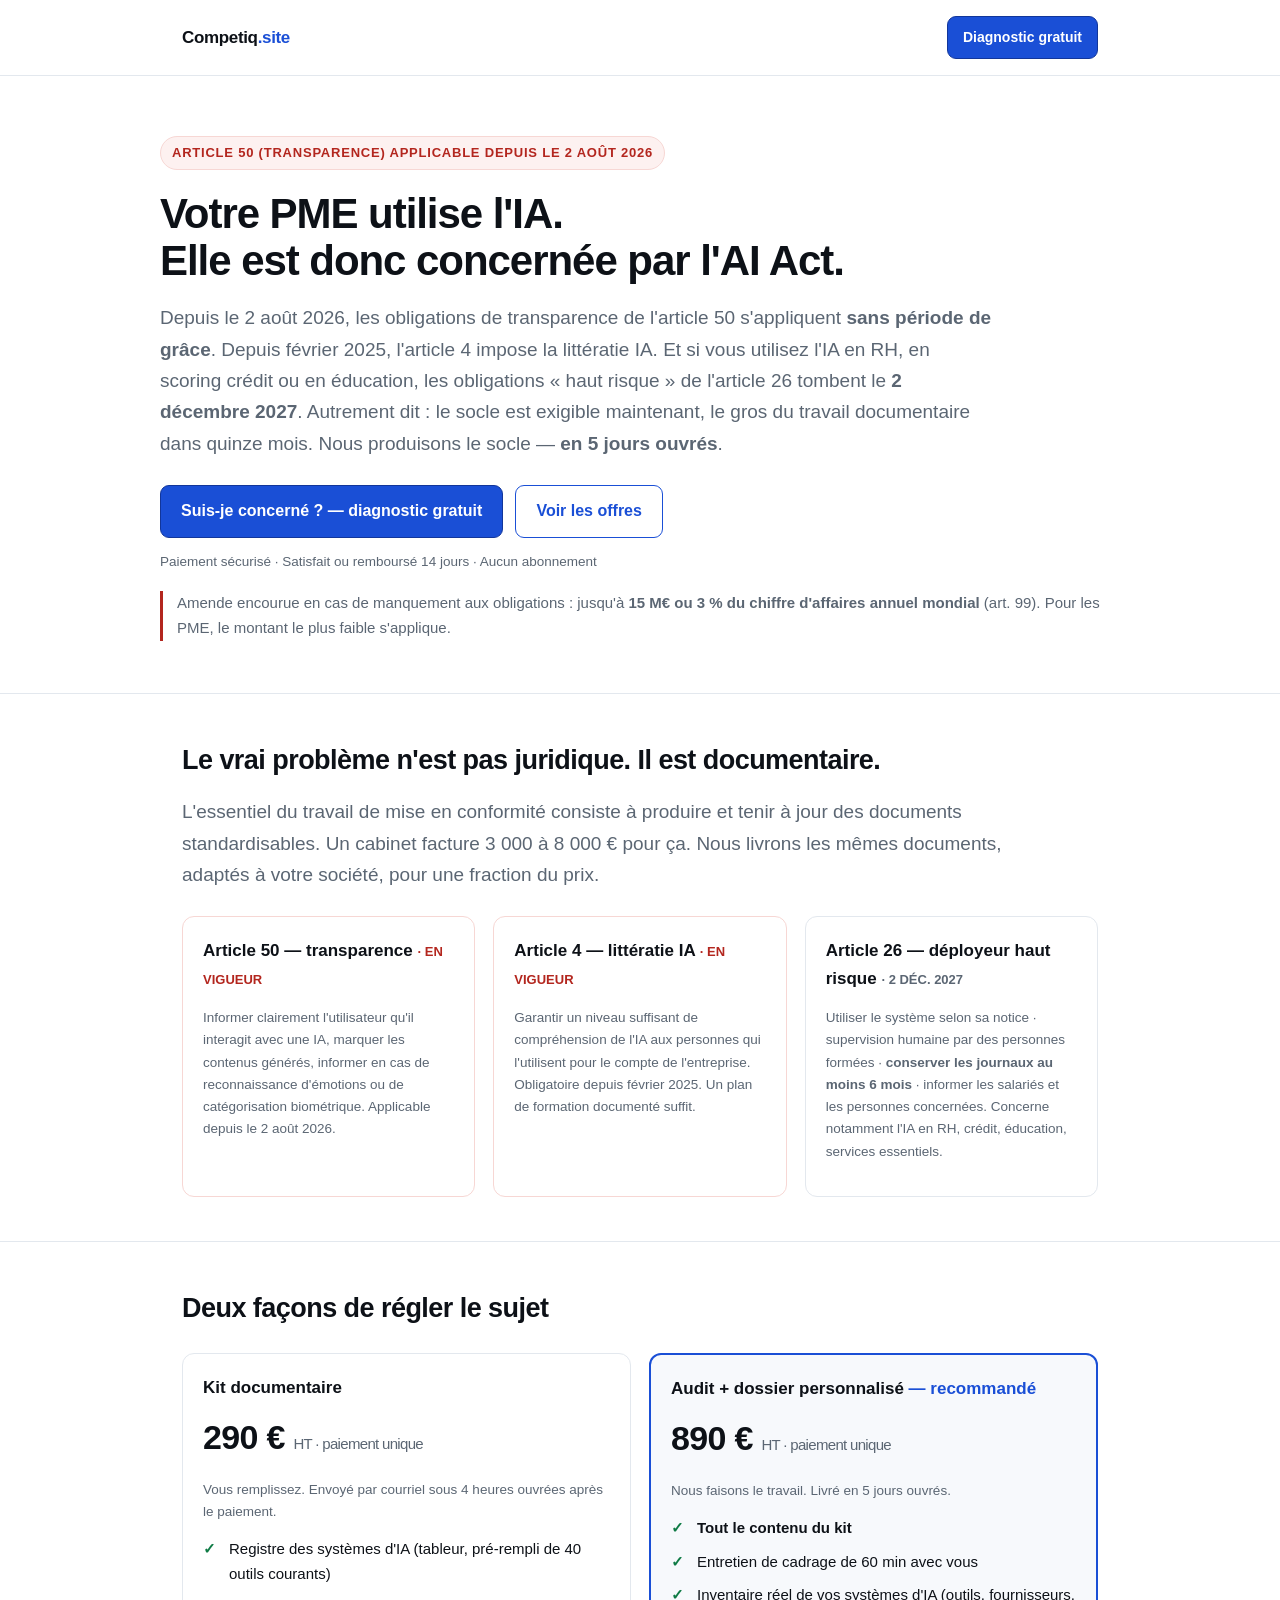
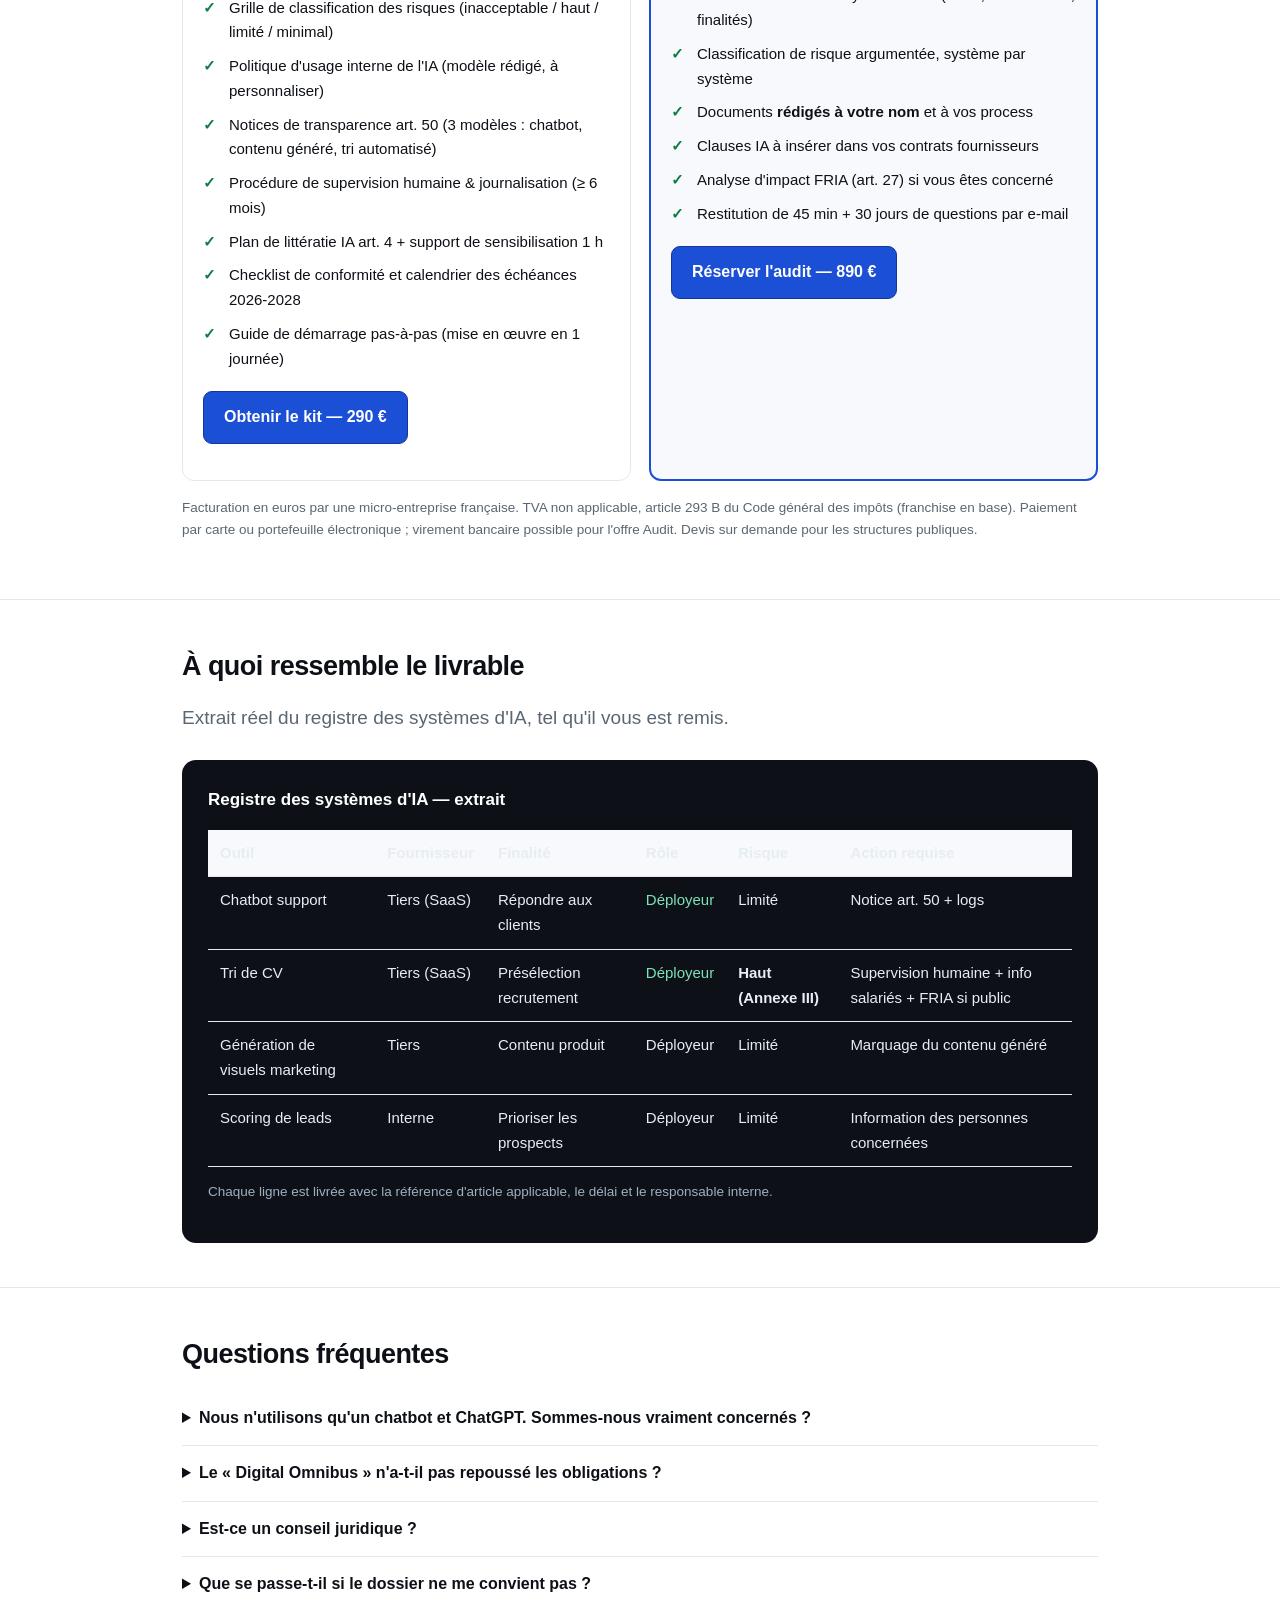
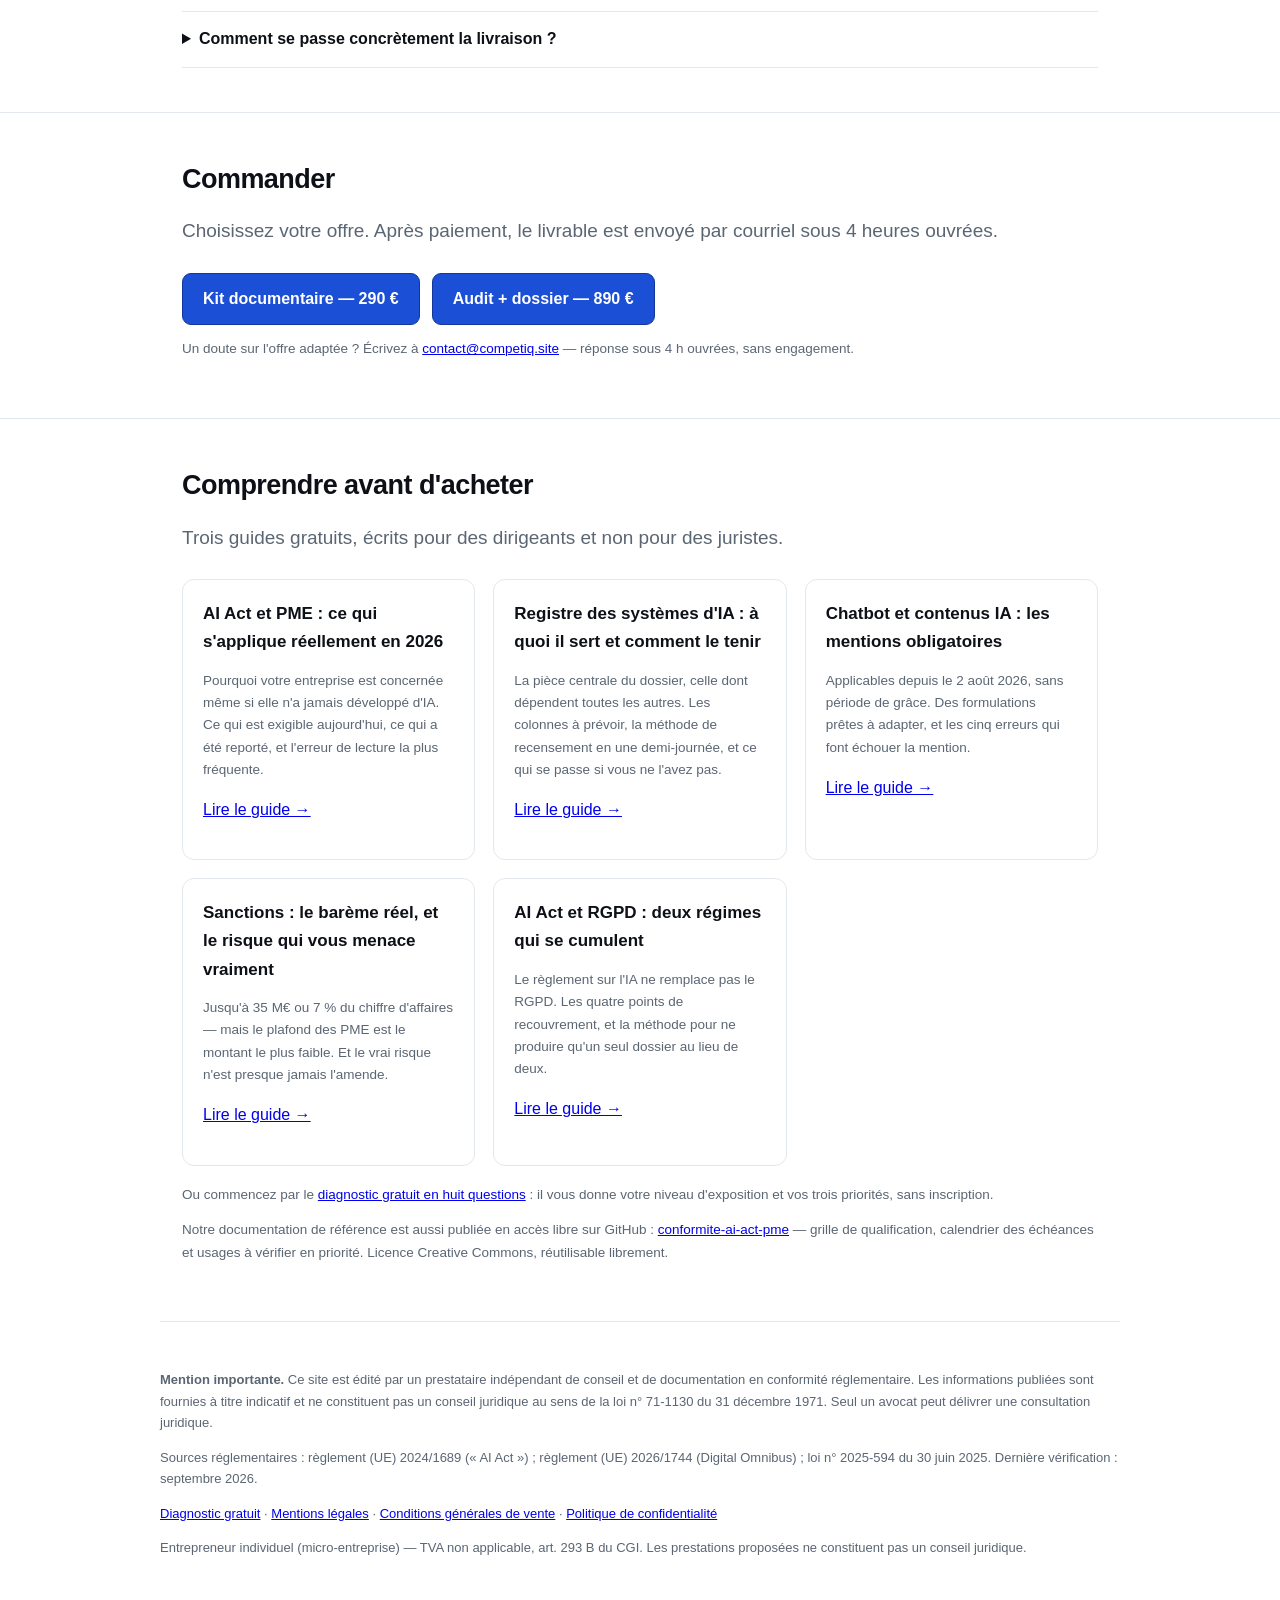
<file: index.html>
<!DOCTYPE html>
<html lang="fr">
<head>
<meta charset="utf-8">
<meta name="viewport" content="width=device-width, initial-scale=1">
<title>Competiq — Mettez votre PME en règle avec l'AI Act en 5 jours</title>
<meta name="description" content="L'AI Act s'applique depuis le 2 août 2026. Dossier de conformité IA complet pour PME : registre des systèmes d'IA, transparence art. 50, supervision humaine, littératie IA. Livré en 5 jours ouvrés. À partir de 290 € HT.">
<style>
  :root{
    --ink:#0d1117; --muted:#5b6673; --line:#e3e8ee; --bg:#ffffff; --soft:#f7f9fc;
    --accent:#1a4fd6; --accent-dark:#12369a; --warn:#b3261e; --ok:#0f7b45;
  }
  *{box-sizing:border-box}
  body{margin:0;font:16px/1.65 -apple-system,BlinkMacSystemFont,"Segoe UI",Roboto,Helvetica,Arial,sans-serif;color:var(--ink);background:var(--bg)}
  .wrap{max-width:960px;margin:0 auto;padding:0 22px}
  header{border-bottom:1px solid var(--line);padding:16px 0;position:sticky;top:0;background:rgba(255,255,255,.92);backdrop-filter:blur(8px);z-index:10}
  header .wrap{display:flex;align-items:center;justify-content:space-between;gap:16px}
  .brand{font-weight:700;letter-spacing:-.02em;font-size:17px}
  .brand span{color:var(--accent)}
  .btn{display:inline-block;background:var(--accent);color:#fff;text-decoration:none;padding:12px 20px;border-radius:9px;font-weight:600;border:1px solid var(--accent-dark);transition:.15s}
  .btn:hover{background:var(--accent-dark)}
  .btn.sm{padding:9px 15px;font-size:14px}
  .btn.ghost{background:#fff;color:var(--accent);border:1px solid var(--accent)}
  .btn.ghost:hover{background:#f0f4ff}
  .hero{padding:60px 0 34px}
  .eyebrow{display:inline-block;font-size:13px;font-weight:700;letter-spacing:.06em;text-transform:uppercase;color:var(--warn);background:#fdf1f0;border:1px solid #f7d7d4;padding:5px 11px;border-radius:99px;margin-bottom:20px}
  h1{font-size:42px;line-height:1.13;letter-spacing:-.025em;margin:0 0 18px;font-weight:750}
  h2{font-size:27px;letter-spacing:-.02em;margin:0 0 14px;font-weight:700}
  h3{font-size:17px;margin:0 0 7px;font-weight:700}
  .lead{font-size:19px;color:var(--muted);max-width:44em;margin:0 0 26px}
  .cta-row{display:flex;gap:12px;flex-wrap:wrap;align-items:center;margin-bottom:12px}
  .note{font-size:13.5px;color:var(--muted)}
  section{padding:44px 0;border-top:1px solid var(--line)}
  .grid{display:grid;grid-template-columns:repeat(auto-fit,minmax(250px,1fr));gap:18px;margin-top:22px}
  .card{border:1px solid var(--line);border-radius:12px;padding:20px;background:var(--bg)}
  .card.soft{background:var(--soft)}
  .price{font-size:34px;font-weight:750;letter-spacing:-.02em;margin:6px 0 2px}
  .price small{font-size:15px;font-weight:500;color:var(--muted)}
  ul.clean{list-style:none;padding:0;margin:14px 0 0}
  ul.clean li{padding-left:26px;position:relative;margin-bottom:9px;font-size:15px}
  ul.clean li:before{content:"✓";position:absolute;left:0;top:0;color:var(--ok);font-weight:700}
  .dark{background:#0d1117;color:#e6edf3;border-radius:14px;padding:26px}
  .dark h3{color:#fff}
  .dark .k{color:#7ee2b8}
  table{width:100%;border-collapse:collapse;margin-top:16px;font-size:15px}
  th,td{text-align:left;padding:11px 12px;border-bottom:1px solid var(--line);vertical-align:top}
  th{font-weight:700;background:var(--soft)}
  details{border-bottom:1px solid var(--line);padding:14px 0}
  summary{cursor:pointer;font-weight:600}
  details p{color:var(--muted);margin:10px 0 0}
  .foot{padding:34px 0 70px;border-top:1px solid var(--line);font-size:13px;color:var(--muted)}
  .flag{font-size:15px;color:var(--muted);border-left:3px solid var(--warn);padding-left:14px;margin:18px 0}
  @media(max-width:640px){h1{font-size:31px}h2{font-size:23px}.lead{font-size:17px}}
</style>
</head>
<body>

<header><div class="wrap">
  <div class="brand">Competiq<span>.site</span></div>
  <a class="btn sm" href="test-conformite.html">Diagnostic gratuit</a>
</div></header>

<div class="wrap hero">
  <div class="eyebrow">Article 50 (transparence) applicable depuis le 2 août 2026</div>
  <h1>Votre PME utilise l'IA.<br>Elle est donc concernée par l'AI&nbsp;Act.</h1>
  <p class="lead">
    Depuis le 2 août 2026, les obligations de transparence de l'article 50 s'appliquent
    <strong>sans période de grâce</strong>. Depuis février 2025, l'article 4 impose la
    littératie IA. Et si vous utilisez l'IA en RH, en scoring crédit ou en éducation,
    les obligations « haut risque » de l'article 26 tombent le <strong>2 décembre 2027</strong>.
    Autrement dit : le socle est exigible maintenant, le gros du travail documentaire
    dans quinze mois. Nous produisons le socle — <strong>en 5 jours ouvrés</strong>.
  </p>
  <div class="cta-row">
    <a class="btn" href="test-conformite.html">Suis-je concerné ? — diagnostic gratuit</a>
    <a class="btn ghost" href="#offres">Voir les offres</a>
  </div>
  <p class="note">Paiement sécurisé · Satisfait ou remboursé 14 jours · Aucun abonnement</p>

  <div class="flag">
    Amende encourue en cas de manquement aux obligations : jusqu'à
    <strong>15 M€ ou 3 % du chiffre d'affaires annuel mondial</strong> (art. 99).
    Pour les PME, le montant le plus faible s'applique.
  </div>
</div>

<section id="probleme"><div class="wrap">
  <h2>Le vrai problème n'est pas juridique. Il est documentaire.</h2>
  <p class="lead">
    L'essentiel du travail de mise en conformité consiste à produire et tenir à jour des documents
    standardisables. Un cabinet facture 3 000 à 8 000 € pour ça. Nous livrons les mêmes
    documents, adaptés à votre société, pour une fraction du prix.
  </p>
  <div class="grid">
    <div class="card" style="border-color:#f7d7d4">
      <h3>Article 50 — transparence <span style="color:var(--warn);font-size:13px">· EN VIGUEUR</span></h3>
      <p class="note">Informer clairement l'utilisateur qu'il interagit avec une IA, marquer les contenus générés, informer en cas de reconnaissance d'émotions ou de catégorisation biométrique. Applicable depuis le 2 août 2026.</p>
    </div>
    <div class="card" style="border-color:#f7d7d4">
      <h3>Article 4 — littératie IA <span style="color:var(--warn);font-size:13px">· EN VIGUEUR</span></h3>
      <p class="note">Garantir un niveau suffisant de compréhension de l'IA aux personnes qui l'utilisent pour le compte de l'entreprise. Obligatoire depuis février 2025. Un plan de formation documenté suffit.</p>
    </div>
    <div class="card">
      <h3>Article 26 — déployeur haut risque <span style="color:var(--muted);font-size:13px">· 2 DÉC. 2027</span></h3>
      <p class="note">Utiliser le système selon sa notice · supervision humaine par des personnes formées · <strong>conserver les journaux au moins 6 mois</strong> · informer les salariés et les personnes concernées. Concerne notamment l'IA en RH, crédit, éducation, services essentiels.</p>
    </div>
  </div>
</div></section>

<section id="offres"><div class="wrap">
  <h2>Deux façons de régler le sujet</h2>
  <div class="grid">
    <div class="card">
      <h3>Kit documentaire</h3>
      <div class="price">290 € <small>HT · paiement unique</small></div>
      <p class="note">Vous remplissez. Envoyé par courriel sous 4 heures ouvrées après le paiement.</p>
      <ul class="clean">
        <li>Registre des systèmes d'IA (tableur, pré-rempli de 40 outils courants)</li>
        <li>Grille de classification des risques (inacceptable / haut / limité / minimal)</li>
        <li>Politique d'usage interne de l'IA (modèle rédigé, à personnaliser)</li>
        <li>Notices de transparence art. 50 (3 modèles : chatbot, contenu généré, tri automatisé)</li>
        <li>Procédure de supervision humaine &amp; journalisation (≥ 6 mois)</li>
        <li>Plan de littératie IA art. 4 + support de sensibilisation 1 h</li>
        <li>Checklist de conformité et calendrier des échéances 2026-2028</li>
        <li>Guide de démarrage pas-à-pas (mise en œuvre en 1 journée)</li>
      </ul>
      <p style="margin-top:20px"><a class="btn" href="#commander" data-offer="kit">Obtenir le kit — 290 €</a></p>
    </div>

    <div class="card soft" style="border-color:var(--accent);border-width:2px">
      <h3>Audit + dossier personnalisé <span style="color:var(--accent)">— recommandé</span></h3>
      <div class="price">890 € <small>HT · paiement unique</small></div>
      <p class="note">Nous faisons le travail. Livré en 5 jours ouvrés.</p>
      <ul class="clean">
        <li><strong>Tout le contenu du kit</strong></li>
        <li>Entretien de cadrage de 60 min avec vous</li>
        <li>Inventaire réel de vos systèmes d'IA (outils, fournisseurs, finalités)</li>
        <li>Classification de risque argumentée, système par système</li>
        <li>Documents <strong>rédigés à votre nom</strong> et à vos process</li>
        <li>Clauses IA à insérer dans vos contrats fournisseurs</li>
        <li>Analyse d'impact FRIA (art. 27) si vous êtes concerné</li>
        <li>Restitution de 45 min + 30 jours de questions par e-mail</li>
      </ul>
      <p style="margin-top:20px"><a class="btn" href="#commander" data-offer="audit">Réserver l'audit — 890 €</a></p>
    </div>
  </div>
  <p class="note" style="margin-top:16px">
    Facturation en euros par une micro-entreprise française. TVA non applicable, article 293 B du
    Code général des impôts (franchise en base). Paiement par carte ou portefeuille électronique ;
    virement bancaire possible pour l'offre Audit. Devis sur demande pour les structures publiques.
  </p>
</div></section>

<section id="echantillon"><div class="wrap">
  <h2>À quoi ressemble le livrable</h2>
  <p class="lead">Extrait réel du registre des systèmes d'IA, tel qu'il vous est remis.</p>
  <div class="dark">
    <h3>Registre des systèmes d'IA — extrait</h3>
    <table>
      <tr><th>Outil</th><th>Fournisseur</th><th>Finalité</th><th>Rôle</th><th>Risque</th><th>Action requise</th></tr>
      <tr><td>Chatbot support</td><td>Tiers (SaaS)</td><td>Répondre aux clients</td><td><span class="k">Déployeur</span></td><td>Limité</td><td>Notice art. 50 + logs</td></tr>
      <tr><td>Tri de CV</td><td>Tiers (SaaS)</td><td>Présélection recrutement</td><td><span class="k">Déployeur</span></td><td><strong>Haut (Annexe III)</strong></td><td>Supervision humaine + info salariés + FRIA si public</td></tr>
      <tr><td>Génération de visuels marketing</td><td>Tiers</td><td>Contenu produit</td><td>Déployeur</td><td>Limité</td><td>Marquage du contenu généré</td></tr>
      <tr><td>Scoring de leads</td><td>Interne</td><td>Prioriser les prospects</td><td>Déployeur</td><td>Limité</td><td>Information des personnes concernées</td></tr>
    </table>
    <p class="note" style="color:#9fb0c0;margin-top:14px">
      Chaque ligne est livrée avec la référence d'article applicable, le délai et le responsable interne.
    </p>
  </div>
</div></section>

<section><div class="wrap">
  <h2>Questions fréquentes</h2>

  <details><summary>Nous n'utilisons qu'un chatbot et ChatGPT. Sommes-nous vraiment concernés ?</summary>
  <p>Oui. Dès lors que vous mettez un système d'IA en service dans un contexte professionnel, vous êtes déployeur. Cela déclenche a minima l'article 4 (littératie IA), l'article 50 (transparence) et la tenue d'un registre. Le volume de travail est en revanche faible : c'est précisément pour cela que le kit à 290 € suffit dans ce cas.</p></details>

  <details><summary>Le « Digital Omnibus » n'a-t-il pas repoussé les obligations ?</summary>
  <p>Il a repoussé le <em>haut risque</em> : Annexe III au 2 décembre 2027, Annexe I au 2 août 2028. Il n'a touché ni les interdictions de l'article 5, ni les règles sur les modèles à usage général, ni les obligations de transparence de l'article 50 — déjà applicables. Le report ne vous dispense donc pas de documenter ce que vous faites.</p></details>

  <details><summary>Est-ce un conseil juridique ?</summary>
  <p>Non. Nous fournissons un travail de documentation et d'ingénierie de conformité. Les documents sont des modèles opérationnels adaptés à votre situation, pas une consultation d'avocat. Pour un avis juridique engageant, consultez un avocat — nos livrables lui feront d'ailleurs gagner plusieurs heures facturables.</p></details>

  <details><summary>Que se passe-t-il si le dossier ne me convient pas ?</summary>
  <p>Vous disposez de 14 jours pour demander le remboursement intégral, sans justification. Pour l'audit, le remboursement s'applique si la restitution n'a pas eu lieu.</p></details>

  <details><summary>Comment se passe concrètement la livraison ?</summary>
  <p>Après paiement, vous recevez le kit par courriel sous 4 heures ouvrées (fichiers DOCX, XLSX et PDF). Pour l'audit, un lien de réservation vous est envoyé dans l'heure ; la restitution intervient au plus tard 5 jours ouvrés après l'entretien de cadrage.</p></details>
</div></section>

<section id="commander"><div class="wrap">
  <h2>Commander</h2>
  <p class="lead">Choisissez votre offre. Après paiement, le livrable est envoyé par courriel sous 4 heures ouvrées.</p>
  <div class="cta-row">
    <a class="btn" id="pay-kit" href="https://www.paypal.com/ncp/payment/XTSS897LQKE2N">Kit documentaire — 290 €</a>
    <a class="btn" id="pay-audit" href="https://www.paypal.com/ncp/payment/VR92YMYRXH262">Audit + dossier — 890 €</a>
  </div>
  <p class="note">
    Un doute sur l'offre adaptée ? Écrivez à <a href="mailto:contact@competiq.site">contact@competiq.site</a> —
    réponse sous 4 h ouvrées, sans engagement.
  </p>
</div></section>

<section id="ressources"><div class="wrap">
  <h2>Comprendre avant d'acheter</h2>
  <p class="lead">Trois guides gratuits, écrits pour des dirigeants et non pour des juristes.</p>
  <div class="grid">
    <div class="card">
      <h3><a href="ai-act-pme.html" style="color:inherit;text-decoration:none">AI Act et PME : ce qui s'applique réellement en 2026</a></h3>
      <p class="note">Pourquoi votre entreprise est concernée même si elle n'a jamais développé d'IA. Ce qui est exigible aujourd'hui, ce qui a été reporté, et l'erreur de lecture la plus fréquente.</p>
      <p><a href="ai-act-pme.html">Lire le guide →</a></p>
    </div>
    <div class="card">
      <h3><a href="registre-systemes-ia.html" style="color:inherit;text-decoration:none">Registre des systèmes d'IA : à quoi il sert et comment le tenir</a></h3>
      <p class="note">La pièce centrale du dossier, celle dont dépendent toutes les autres. Les colonnes à prévoir, la méthode de recensement en une demi-journée, et ce qui se passe si vous ne l'avez pas.</p>
      <p><a href="registre-systemes-ia.html">Lire le guide →</a></p>
    </div>
    <div class="card">
      <h3><a href="mentions-transparence-ia.html" style="color:inherit;text-decoration:none">Chatbot et contenus IA : les mentions obligatoires</a></h3>
      <p class="note">Applicables depuis le 2 août 2026, sans période de grâce. Des formulations prêtes à adapter, et les cinq erreurs qui font échouer la mention.</p>
      <p><a href="mentions-transparence-ia.html">Lire le guide →</a></p>
    </div>
    <div class="card">
      <h3><a href="sanctions-ai-act.html" style="color:inherit;text-decoration:none">Sanctions : le barème réel, et le risque qui vous menace vraiment</a></h3>
      <p class="note">Jusqu'à 35 M€ ou 7 % du chiffre d'affaires — mais le plafond des PME est le montant le plus faible. Et le vrai risque n'est presque jamais l'amende.</p>
      <p><a href="sanctions-ai-act.html">Lire le guide →</a></p>
    </div>
    <div class="card">
      <h3><a href="ai-act-rgpd.html" style="color:inherit;text-decoration:none">AI Act et RGPD : deux régimes qui se cumulent</a></h3>
      <p class="note">Le règlement sur l'IA ne remplace pas le RGPD. Les quatre points de recouvrement, et la méthode pour ne produire qu'un seul dossier au lieu de deux.</p>
      <p><a href="ai-act-rgpd.html">Lire le guide →</a></p>
    </div>
  </div>
  <p class="note" style="margin-top:18px">Ou commencez par le <a href="test-conformite.html">diagnostic gratuit en huit questions</a> : il vous donne votre niveau d'exposition et vos trois priorités, sans inscription.</p>
  <p class="note" style="margin-top:10px">Notre documentation de référence est aussi publiée en accès libre sur GitHub :
  <a href="https://github.com/cyril-belin/conformite-ai-act-pme">conformite-ai-act-pme</a> — grille de qualification,
  calendrier des échéances et usages à vérifier en priorité. Licence Creative Commons, réutilisable librement.</p>
</div></section>

<div class="wrap foot">
  <p><strong>Mention importante.</strong> Ce site est édité par un prestataire indépendant de
  conseil et de documentation en conformité réglementaire. Les informations publiées sont
  fournies à titre indicatif et ne constituent pas un conseil juridique au sens de la
  loi n° 71-1130 du 31 décembre 1971. Seul un avocat peut délivrer une consultation juridique.</p>
  <p>Sources réglementaires : règlement (UE) 2024/1689 (« AI Act ») ; règlement (UE) 2026/1744
  (Digital Omnibus) ; loi n° 2025-594 du 30 juin 2025. Dernière vérification : septembre 2026.</p>
  <p>
    <a href="test-conformite.html">Diagnostic gratuit</a> ·
    <a href="mentions-legales.html">Mentions légales</a> ·
    <a href="cgv.html">Conditions générales de vente</a> ·
    <a href="confidentialite.html">Politique de confidentialité</a>
  </p>
  <p>Entrepreneur individuel (micro-entreprise) — TVA non applicable, art. 293 B du CGI.
  Les prestations proposées ne constituent pas un conseil juridique.</p>
</div>

<script>
  // Remplit les liens de paiement depuis la configuration (évite toute donnée codée en dur).
  var CFG = { kit: "https://www.paypal.com/ncp/payment/XTSS897LQKE2N", audit: "https://www.paypal.com/ncp/payment/VR92YMYRXH262" };
  document.querySelectorAll("[data-offer]").forEach(function (a) {
    var k = a.getAttribute("data-offer");
    if (CFG[k] && CFG[k].indexOf("URL") === -1) { a.href = CFG[k]; }
    else { a.href = "#commander"; a.addEventListener("click", function (e) {
      e.preventDefault();
      alert("Le lien de paiement sera activé à l'ouverture de la boutique. Écrivez-nous pour commander.");
    }); }
  });
</script>
</body>
</html>
</file>
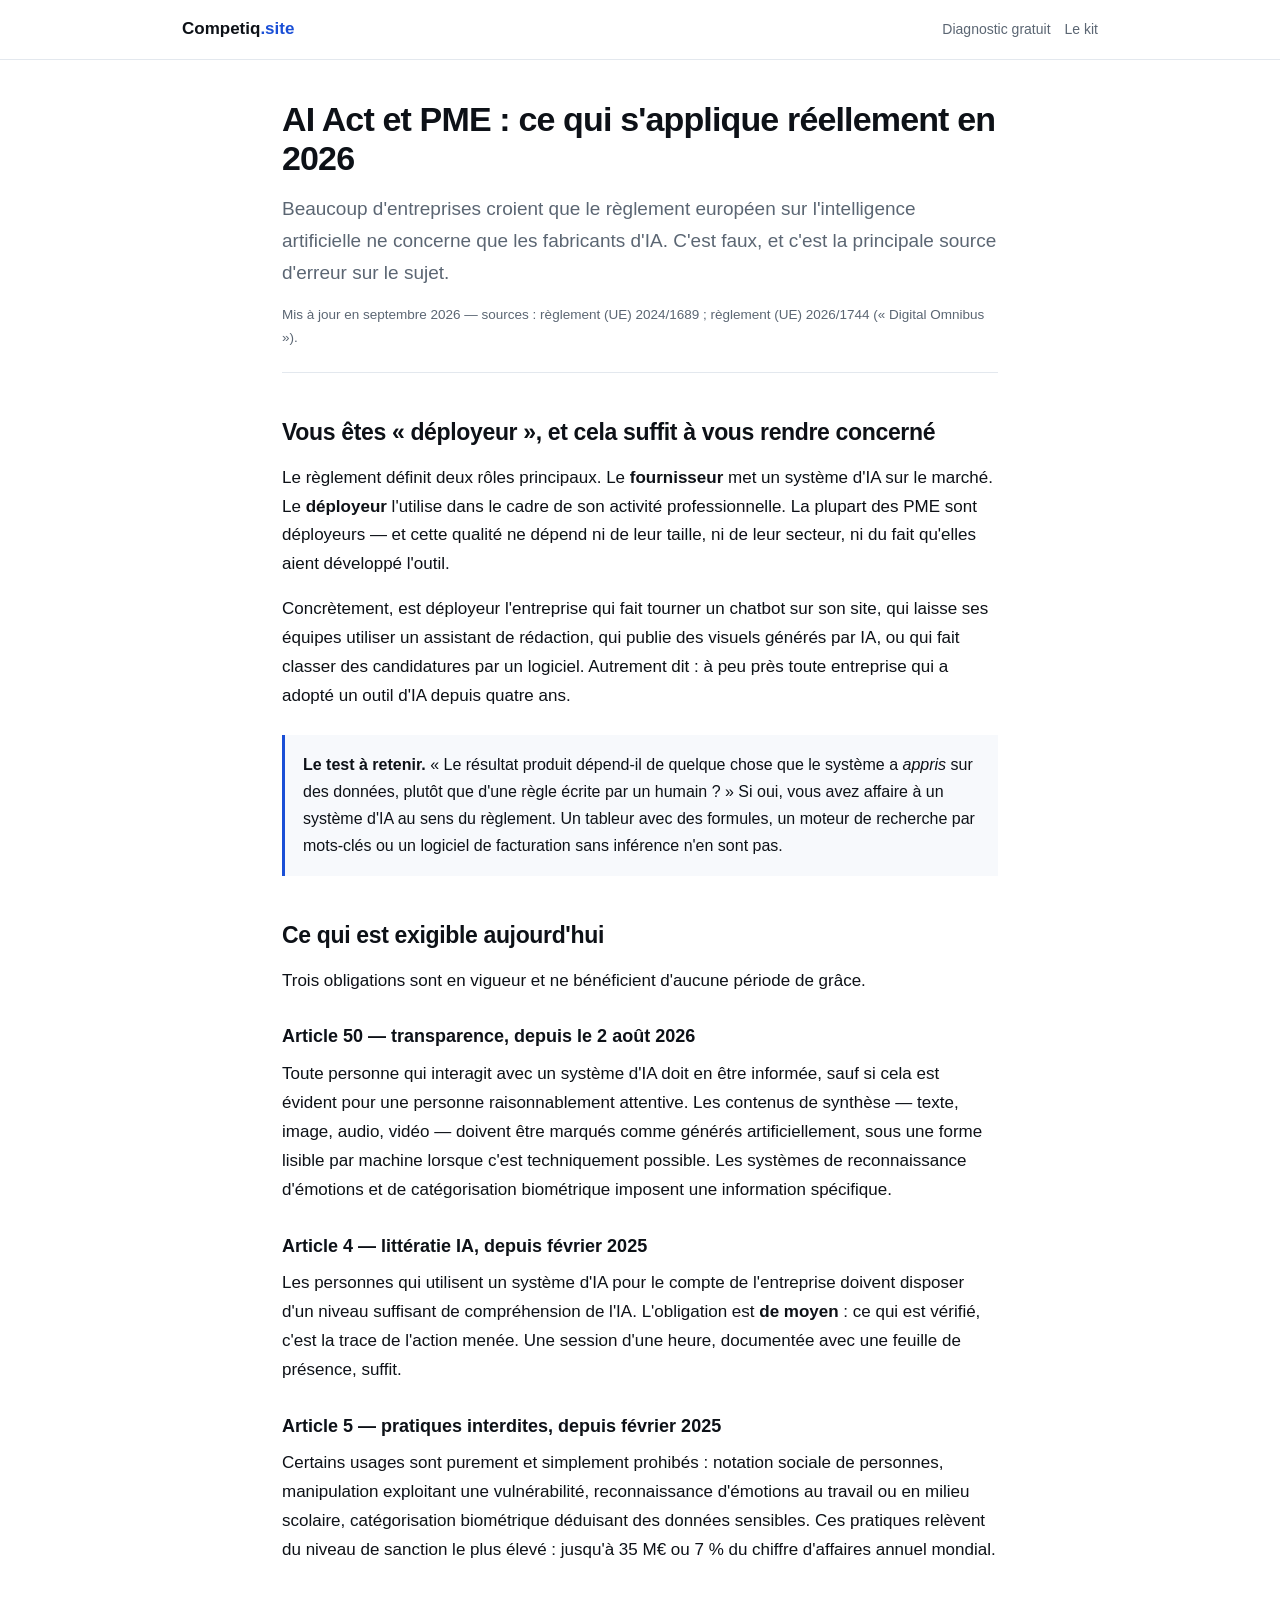
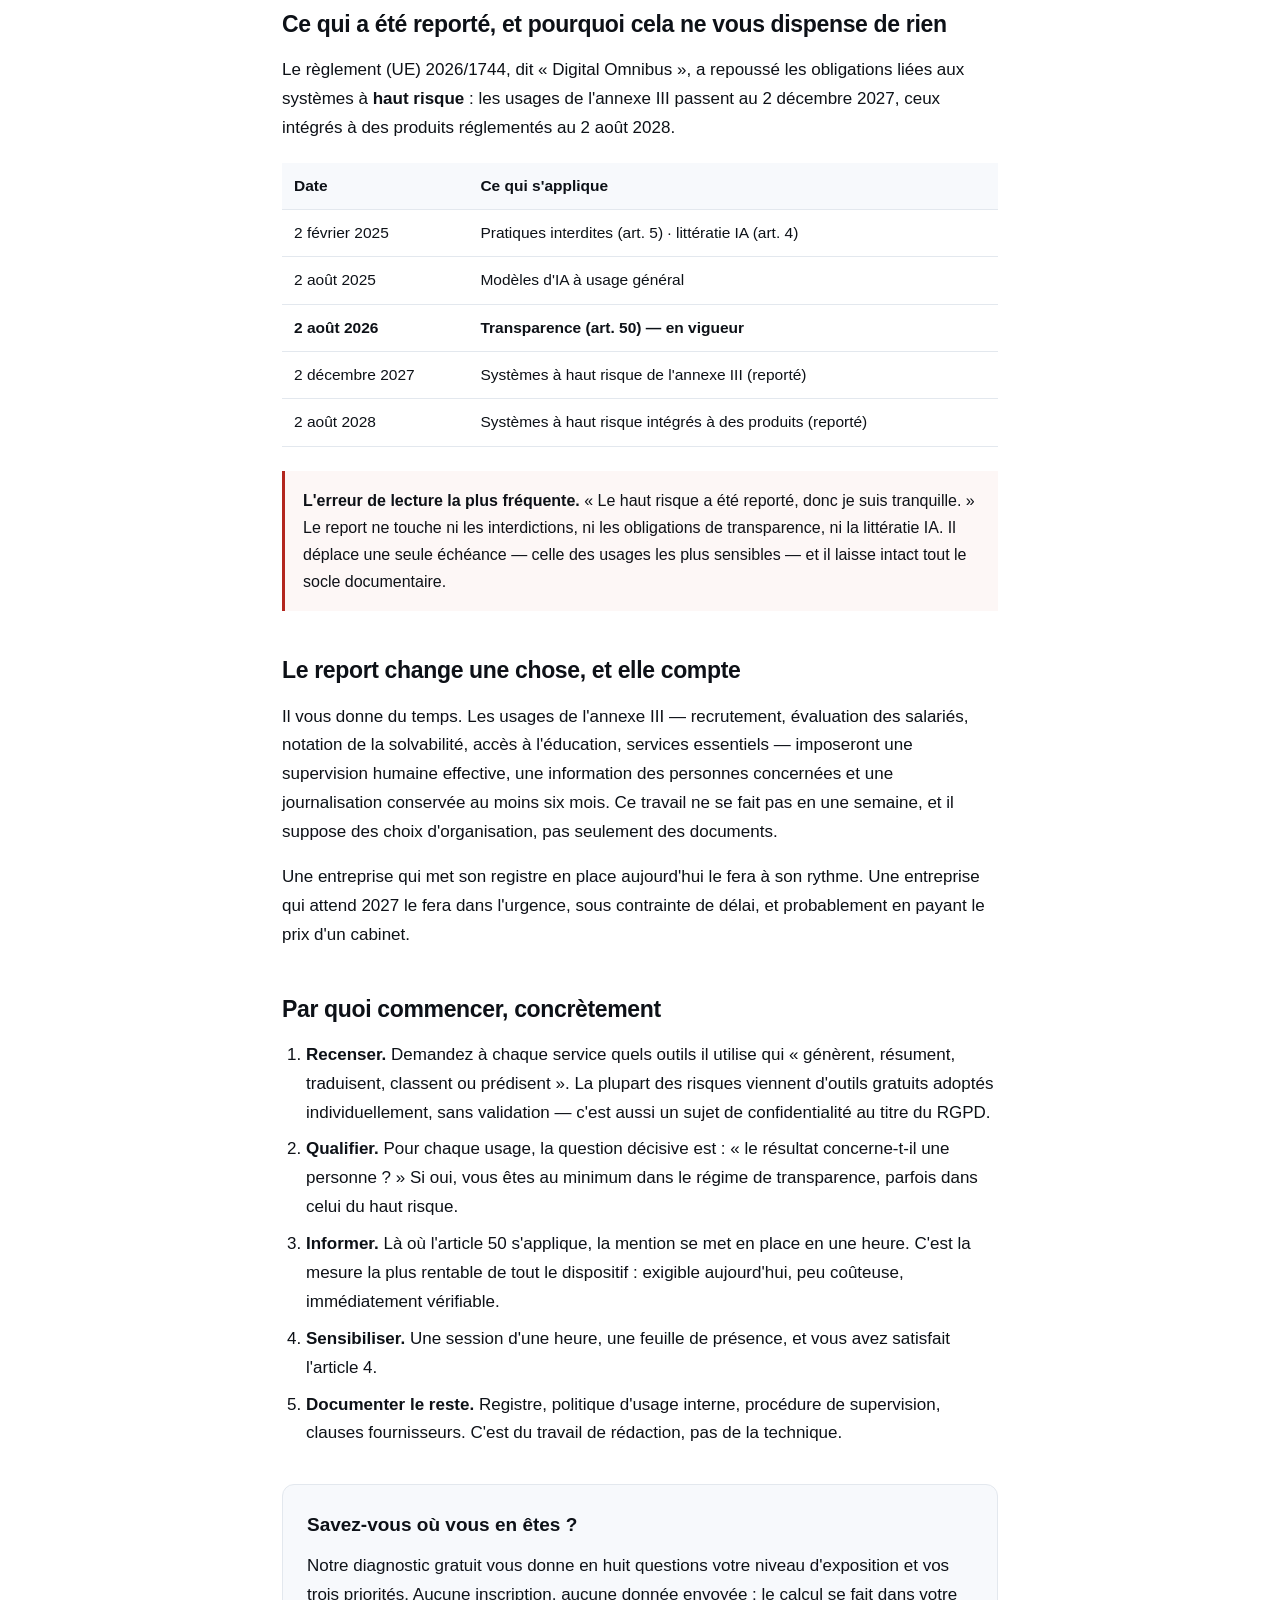
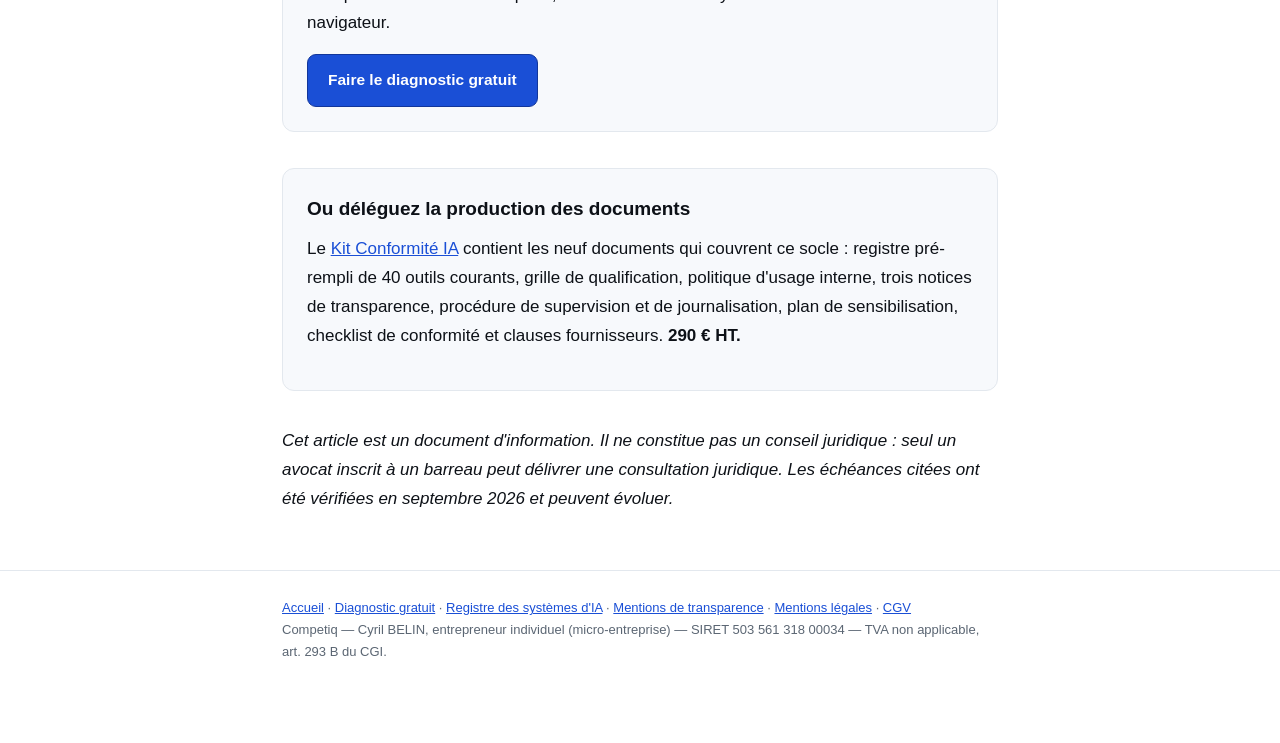
<file: ai-act-pme.html>
<!DOCTYPE html>
<html lang="fr">
<head>
<meta charset="utf-8">
<meta name="viewport" content="width=device-width, initial-scale=1">
<title>AI Act et PME : ce qui s'applique réellement en 2026</title>
<meta name="description" content="Le règlement européen sur l'IA concerne toute entreprise qui utilise un outil d'IA. Ce qui est exigible aujourd'hui, ce qui a été reporté au 2 décembre 2027, et par quoi commencer.">
<link rel="stylesheet" href="article.css">
</head>
<body>

<header><div class="wrap">
  <div class="brand"><a href="index.html">Competiq<span>.site</span></a></div>
  <nav class="top"><a href="test-conformite.html">Diagnostic gratuit</a><a href="index.html#offres">Le kit</a></nav>
</div></header>

<div class="wrap">
  <h1>AI Act et PME : ce qui s'applique réellement en 2026</h1>
  <p class="lead">Beaucoup d'entreprises croient que le règlement européen sur l'intelligence artificielle ne concerne que les fabricants d'IA. C'est faux, et c'est la principale source d'erreur sur le sujet.</p>
  <p class="meta">Mis à jour en septembre 2026 — sources : règlement (UE) 2024/1689 ; règlement (UE) 2026/1744 (« Digital Omnibus »).</p>

  <h2>Vous êtes « déployeur », et cela suffit à vous rendre concerné</h2>
  <p>Le règlement définit deux rôles principaux. Le <strong>fournisseur</strong> met un système d'IA sur le marché. Le <strong>déployeur</strong> l'utilise dans le cadre de son activité professionnelle. La plupart des PME sont déployeurs — et cette qualité ne dépend ni de leur taille, ni de leur secteur, ni du fait qu'elles aient développé l'outil.</p>
  <p>Concrètement, est déployeur l'entreprise qui fait tourner un chatbot sur son site, qui laisse ses équipes utiliser un assistant de rédaction, qui publie des visuels générés par IA, ou qui fait classer des candidatures par un logiciel. Autrement dit : à peu près toute entreprise qui a adopté un outil d'IA depuis quatre ans.</p>

  <div class="callout">
    <strong>Le test à retenir.</strong> « Le résultat produit dépend-il de quelque chose que le système a <em>appris</em> sur des données, plutôt que d'une règle écrite par un humain ? » Si oui, vous avez affaire à un système d'IA au sens du règlement. Un tableur avec des formules, un moteur de recherche par mots-clés ou un logiciel de facturation sans inférence n'en sont pas.
  </div>

  <h2>Ce qui est exigible aujourd'hui</h2>
  <p>Trois obligations sont en vigueur et ne bénéficient d'aucune période de grâce.</p>

  <h3>Article 50 — transparence, depuis le 2 août 2026</h3>
  <p>Toute personne qui interagit avec un système d'IA doit en être informée, sauf si cela est évident pour une personne raisonnablement attentive. Les contenus de synthèse — texte, image, audio, vidéo — doivent être marqués comme générés artificiellement, sous une forme lisible par machine lorsque c'est techniquement possible. Les systèmes de reconnaissance d'émotions et de catégorisation biométrique imposent une information spécifique.</p>

  <h3>Article 4 — littératie IA, depuis février 2025</h3>
  <p>Les personnes qui utilisent un système d'IA pour le compte de l'entreprise doivent disposer d'un niveau suffisant de compréhension de l'IA. L'obligation est <strong>de moyen</strong> : ce qui est vérifié, c'est la trace de l'action menée. Une session d'une heure, documentée avec une feuille de présence, suffit.</p>

  <h3>Article 5 — pratiques interdites, depuis février 2025</h3>
  <p>Certains usages sont purement et simplement prohibés : notation sociale de personnes, manipulation exploitant une vulnérabilité, reconnaissance d'émotions au travail ou en milieu scolaire, catégorisation biométrique déduisant des données sensibles. Ces pratiques relèvent du niveau de sanction le plus élevé : jusqu'à 35 M€ ou 7 % du chiffre d'affaires annuel mondial.</p>

  <h2>Ce qui a été reporté, et pourquoi cela ne vous dispense de rien</h2>
  <p>Le règlement (UE) 2026/1744, dit « Digital Omnibus », a repoussé les obligations liées aux systèmes à <strong>haut risque</strong> : les usages de l'annexe III passent au 2 décembre 2027, ceux intégrés à des produits réglementés au 2 août 2028.</p>

  <table>
    <tr><th>Date</th><th>Ce qui s'applique</th></tr>
    <tr><td>2 février 2025</td><td>Pratiques interdites (art. 5) · littératie IA (art. 4)</td></tr>
    <tr><td>2 août 2025</td><td>Modèles d'IA à usage général</td></tr>
    <tr><td><strong>2 août 2026</strong></td><td><strong>Transparence (art. 50) — en vigueur</strong></td></tr>
    <tr><td>2 décembre 2027</td><td>Systèmes à haut risque de l'annexe III (reporté)</td></tr>
    <tr><td>2 août 2028</td><td>Systèmes à haut risque intégrés à des produits (reporté)</td></tr>
  </table>

  <div class="callout warn">
    <strong>L'erreur de lecture la plus fréquente.</strong> « Le haut risque a été reporté, donc je suis tranquille. » Le report ne touche ni les interdictions, ni les obligations de transparence, ni la littératie IA. Il déplace une seule échéance — celle des usages les plus sensibles — et il laisse intact tout le socle documentaire.
  </div>

  <h2>Le report change une chose, et elle compte</h2>
  <p>Il vous donne du temps. Les usages de l'annexe III — recrutement, évaluation des salariés, notation de la solvabilité, accès à l'éducation, services essentiels — imposeront une supervision humaine effective, une information des personnes concernées et une journalisation conservée au moins six mois. Ce travail ne se fait pas en une semaine, et il suppose des choix d'organisation, pas seulement des documents.</p>
  <p>Une entreprise qui met son registre en place aujourd'hui le fera à son rythme. Une entreprise qui attend 2027 le fera dans l'urgence, sous contrainte de délai, et probablement en payant le prix d'un cabinet.</p>

  <h2>Par quoi commencer, concrètement</h2>
  <ol>
    <li><strong>Recenser.</strong> Demandez à chaque service quels outils il utilise qui « génèrent, résument, traduisent, classent ou prédisent ». La plupart des risques viennent d'outils gratuits adoptés individuellement, sans validation — c'est aussi un sujet de confidentialité au titre du RGPD.</li>
    <li><strong>Qualifier.</strong> Pour chaque usage, la question décisive est : « le résultat concerne-t-il une personne ? » Si oui, vous êtes au minimum dans le régime de transparence, parfois dans celui du haut risque.</li>
    <li><strong>Informer.</strong> Là où l'article 50 s'applique, la mention se met en place en une heure. C'est la mesure la plus rentable de tout le dispositif : exigible aujourd'hui, peu coûteuse, immédiatement vérifiable.</li>
    <li><strong>Sensibiliser.</strong> Une session d'une heure, une feuille de présence, et vous avez satisfait l'article 4.</li>
    <li><strong>Documenter le reste.</strong> Registre, politique d'usage interne, procédure de supervision, clauses fournisseurs. C'est du travail de rédaction, pas de la technique.</li>
  </ol>

  <div class="cta">
    <h3>Savez-vous où vous en êtes ?</h3>
    <p>Notre diagnostic gratuit vous donne en huit questions votre niveau d'exposition et vos trois priorités. Aucune inscription, aucune donnée envoyée : le calcul se fait dans votre navigateur.</p>
    <p style="margin-bottom:0"><a class="btn" href="test-conformite.html">Faire le diagnostic gratuit</a></p>
  </div>

  <div class="cta">
    <h3>Ou déléguez la production des documents</h3>
    <p>Le <a href="index.html#offres">Kit Conformité IA</a> contient les neuf documents qui couvrent ce socle : registre pré-rempli de 40 outils courants, grille de qualification, politique d'usage interne, trois notices de transparence, procédure de supervision et de journalisation, plan de sensibilisation, checklist de conformité et clauses fournisseurs. <strong>290 € HT.</strong></p>
  </div>

  <p><em>Cet article est un document d'information. Il ne constitue pas un conseil juridique : seul un avocat inscrit à un barreau peut délivrer une consultation juridique. Les échéances citées ont été vérifiées en septembre 2026 et peuvent évoluer.</em></p>
</div>

<footer><div class="wrap">
  <a href="index.html">Accueil</a> · <a href="test-conformite.html">Diagnostic gratuit</a> ·
  <a href="registre-systemes-ia.html">Registre des systèmes d'IA</a> ·
  <a href="mentions-transparence-ia.html">Mentions de transparence</a> ·
  <a href="mentions-legales.html">Mentions légales</a> · <a href="cgv.html">CGV</a>
  <p>Competiq — Cyril BELIN, entrepreneur individuel (micro-entreprise) — SIRET 503 561 318 00034 — TVA non applicable, art. 293 B du CGI.</p>
</div></footer>
</body></html>
</file>
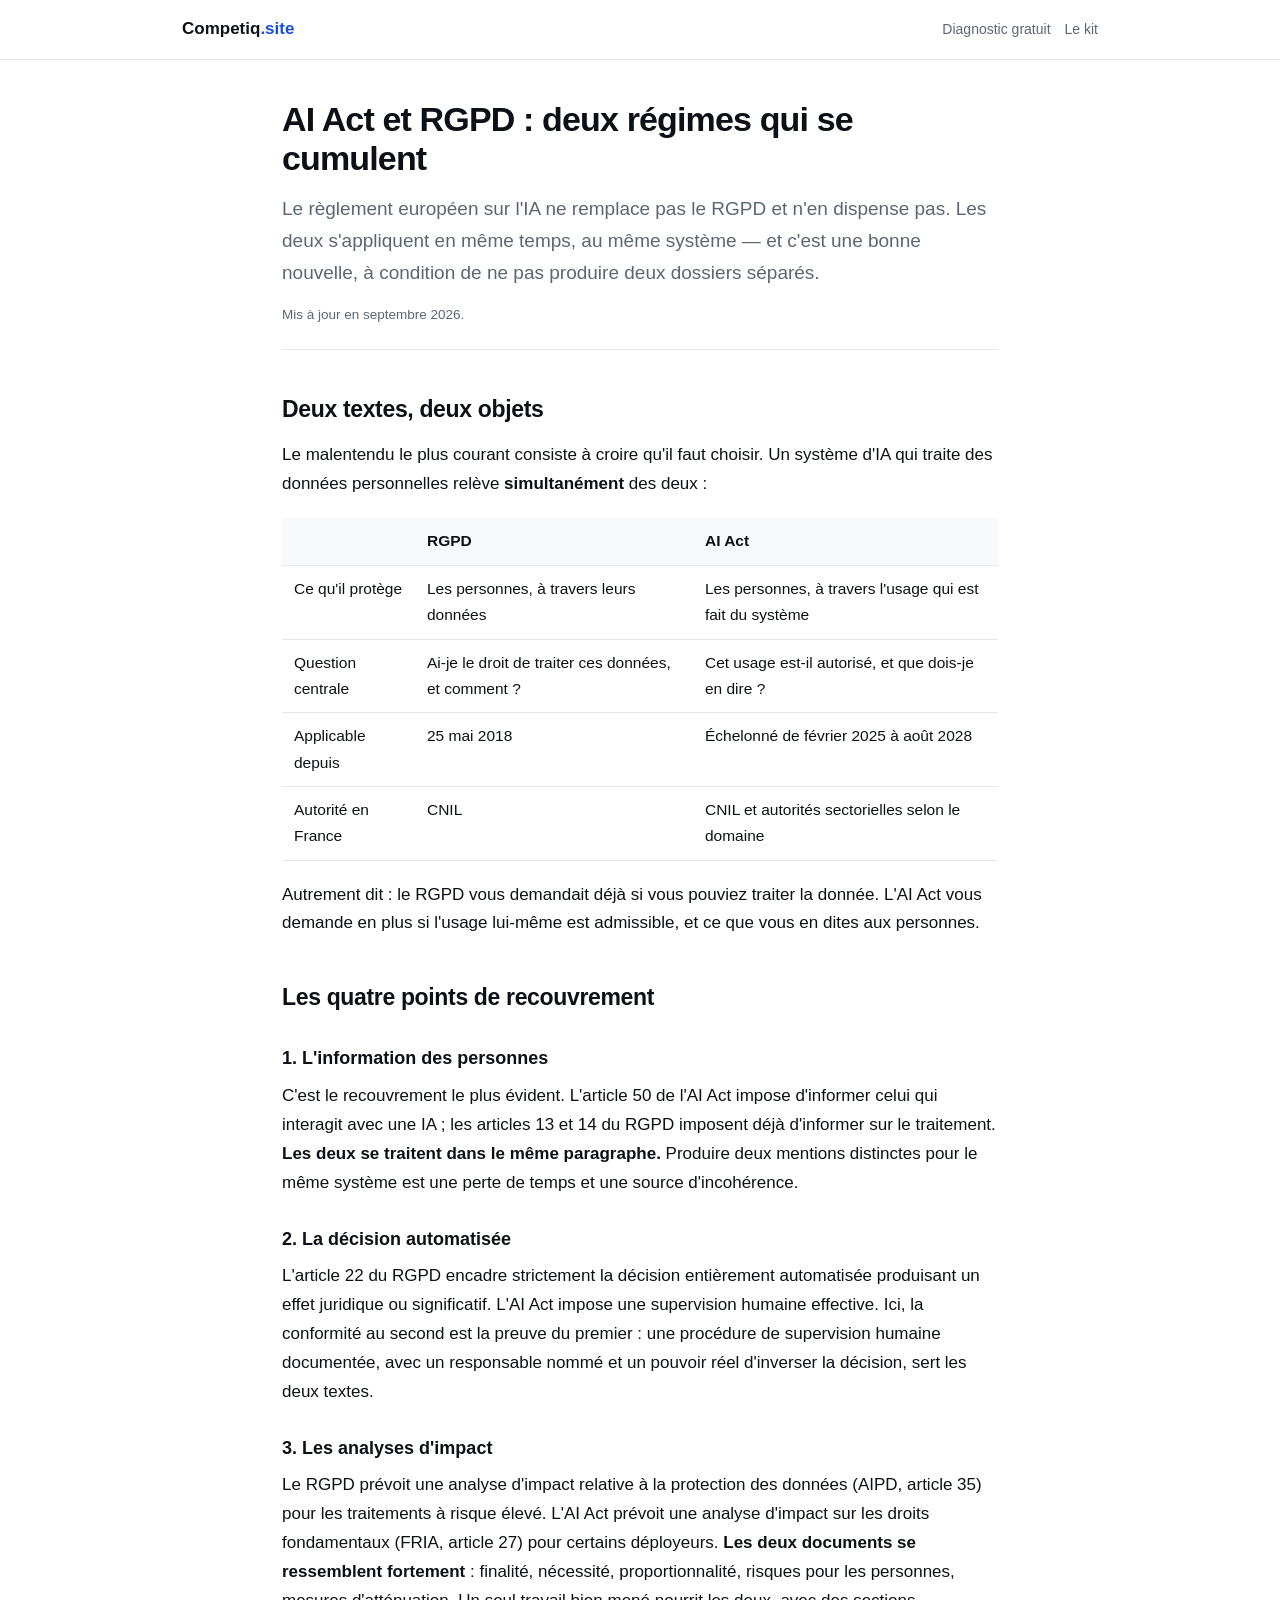
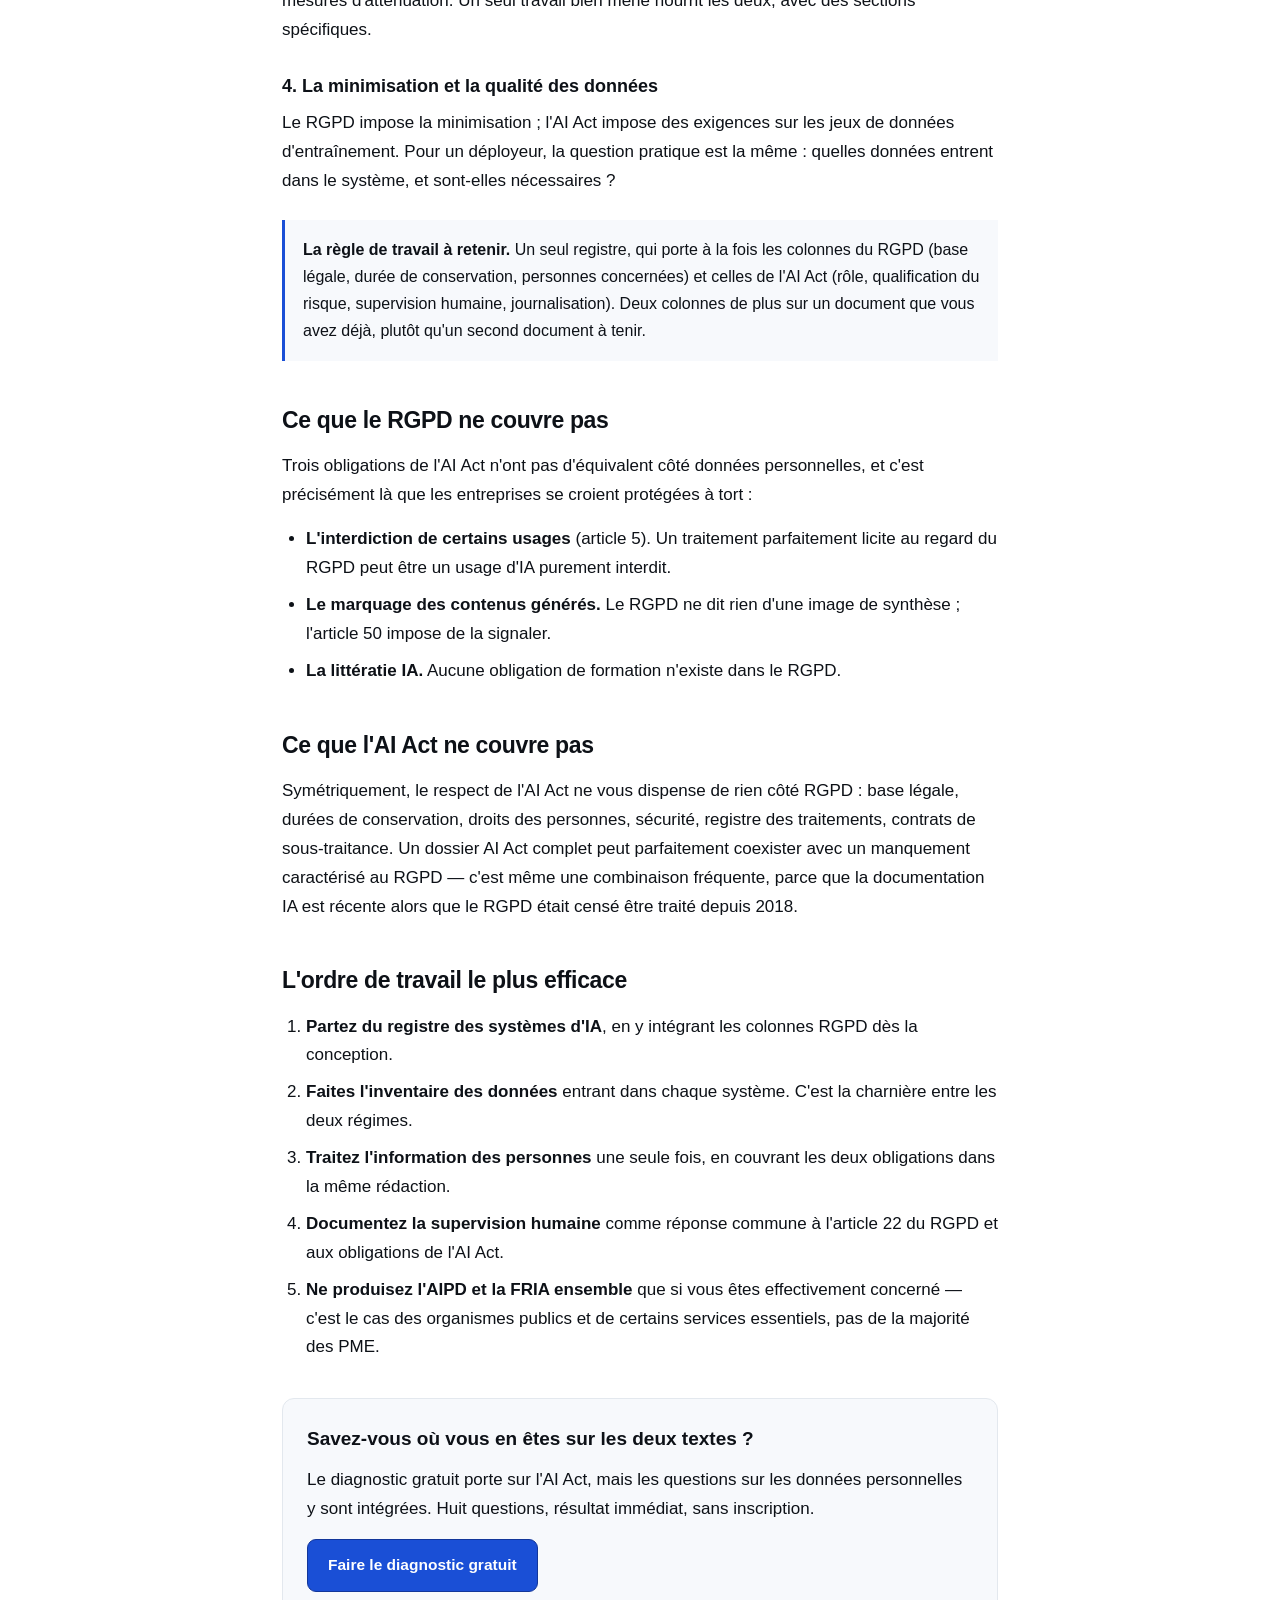
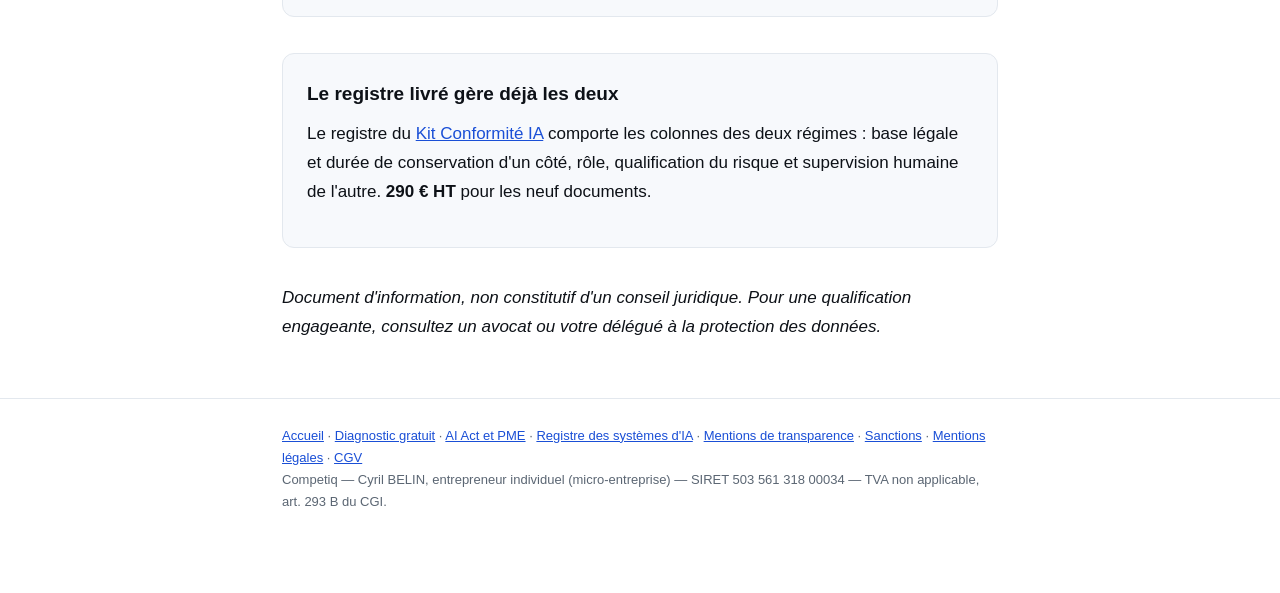
<file: ai-act-rgpd.html>
<!DOCTYPE html>
<html lang="fr">
<head>
<meta charset="utf-8">
<meta name="viewport" content="width=device-width, initial-scale=1">
<title>AI Act et RGPD : deux régimes qui se cumulent, et comment ne pas travailler deux fois</title>
<meta name="description" content="L'AI Act ne remplace pas le RGPD : les deux s'appliquent en même temps. Points de recouvrement, différences, et la méthode pour traiter les deux dans un seul dossier.">
<link rel="stylesheet" href="article.css">
</head>
<body>

<header><div class="wrap">
  <div class="brand"><a href="index.html">Competiq<span>.site</span></a></div>
  <nav class="top"><a href="test-conformite.html">Diagnostic gratuit</a><a href="index.html#offres">Le kit</a></nav>
</div></header>

<div class="wrap">
  <h1>AI Act et RGPD : deux régimes qui se cumulent</h1>
  <p class="lead">Le règlement européen sur l'IA ne remplace pas le RGPD et n'en dispense pas. Les deux s'appliquent en même temps, au même système — et c'est une bonne nouvelle, à condition de ne pas produire deux dossiers séparés.</p>
  <p class="meta">Mis à jour en septembre 2026.</p>

  <h2>Deux textes, deux objets</h2>
  <p>Le malentendu le plus courant consiste à croire qu'il faut choisir. Un système d'IA qui traite des données personnelles relève <strong>simultanément</strong> des deux :</p>
  <table>
    <tr><th></th><th>RGPD</th><th>AI Act</th></tr>
    <tr>
      <td>Ce qu'il protège</td>
      <td>Les personnes, à travers leurs données</td>
      <td>Les personnes, à travers l'usage qui est fait du système</td>
    </tr>
    <tr>
      <td>Question centrale</td>
      <td>Ai-je le droit de traiter ces données, et comment ?</td>
      <td>Cet usage est-il autorisé, et que dois-je en dire ?</td>
    </tr>
    <tr>
      <td>Applicable depuis</td>
      <td>25 mai 2018</td>
      <td>Échelonné de février 2025 à août 2028</td>
    </tr>
    <tr>
      <td>Autorité en France</td>
      <td>CNIL</td>
      <td>CNIL et autorités sectorielles selon le domaine</td>
    </tr>
  </table>
  <p>Autrement dit : le RGPD vous demandait déjà si vous pouviez traiter la donnée. L'AI Act vous demande en plus si l'usage lui-même est admissible, et ce que vous en dites aux personnes.</p>

  <h2>Les quatre points de recouvrement</h2>

  <h3>1. L'information des personnes</h3>
  <p>C'est le recouvrement le plus évident. L'article 50 de l'AI Act impose d'informer celui qui interagit avec une IA ; les articles 13 et 14 du RGPD imposent déjà d'informer sur le traitement. <strong>Les deux se traitent dans le même paragraphe.</strong> Produire deux mentions distinctes pour le même système est une perte de temps et une source d'incohérence.</p>

  <h3>2. La décision automatisée</h3>
  <p>L'article 22 du RGPD encadre strictement la décision entièrement automatisée produisant un effet juridique ou significatif. L'AI Act impose une supervision humaine effective. Ici, la conformité au second est la preuve du premier : une procédure de supervision humaine documentée, avec un responsable nommé et un pouvoir réel d'inverser la décision, sert les deux textes.</p>

  <h3>3. Les analyses d'impact</h3>
  <p>Le RGPD prévoit une analyse d'impact relative à la protection des données (AIPD, article 35) pour les traitements à risque élevé. L'AI Act prévoit une analyse d'impact sur les droits fondamentaux (FRIA, article 27) pour certains déployeurs. <strong>Les deux documents se ressemblent fortement</strong> : finalité, nécessité, proportionnalité, risques pour les personnes, mesures d'atténuation. Un seul travail bien mené nourrit les deux, avec des sections spécifiques.</p>

  <h3>4. La minimisation et la qualité des données</h3>
  <p>Le RGPD impose la minimisation ; l'AI Act impose des exigences sur les jeux de données d'entraînement. Pour un déployeur, la question pratique est la même : quelles données entrent dans le système, et sont-elles nécessaires ?</p>

  <div class="callout">
    <strong>La règle de travail à retenir.</strong> Un seul registre, qui porte à la fois les colonnes du RGPD (base légale, durée de conservation, personnes concernées) et celles de l'AI Act (rôle, qualification du risque, supervision humaine, journalisation). Deux colonnes de plus sur un document que vous avez déjà, plutôt qu'un second document à tenir.
  </div>

  <h2>Ce que le RGPD ne couvre pas</h2>
  <p>Trois obligations de l'AI Act n'ont pas d'équivalent côté données personnelles, et c'est précisément là que les entreprises se croient protégées à tort :</p>
  <ul>
    <li><strong>L'interdiction de certains usages</strong> (article 5). Un traitement parfaitement licite au regard du RGPD peut être un usage d'IA purement interdit.</li>
    <li><strong>Le marquage des contenus générés.</strong> Le RGPD ne dit rien d'une image de synthèse ; l'article 50 impose de la signaler.</li>
    <li><strong>La littératie IA.</strong> Aucune obligation de formation n'existe dans le RGPD.</li>
  </ul>

  <h2>Ce que l'AI Act ne couvre pas</h2>
  <p>Symétriquement, le respect de l'AI Act ne vous dispense de rien côté RGPD : base légale, durées de conservation, droits des personnes, sécurité, registre des traitements, contrats de sous-traitance. Un dossier AI Act complet peut parfaitement coexister avec un manquement caractérisé au RGPD — c'est même une combinaison fréquente, parce que la documentation IA est récente alors que le RGPD était censé être traité depuis 2018.</p>

  <h2>L'ordre de travail le plus efficace</h2>
  <ol>
    <li><strong>Partez du registre des systèmes d'IA</strong>, en y intégrant les colonnes RGPD dès la conception.</li>
    <li><strong>Faites l'inventaire des données</strong> entrant dans chaque système. C'est la charnière entre les deux régimes.</li>
    <li><strong>Traitez l'information des personnes</strong> une seule fois, en couvrant les deux obligations dans la même rédaction.</li>
    <li><strong>Documentez la supervision humaine</strong> comme réponse commune à l'article 22 du RGPD et aux obligations de l'AI Act.</li>
    <li><strong>Ne produisez l'AIPD et la FRIA ensemble</strong> que si vous êtes effectivement concerné — c'est le cas des organismes publics et de certains services essentiels, pas de la majorité des PME.</li>
  </ol>

  <div class="cta">
    <h3>Savez-vous où vous en êtes sur les deux textes ?</h3>
    <p>Le diagnostic gratuit porte sur l'AI Act, mais les questions sur les données personnelles y sont intégrées. Huit questions, résultat immédiat, sans inscription.</p>
    <p style="margin-bottom:0"><a class="btn" href="test-conformite.html">Faire le diagnostic gratuit</a></p>
  </div>

  <div class="cta">
    <h3>Le registre livré gère déjà les deux</h3>
    <p>Le registre du <a href="index.html#offres">Kit Conformité IA</a> comporte les colonnes des deux régimes : base légale et durée de conservation d'un côté, rôle, qualification du risque et supervision humaine de l'autre. <strong>290 € HT</strong> pour les neuf documents.</p>
  </div>

  <p><em>Document d'information, non constitutif d'un conseil juridique. Pour une qualification engageante, consultez un avocat ou votre délégué à la protection des données.</em></p>
</div>

<footer><div class="wrap">
  <a href="index.html">Accueil</a> · <a href="test-conformite.html">Diagnostic gratuit</a> ·
  <a href="ai-act-pme.html">AI Act et PME</a> ·
  <a href="registre-systemes-ia.html">Registre des systèmes d'IA</a> ·
  <a href="mentions-transparence-ia.html">Mentions de transparence</a> ·
  <a href="sanctions-ai-act.html">Sanctions</a> ·
  <a href="mentions-legales.html">Mentions légales</a> · <a href="cgv.html">CGV</a>
  <p>Competiq — Cyril BELIN, entrepreneur individuel (micro-entreprise) — SIRET 503 561 318 00034 — TVA non applicable, art. 293 B du CGI.</p>
</div></footer>
</body></html>
</file>
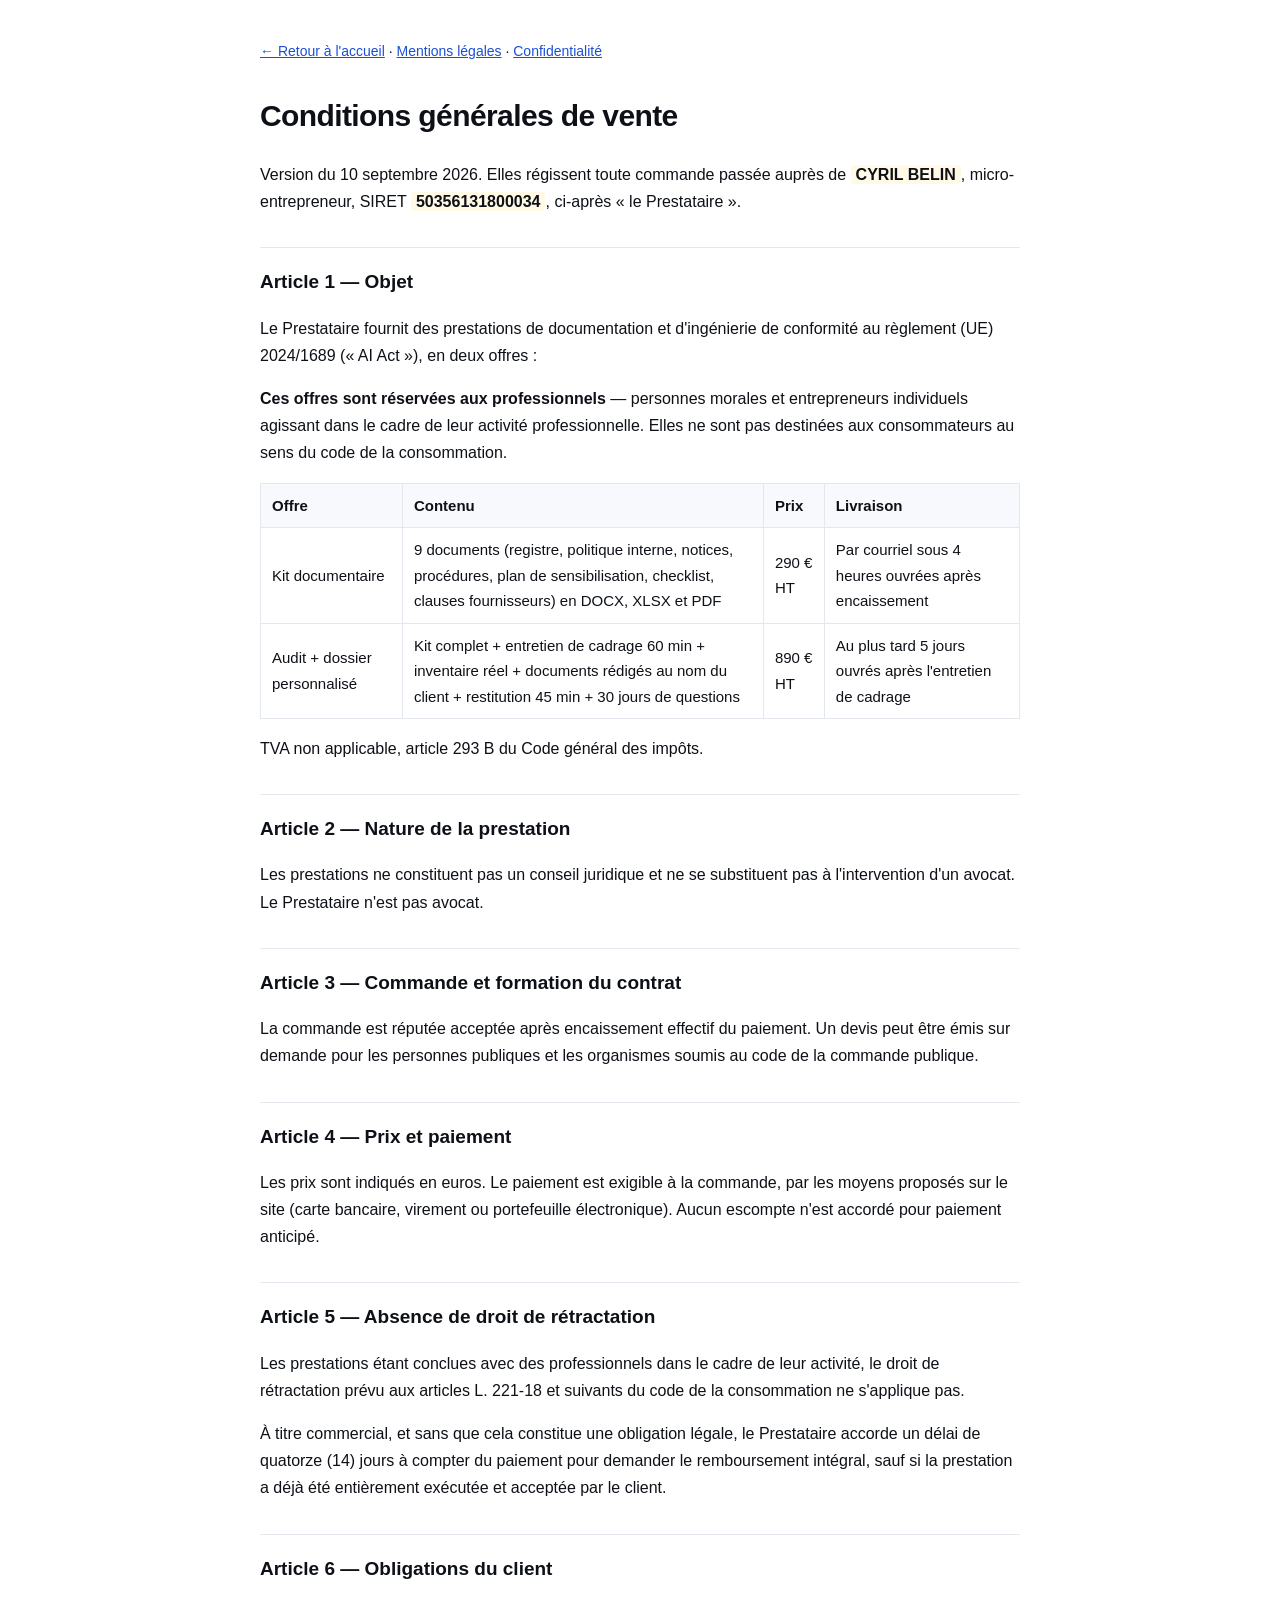
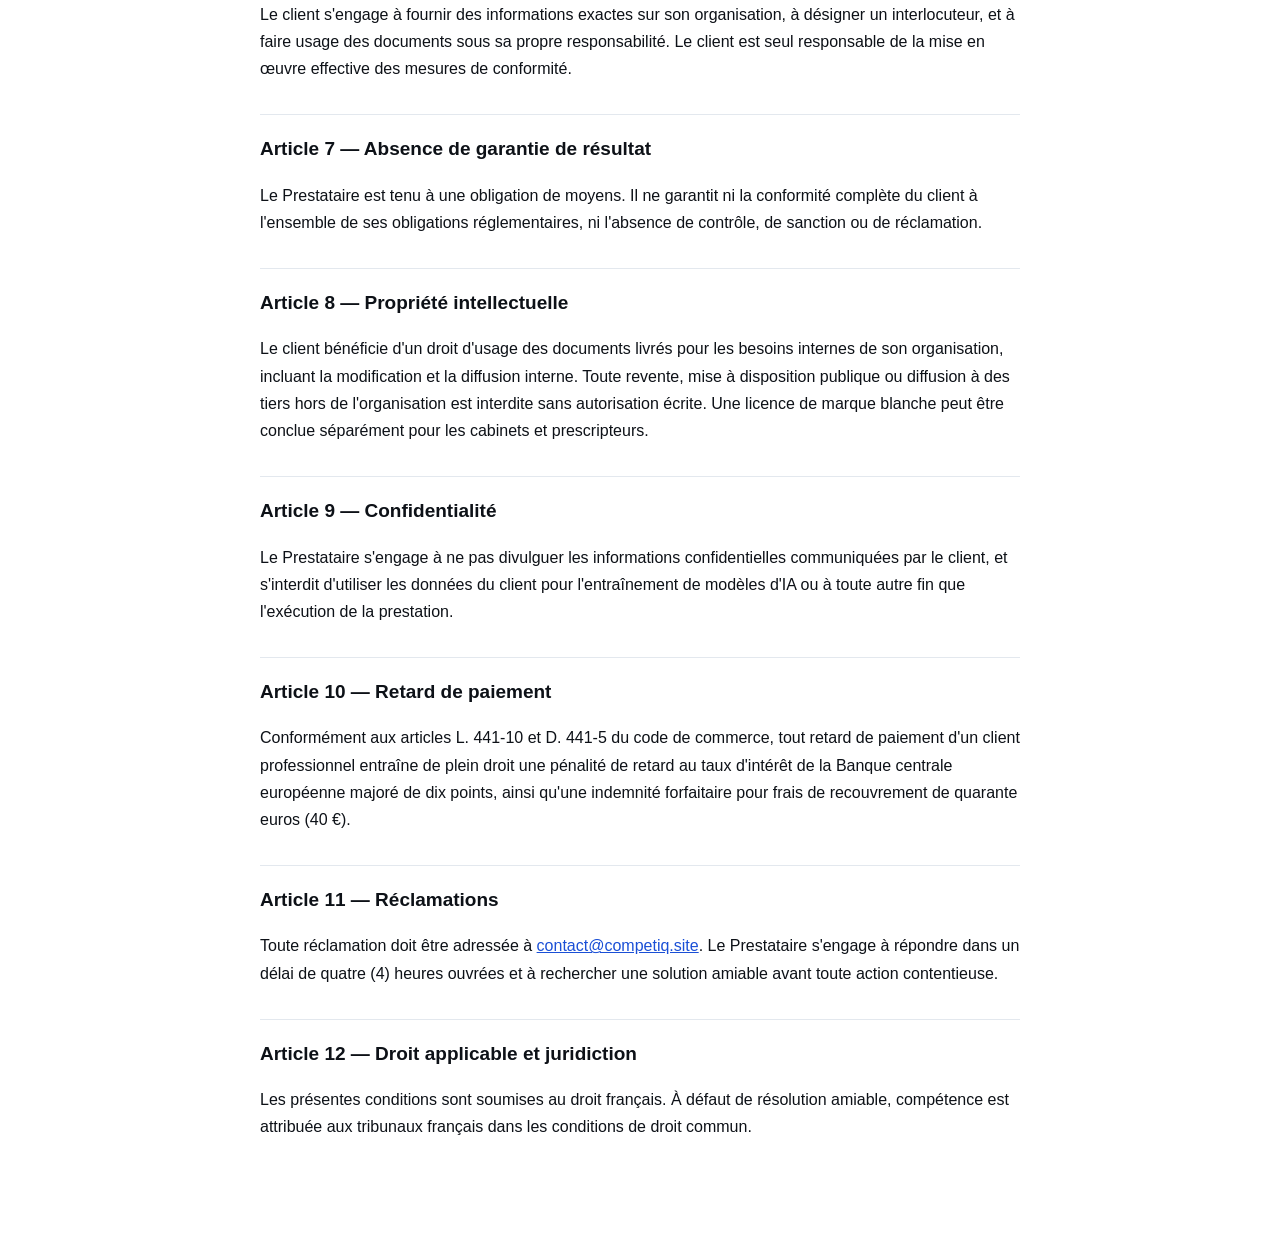
<file: cgv.html>
<!DOCTYPE html>
<html lang="fr">
<head>
<meta charset="utf-8">
<meta name="viewport" content="width=device-width, initial-scale=1">
<title>Conditions générales de vente — Competiq</title>
<style>
 body{margin:0;font:16px/1.7 -apple-system,BlinkMacSystemFont,"Segoe UI",Roboto,Helvetica,Arial,sans-serif;color:#0d1117;background:#fff}
 .wrap{max-width:760px;margin:0 auto;padding:40px 22px 80px}
 h1{font-size:30px;letter-spacing:-.02em}
 h2{font-size:19px;margin-top:32px;padding-top:18px;border-top:1px solid #e3e8ee}
 a{color:#1a4fd6}
 .ph{background:#fff9e6;padding:1px 5px;border-radius:4px;font-weight:600}
 nav{margin-bottom:26px;font-size:14px}
 table{border-collapse:collapse;width:100%;font-size:15px;margin-top:14px}
 th,td{border:1px solid #e3e8ee;padding:9px 11px;text-align:left}
 th{background:#f7f9fc}
</style>
</head>
<body><div class="wrap">
<nav><a href="index.html">← Retour à l'accueil</a> · <a href="mentions-legales.html">Mentions légales</a> · <a href="confidentialite.html">Confidentialité</a></nav>

<h1>Conditions générales de vente</h1>
<p>Version du 10 septembre 2026. Elles régissent toute commande passée auprès de
<span class="ph">CYRIL BELIN</span>, micro-entrepreneur, SIRET <span class="ph">50356131800034</span>,
ci-après « le Prestataire ».</p>

<h2>Article 1 — Objet</h2>
<p>Le Prestataire fournit des prestations de documentation et d'ingénierie de conformité
au règlement (UE) 2024/1689 (« AI Act »), en deux offres :</p>
<p><strong>Ces offres sont réservées aux professionnels</strong> — personnes morales et
entrepreneurs individuels agissant dans le cadre de leur activité professionnelle. Elles ne sont
pas destinées aux consommateurs au sens du code de la consommation.</p>
<table>
  <tr><th>Offre</th><th>Contenu</th><th>Prix</th><th>Livraison</th></tr>
  <tr><td>Kit documentaire</td><td>9 documents (registre, politique interne, notices, procédures, plan de sensibilisation, checklist, clauses fournisseurs) en DOCX, XLSX et PDF</td><td>290 € HT</td><td>Par courriel sous 4 heures ouvrées après encaissement</td></tr>
  <tr><td>Audit + dossier personnalisé</td><td>Kit complet + entretien de cadrage 60 min + inventaire réel + documents rédigés au nom du client + restitution 45 min + 30 jours de questions</td><td>890 € HT</td><td>Au plus tard 5 jours ouvrés après l'entretien de cadrage</td></tr>
</table>
<p>TVA non applicable, article 293 B du Code général des impôts.</p>

<h2>Article 2 — Nature de la prestation</h2>
<p>Les prestations ne constituent pas un conseil juridique et ne se substituent pas à
l'intervention d'un avocat. Le Prestataire n'est pas avocat.</p>

<h2>Article 3 — Commande et formation du contrat</h2>
<p>La commande est réputée acceptée après encaissement effectif du paiement. Un devis peut être
émis sur demande pour les personnes publiques et les organismes soumis au code de la commande
publique.</p>

<h2>Article 4 — Prix et paiement</h2>
<p>Les prix sont indiqués en euros. Le paiement est exigible à la commande, par les moyens
proposés sur le site (carte bancaire, virement ou portefeuille électronique). Aucun escompte
n'est accordé pour paiement anticipé.</p>

<h2>Article 5 — Absence de droit de rétractation</h2>
<p>Les prestations étant conclues avec des professionnels dans le cadre de leur activité, le
droit de rétractation prévu aux articles L. 221-18 et suivants du code de la consommation ne
s'applique pas.</p>
<p>À titre commercial, et sans que cela constitue une obligation légale, le Prestataire accorde
un délai de quatorze (14) jours à compter du paiement pour demander le remboursement intégral,
sauf si la prestation a déjà été entièrement exécutée et acceptée par le client.</p>

<h2>Article 6 — Obligations du client</h2>
<p>Le client s'engage à fournir des informations exactes sur son organisation, à désigner un
interlocuteur, et à faire usage des documents sous sa propre responsabilité. Le client est seul
responsable de la mise en œuvre effective des mesures de conformité.</p>

<h2>Article 7 — Absence de garantie de résultat</h2>
<p>Le Prestataire est tenu à une obligation de moyens. Il ne garantit ni la conformité complète
du client à l'ensemble de ses obligations réglementaires, ni l'absence de contrôle, de
sanction ou de réclamation.</p>

<h2>Article 8 — Propriété intellectuelle</h2>
<p>Le client bénéficie d'un droit d'usage des documents livrés pour les besoins internes de son
organisation, incluant la modification et la diffusion interne. Toute revente, mise à
disposition publique ou diffusion à des tiers hors de l'organisation est interdite sans
autorisation écrite. Une licence de marque blanche peut être conclue séparément pour les
cabinets et prescripteurs.</p>

<h2>Article 9 — Confidentialité</h2>
<p>Le Prestataire s'engage à ne pas divulguer les informations confidentielles communiquées par
le client, et s'interdit d'utiliser les données du client pour l'entraînement de modèles d'IA
ou à toute autre fin que l'exécution de la prestation.</p>

<h2>Article 10 — Retard de paiement</h2>
<p>Conformément aux articles L. 441-10 et D. 441-5 du code de commerce, tout retard de paiement
d'un client professionnel entraîne de plein droit une pénalité de retard au taux d'intérêt de
la Banque centrale européenne majoré de dix points, ainsi qu'une indemnité forfaitaire pour
frais de recouvrement de quarante euros (40 €).</p>

<h2>Article 11 — Réclamations</h2>
<p>Toute réclamation doit être adressée à
<a href="mailto:contact@competiq.site">contact@competiq.site</a>. Le Prestataire s'engage à
répondre dans un délai de quatre (4) heures ouvrées et à rechercher une solution amiable avant
toute action contentieuse.</p>

<h2>Article 12 — Droit applicable et juridiction</h2>
<p>Les présentes conditions sont soumises au droit français. À défaut de résolution amiable,
compétence est attribuée aux tribunaux français dans les conditions de droit commun.</p>

</div></body></html>
</file>
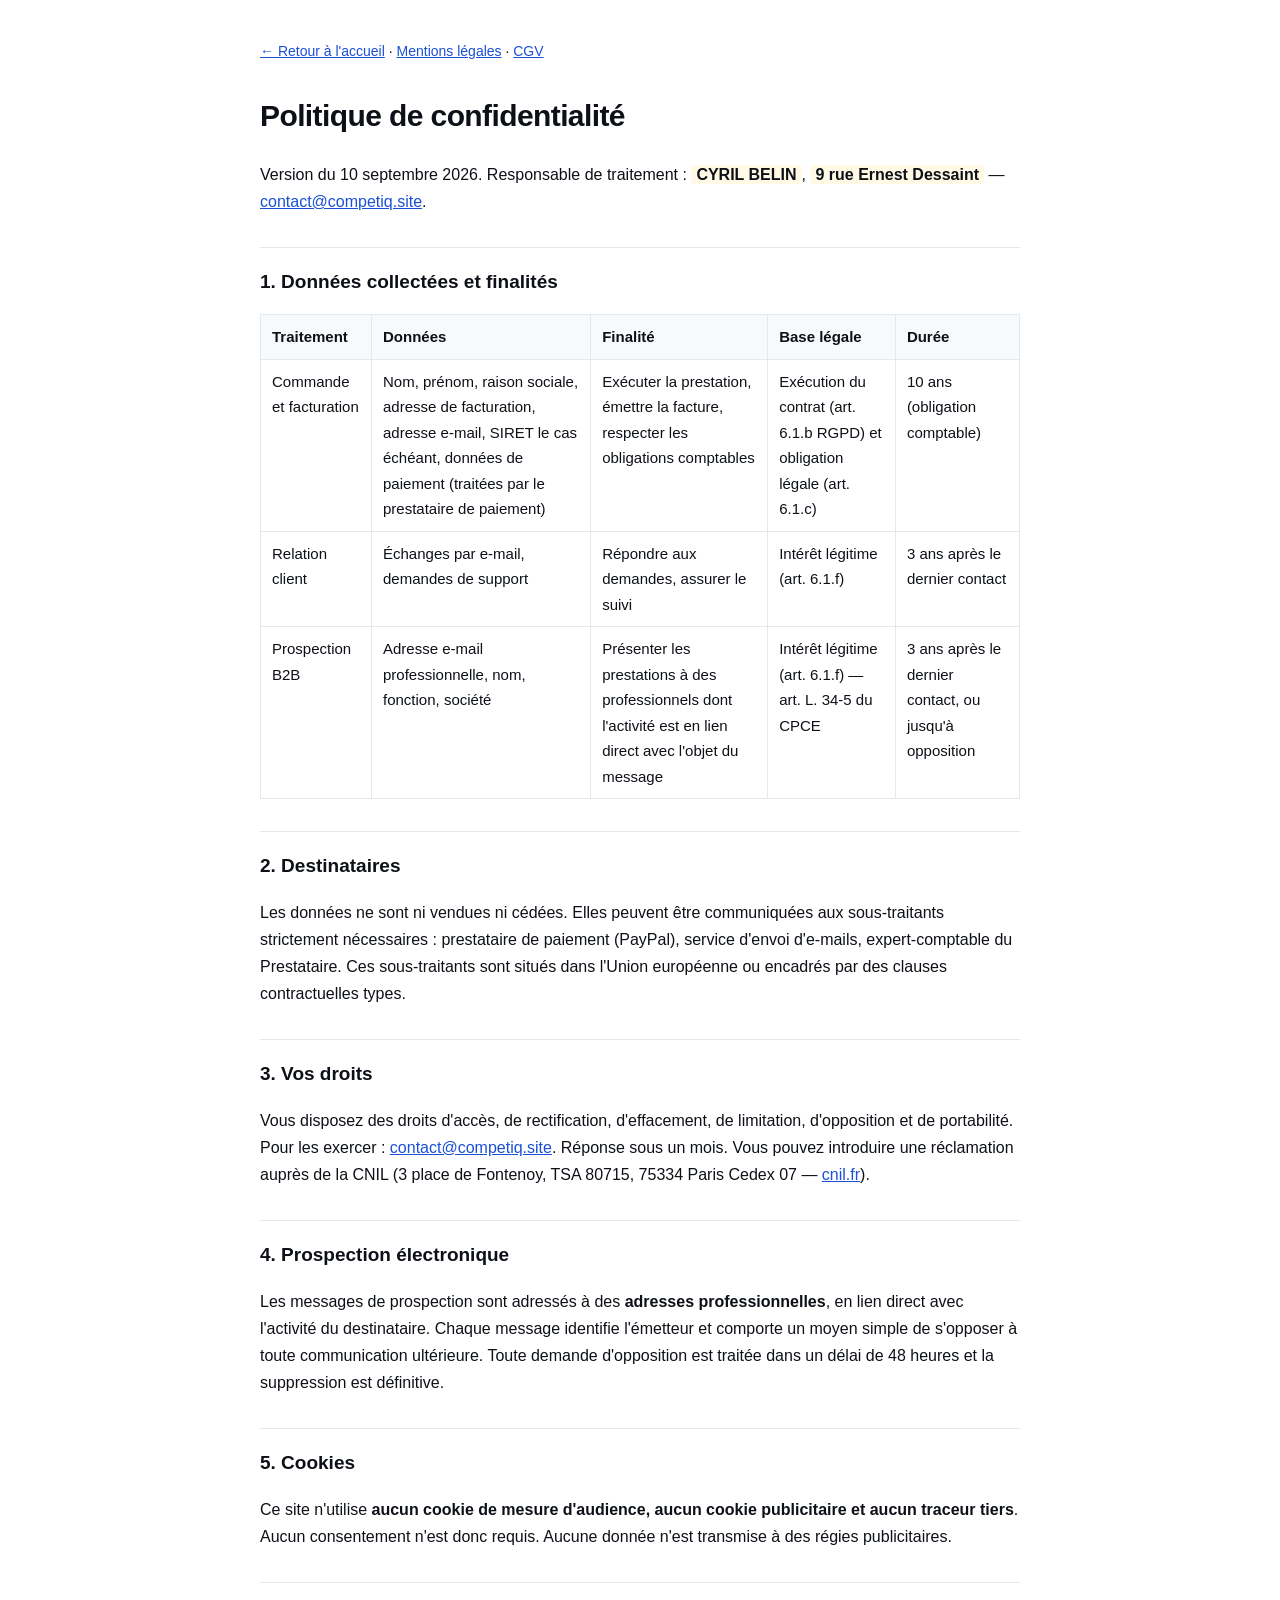
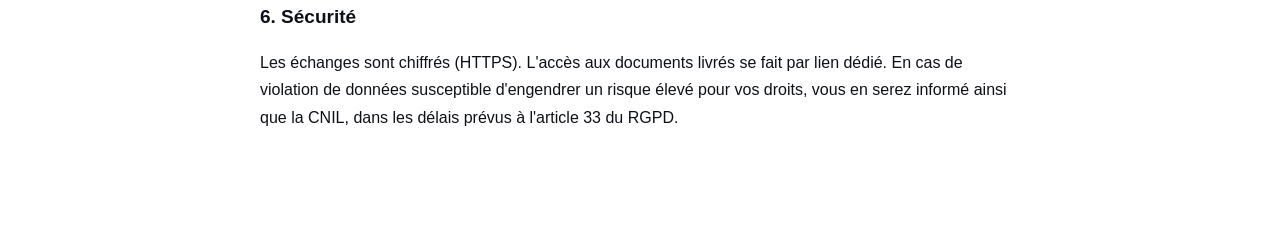
<file: confidentialite.html>
<!DOCTYPE html>
<html lang="fr">
<head>
<meta charset="utf-8">
<meta name="viewport" content="width=device-width, initial-scale=1">
<title>Politique de confidentialité — Competiq</title>
<style>
 body{margin:0;font:16px/1.7 -apple-system,BlinkMacSystemFont,"Segoe UI",Roboto,Helvetica,Arial,sans-serif;color:#0d1117;background:#fff}
 .wrap{max-width:760px;margin:0 auto;padding:40px 22px 80px}
 h1{font-size:30px;letter-spacing:-.02em}
 h2{font-size:19px;margin-top:32px;padding-top:18px;border-top:1px solid #e3e8ee}
 a{color:#1a4fd6}
 .ph{background:#fff9e6;padding:1px 5px;border-radius:4px;font-weight:600}
 nav{margin-bottom:26px;font-size:14px}
 table{border-collapse:collapse;width:100%;font-size:15px;margin-top:14px}
 th,td{border:1px solid #e3e8ee;padding:9px 11px;text-align:left;vertical-align:top}
 th{background:#f7f9fc}
</style>
</head>
<body><div class="wrap">
<nav><a href="index.html">← Retour à l'accueil</a> · <a href="mentions-legales.html">Mentions légales</a> · <a href="cgv.html">CGV</a></nav>

<h1>Politique de confidentialité</h1>
<p>Version du 10 septembre 2026. Responsable de traitement :
<span class="ph">CYRIL BELIN</span>, <span class="ph">9 rue Ernest Dessaint</span> —
<a href="mailto:contact@competiq.site">contact@competiq.site</a>.</p>

<h2>1. Données collectées et finalités</h2>
<table>
  <tr><th>Traitement</th><th>Données</th><th>Finalité</th><th>Base légale</th><th>Durée</th></tr>
  <tr>
    <td>Commande et facturation</td>
    <td>Nom, prénom, raison sociale, adresse de facturation, adresse e-mail, SIRET le cas échéant, données de paiement (traitées par le prestataire de paiement)</td>
    <td>Exécuter la prestation, émettre la facture, respecter les obligations comptables</td>
    <td>Exécution du contrat (art. 6.1.b RGPD) et obligation légale (art. 6.1.c)</td>
    <td>10 ans (obligation comptable)</td>
  </tr>
  <tr>
    <td>Relation client</td>
    <td>Échanges par e-mail, demandes de support</td>
    <td>Répondre aux demandes, assurer le suivi</td>
    <td>Intérêt légitime (art. 6.1.f)</td>
    <td>3 ans après le dernier contact</td>
  </tr>
  <tr>
    <td>Prospection B2B</td>
    <td>Adresse e-mail professionnelle, nom, fonction, société</td>
    <td>Présenter les prestations à des professionnels dont l'activité est en lien direct avec l'objet du message</td>
    <td>Intérêt légitime (art. 6.1.f) — art. L. 34-5 du CPCE</td>
    <td>3 ans après le dernier contact, ou jusqu'à opposition</td>
  </tr>
</table>

<h2>2. Destinataires</h2>
<p>Les données ne sont ni vendues ni cédées. Elles peuvent être communiquées aux
sous-traitants strictement nécessaires : prestataire de paiement
(PayPal), service d'envoi d'e-mails, expert-comptable du
Prestataire. Ces sous-traitants sont situés dans l'Union européenne ou encadrés par des
clauses contractuelles types.</p>

<h2>3. Vos droits</h2>
<p>Vous disposez des droits d'accès, de rectification, d'effacement, de limitation,
d'opposition et de portabilité. Pour les exercer : <a href="mailto:contact@competiq.site">contact@competiq.site</a>.
Réponse sous un mois. Vous pouvez introduire une réclamation auprès de la CNIL
(3 place de Fontenoy, TSA 80715, 75334 Paris Cedex 07 — <a href="https://www.cnil.fr">cnil.fr</a>).</p>

<h2>4. Prospection électronique</h2>
<p>Les messages de prospection sont adressés à des <strong>adresses professionnelles</strong>,
en lien direct avec l'activité du destinataire. Chaque message identifie l'émetteur et
comporte un moyen simple de s'opposer à toute communication ultérieure. Toute demande
d'opposition est traitée dans un délai de 48 heures et la suppression est définitive.</p>

<h2>5. Cookies</h2>
<p>Ce site n'utilise <strong>aucun cookie de mesure d'audience, aucun cookie publicitaire et
aucun traceur tiers</strong>. Aucun consentement n'est donc requis. Aucune donnée n'est
transmise à des régies publicitaires.</p>

<h2>6. Sécurité</h2>
<p>Les échanges sont chiffrés (HTTPS). L'accès aux documents livrés se fait par lien dédié.
En cas de violation de données susceptible d'engendrer un risque élevé pour vos droits, vous
en serez informé ainsi que la CNIL, dans les délais prévus à l'article 33 du RGPD.</p>

</div></body></html>
</file>
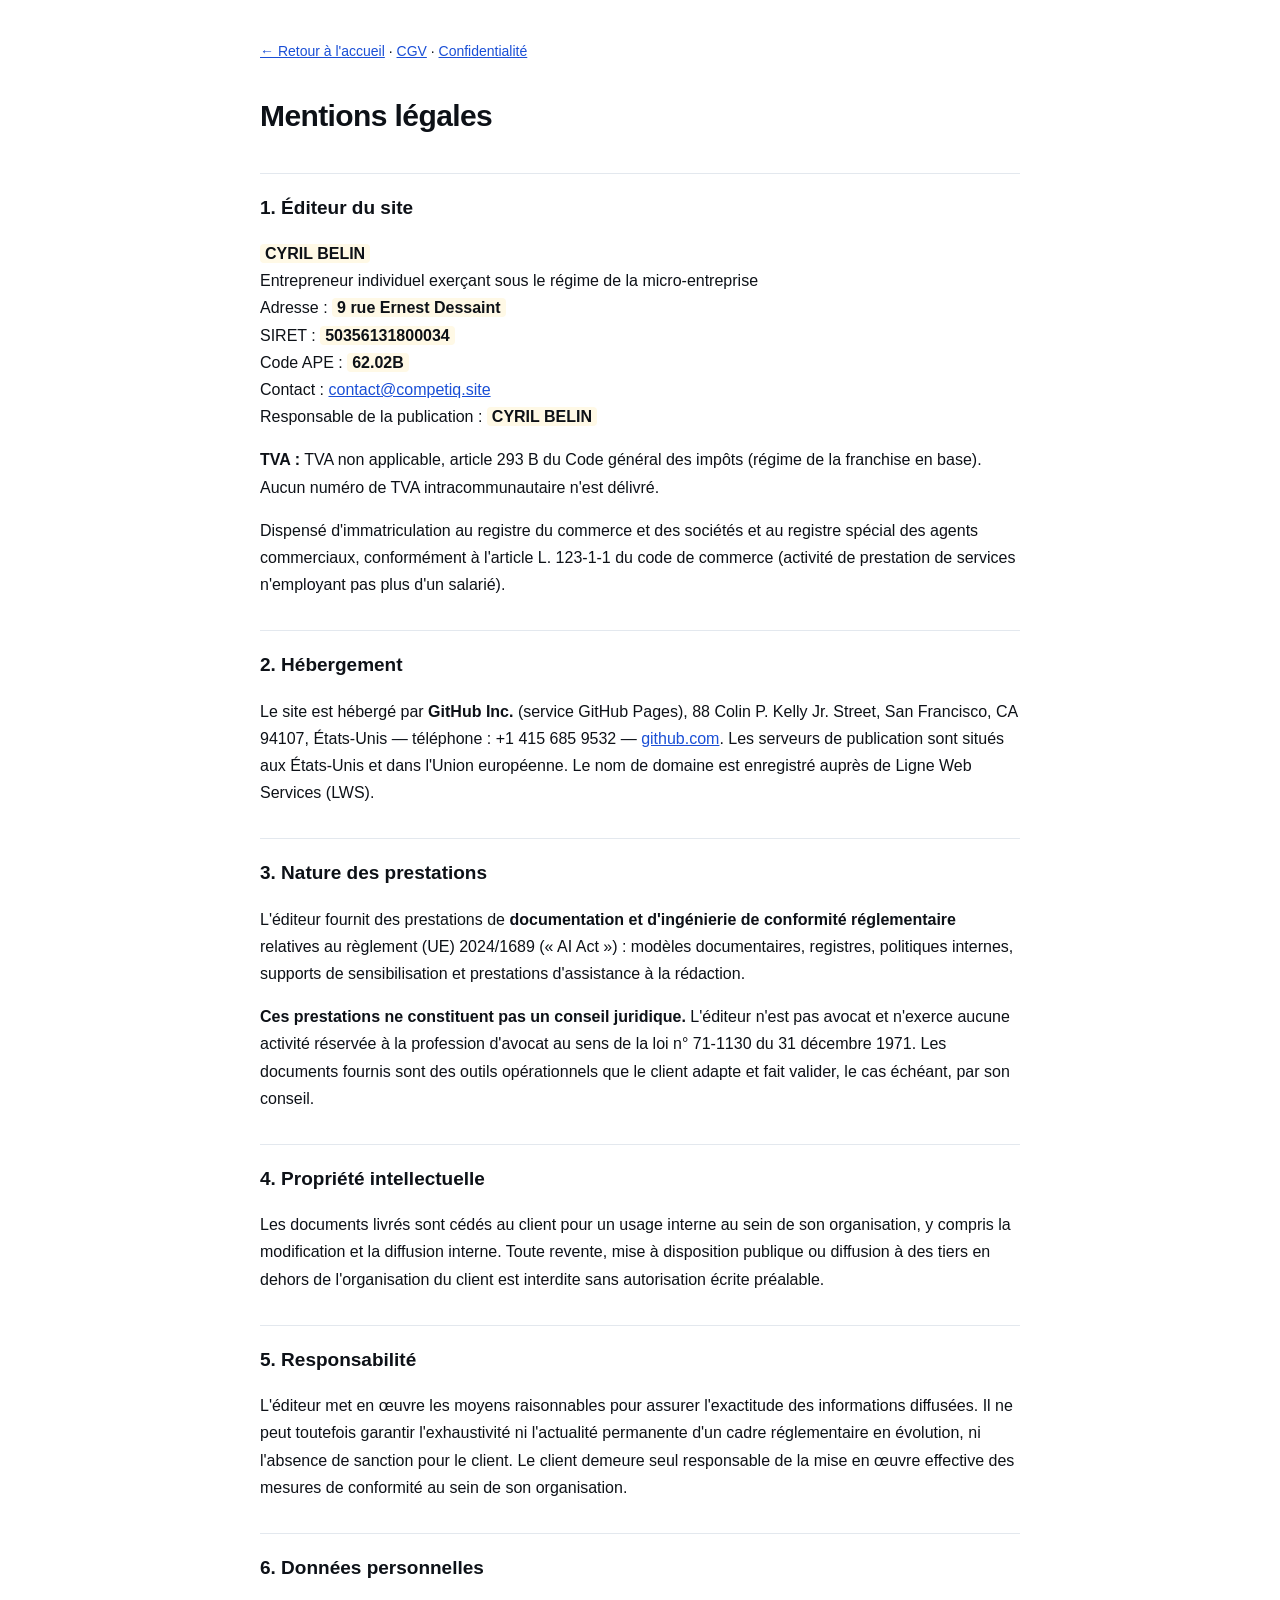
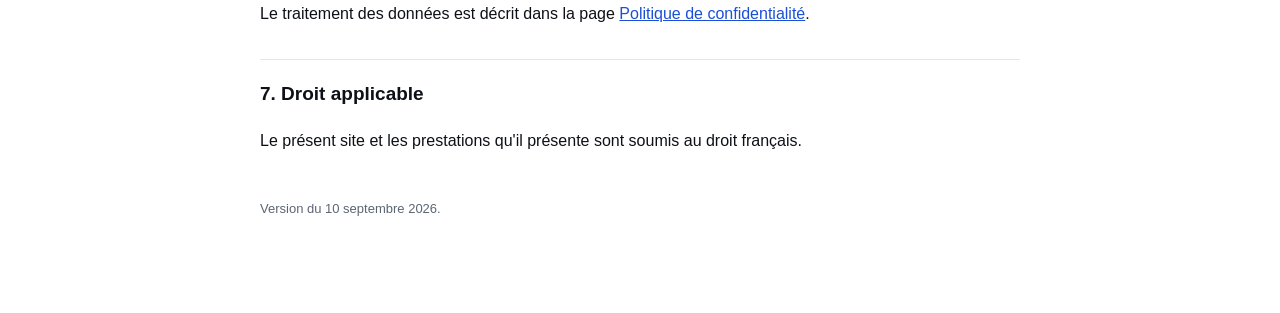
<file: mentions-legales.html>
<!DOCTYPE html>
<html lang="fr">
<head>
<meta charset="utf-8">
<meta name="viewport" content="width=device-width, initial-scale=1">
<title>Mentions légales — Competiq</title>
<style>
 body{margin:0;font:16px/1.7 -apple-system,BlinkMacSystemFont,"Segoe UI",Roboto,Helvetica,Arial,sans-serif;color:#0d1117;background:#fff}
 .wrap{max-width:760px;margin:0 auto;padding:40px 22px 80px}
 h1{font-size:30px;letter-spacing:-.02em}
 h2{font-size:19px;margin-top:32px;padding-top:18px;border-top:1px solid #e3e8ee}
 a{color:#1a4fd6}
 .ph{background:#fff9e6;padding:1px 5px;border-radius:4px;font-weight:600}
 nav{margin-bottom:26px;font-size:14px}
</style>
</head>
<body><div class="wrap">
<nav><a href="index.html">← Retour à l'accueil</a> · <a href="cgv.html">CGV</a> · <a href="confidentialite.html">Confidentialité</a></nav>

<h1>Mentions légales</h1>

<h2>1. Éditeur du site</h2>
<p>
  <span class="ph">CYRIL BELIN</span><br>
  Entrepreneur individuel exerçant sous le régime de la micro-entreprise<br>
  Adresse : <span class="ph">9 rue Ernest Dessaint</span><br>
  SIRET : <span class="ph">50356131800034</span><br>
  Code APE : <span class="ph">62.02B</span><br>
  Contact : <a href="mailto:contact@competiq.site">contact@competiq.site</a><br>
  Responsable de la publication : <span class="ph">CYRIL BELIN</span>
</p>
<p>
  <strong>TVA :</strong> TVA non applicable, article 293 B du Code général des impôts
  (régime de la franchise en base). Aucun numéro de TVA intracommunautaire n'est délivré.
</p>
<p>
  Dispensé d'immatriculation au registre du commerce et des sociétés et au registre spécial
  des agents commerciaux, conformément à l'article L. 123-1-1 du code de commerce
  (activité de prestation de services n'employant pas plus d'un salarié).
</p>

<h2>2. Hébergement</h2>
<p>
  Le site est hébergé par <strong>GitHub Inc.</strong> (service GitHub Pages),
  88 Colin P. Kelly Jr. Street, San Francisco, CA 94107, États-Unis —
  téléphone : +1 415 685 9532 —
  <a href="https://github.com">github.com</a>.
  Les serveurs de publication sont situés aux États-Unis et dans l'Union européenne.
  Le nom de domaine est enregistré auprès de Ligne Web Services (LWS).
</p>

<h2>3. Nature des prestations</h2>
<p>
  L'éditeur fournit des prestations de <strong>documentation et d'ingénierie de conformité
  réglementaire</strong> relatives au règlement (UE) 2024/1689 (« AI Act ») : modèles
  documentaires, registres, politiques internes, supports de sensibilisation et prestations
  d'assistance à la rédaction.
</p>
<p>
  <strong>Ces prestations ne constituent pas un conseil juridique.</strong> L'éditeur n'est pas
  avocat et n'exerce aucune activité réservée à la profession d'avocat au sens de la loi
  n° 71-1130 du 31 décembre 1971. Les documents fournis sont des outils opérationnels que le
  client adapte et fait valider, le cas échéant, par son conseil.
</p>

<h2>4. Propriété intellectuelle</h2>
<p>
  Les documents livrés sont cédés au client pour un usage interne au sein de son organisation,
  y compris la modification et la diffusion interne. Toute revente, mise à disposition
  publique ou diffusion à des tiers en dehors de l'organisation du client est interdite sans
  autorisation écrite préalable.
</p>

<h2>5. Responsabilité</h2>
<p>
  L'éditeur met en œuvre les moyens raisonnables pour assurer l'exactitude des informations
  diffusées. Il ne peut toutefois garantir l'exhaustivité ni l'actualité permanente d'un cadre
  réglementaire en évolution, ni l'absence de sanction pour le client. Le client demeure seul
  responsable de la mise en œuvre effective des mesures de conformité au sein de son organisation.
</p>

<h2>6. Données personnelles</h2>
<p>
  Le traitement des données est décrit dans la page
  <a href="confidentialite.html">Politique de confidentialité</a>.
</p>

<h2>7. Droit applicable</h2>
<p>
  Le présent site et les prestations qu'il présente sont soumis au droit français.
</p>

<p style="margin-top:44px;font-size:13px;color:#5b6673">
  Version du 10 septembre 2026.
</p>
</div></body></html>
</file>
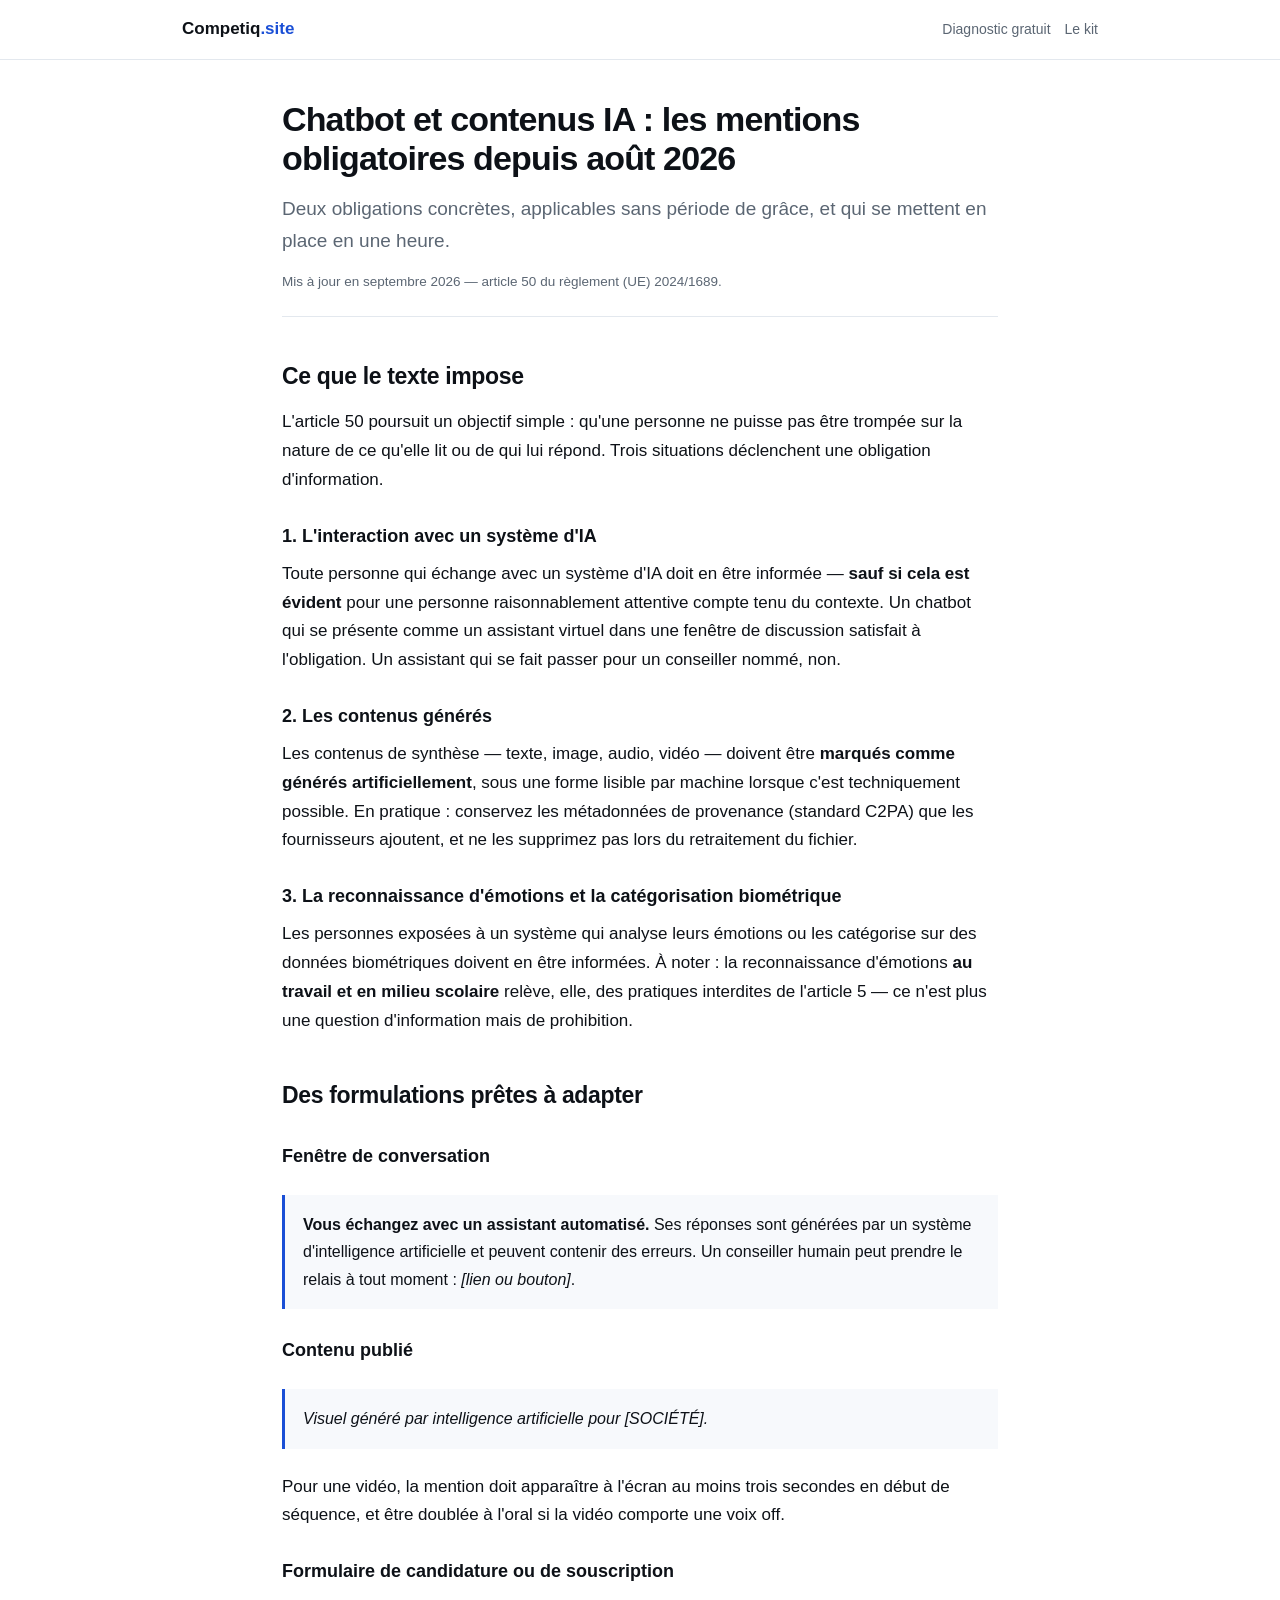
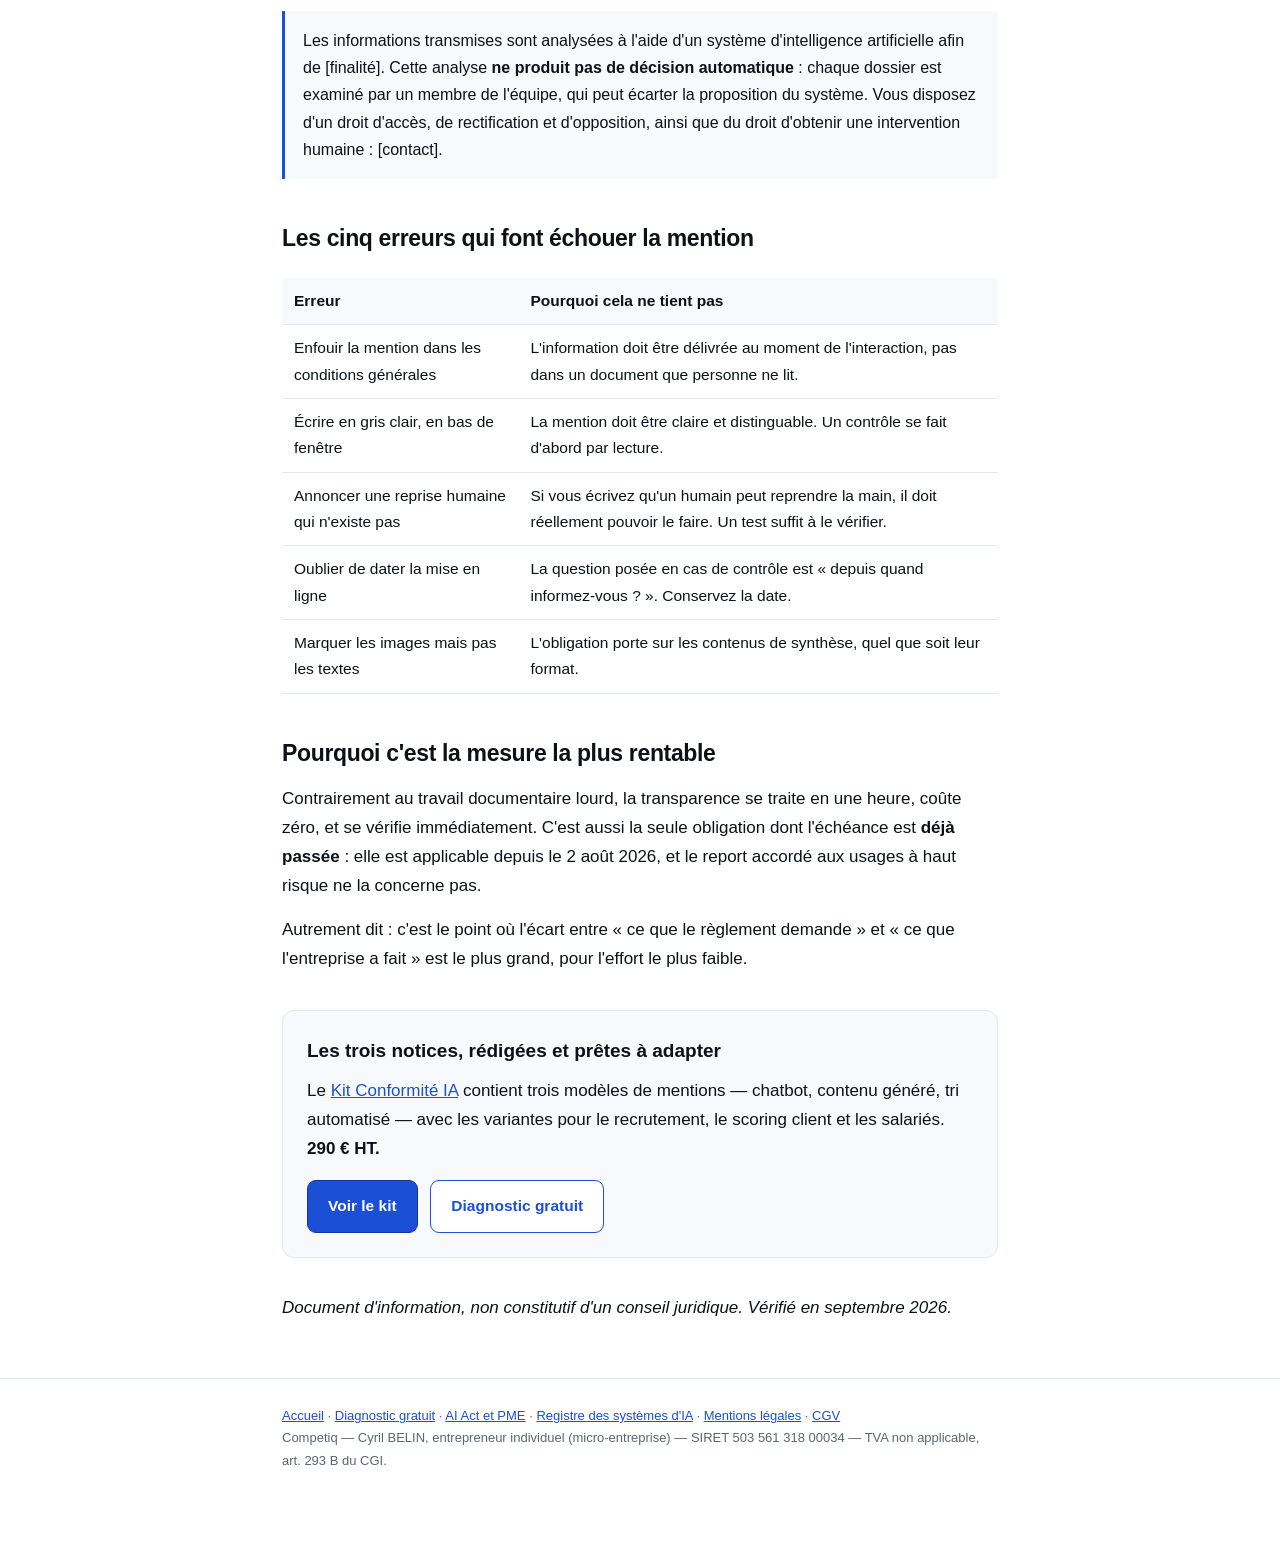
<file: mentions-transparence-ia.html>
<!DOCTYPE html>
<html lang="fr">
<head>
<meta charset="utf-8">
<meta name="viewport" content="width=device-width, initial-scale=1">
<title>Chatbot et contenus IA : les mentions obligatoires depuis août 2026</title>
<meta name="description" content="L'article 50 du règlement européen sur l'IA est applicable depuis le 2 août 2026. Voici les mentions à afficher, avec des formulations prêtes à adapter.">
<link rel="stylesheet" href="article.css">
</head>
<body>

<header><div class="wrap">
  <div class="brand"><a href="index.html">Competiq<span>.site</span></a></div>
  <nav class="top"><a href="test-conformite.html">Diagnostic gratuit</a><a href="index.html#offres">Le kit</a></nav>
</div></header>

<div class="wrap">
  <h1>Chatbot et contenus IA : les mentions obligatoires depuis août 2026</h1>
  <p class="lead">Deux obligations concrètes, applicables sans période de grâce, et qui se mettent en place en une heure.</p>
  <p class="meta">Mis à jour en septembre 2026 — article 50 du règlement (UE) 2024/1689.</p>

  <h2>Ce que le texte impose</h2>
  <p>L'article 50 poursuit un objectif simple : qu'une personne ne puisse pas être trompée sur la nature de ce qu'elle lit ou de qui lui répond. Trois situations déclenchent une obligation d'information.</p>

  <h3>1. L'interaction avec un système d'IA</h3>
  <p>Toute personne qui échange avec un système d'IA doit en être informée — <strong>sauf si cela est évident</strong> pour une personne raisonnablement attentive compte tenu du contexte. Un chatbot qui se présente comme un assistant virtuel dans une fenêtre de discussion satisfait à l'obligation. Un assistant qui se fait passer pour un conseiller nommé, non.</p>

  <h3>2. Les contenus générés</h3>
  <p>Les contenus de synthèse — texte, image, audio, vidéo — doivent être <strong>marqués comme générés artificiellement</strong>, sous une forme lisible par machine lorsque c'est techniquement possible. En pratique : conservez les métadonnées de provenance (standard C2PA) que les fournisseurs ajoutent, et ne les supprimez pas lors du retraitement du fichier.</p>

  <h3>3. La reconnaissance d'émotions et la catégorisation biométrique</h3>
  <p>Les personnes exposées à un système qui analyse leurs émotions ou les catégorise sur des données biométriques doivent en être informées. À noter : la reconnaissance d'émotions <strong>au travail et en milieu scolaire</strong> relève, elle, des pratiques interdites de l'article 5 — ce n'est plus une question d'information mais de prohibition.</p>

  <h2>Des formulations prêtes à adapter</h2>

  <h3>Fenêtre de conversation</h3>
  <div class="callout">
    <strong>Vous échangez avec un assistant automatisé.</strong> Ses réponses sont générées par
    un système d'intelligence artificielle et peuvent contenir des erreurs. Un conseiller
    humain peut prendre le relais à tout moment : <em>[lien ou bouton]</em>.
  </div>

  <h3>Contenu publié</h3>
  <div class="callout">
    <em>Visuel généré par intelligence artificielle pour [SOCIÉTÉ].</em>
  </div>
  <p>Pour une vidéo, la mention doit apparaître à l'écran au moins trois secondes en début de séquence, et être doublée à l'oral si la vidéo comporte une voix off.</p>

  <h3>Formulaire de candidature ou de souscription</h3>
  <div class="callout">
    Les informations transmises sont analysées à l'aide d'un système d'intelligence
    artificielle afin de [finalité]. Cette analyse <strong>ne produit pas de décision
    automatique</strong> : chaque dossier est examiné par un membre de l'équipe, qui peut
    écarter la proposition du système. Vous disposez d'un droit d'accès, de rectification et
    d'opposition, ainsi que du droit d'obtenir une intervention humaine : [contact].
  </div>

  <h2>Les cinq erreurs qui font échouer la mention</h2>
  <table>
    <tr><th>Erreur</th><th>Pourquoi cela ne tient pas</th></tr>
    <tr><td>Enfouir la mention dans les conditions générales</td><td>L'information doit être délivrée au moment de l'interaction, pas dans un document que personne ne lit.</td></tr>
    <tr><td>Écrire en gris clair, en bas de fenêtre</td><td>La mention doit être claire et distinguable. Un contrôle se fait d'abord par lecture.</td></tr>
    <tr><td>Annoncer une reprise humaine qui n'existe pas</td><td>Si vous écrivez qu'un humain peut reprendre la main, il doit réellement pouvoir le faire. Un test suffit à le vérifier.</td></tr>
    <tr><td>Oublier de dater la mise en ligne</td><td>La question posée en cas de contrôle est « depuis quand informez-vous ? ». Conservez la date.</td></tr>
    <tr><td>Marquer les images mais pas les textes</td><td>L'obligation porte sur les contenus de synthèse, quel que soit leur format.</td></tr>
  </table>

  <h2>Pourquoi c'est la mesure la plus rentable</h2>
  <p>Contrairement au travail documentaire lourd, la transparence se traite en une heure, coûte zéro, et se vérifie immédiatement. C'est aussi la seule obligation dont l'échéance est <strong>déjà passée</strong> : elle est applicable depuis le 2 août 2026, et le report accordé aux usages à haut risque ne la concerne pas.</p>
  <p>Autrement dit : c'est le point où l'écart entre « ce que le règlement demande » et « ce que l'entreprise a fait » est le plus grand, pour l'effort le plus faible.</p>

  <div class="cta">
    <h3>Les trois notices, rédigées et prêtes à adapter</h3>
    <p>Le <a href="index.html#offres">Kit Conformité IA</a> contient trois modèles de mentions — chatbot, contenu généré, tri automatisé — avec les variantes pour le recrutement, le scoring client et les salariés. <strong>290 € HT.</strong></p>
    <p style="margin-bottom:0"><a class="btn" href="index.html#offres">Voir le kit</a>
    <a class="btn ghost" href="test-conformite.html" style="margin-left:8px">Diagnostic gratuit</a></p>
  </div>

  <p><em>Document d'information, non constitutif d'un conseil juridique. Vérifié en septembre 2026.</em></p>
</div>

<footer><div class="wrap">
  <a href="index.html">Accueil</a> · <a href="test-conformite.html">Diagnostic gratuit</a> ·
  <a href="ai-act-pme.html">AI Act et PME</a> ·
  <a href="registre-systemes-ia.html">Registre des systèmes d'IA</a> ·
  <a href="mentions-legales.html">Mentions légales</a> · <a href="cgv.html">CGV</a>
  <p>Competiq — Cyril BELIN, entrepreneur individuel (micro-entreprise) — SIRET 503 561 318 00034 — TVA non applicable, art. 293 B du CGI.</p>
</div></footer>
</body></html>
</file>
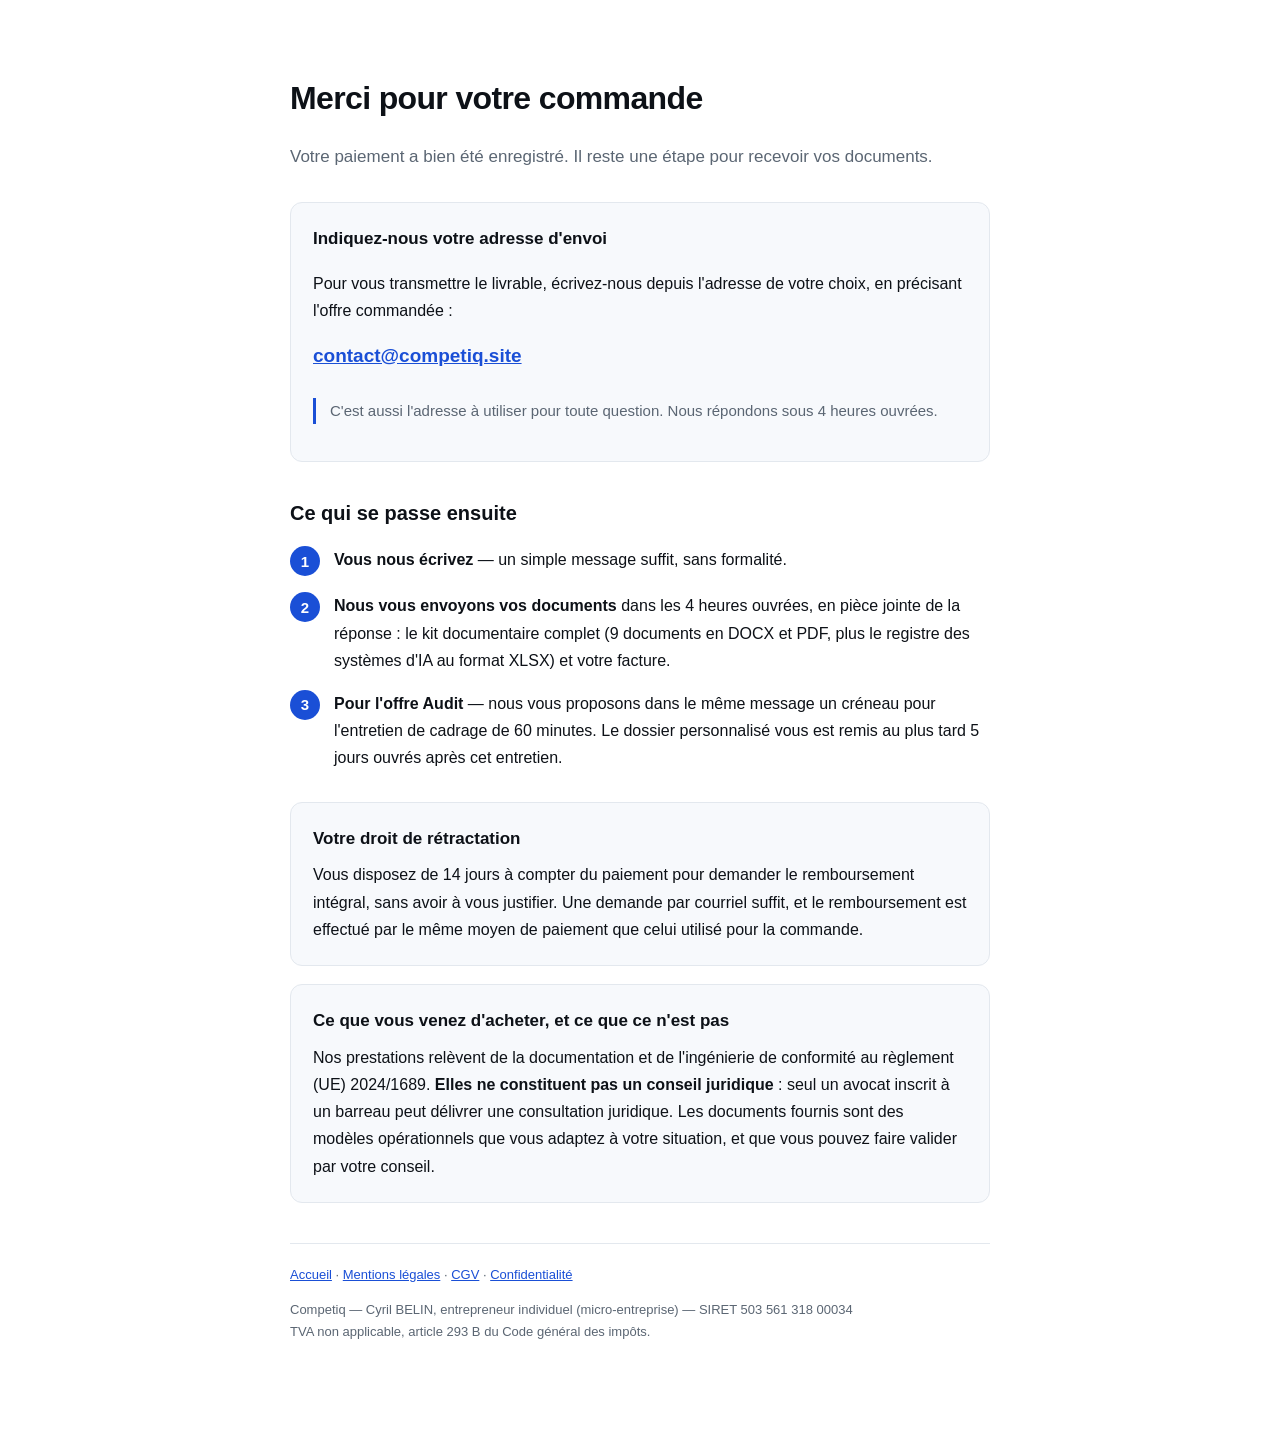
<file: merci.html>
<!DOCTYPE html>
<html lang="fr">
<head>
<meta charset="utf-8">
<meta name="viewport" content="width=device-width, initial-scale=1">
<title>Merci — votre commande Competiq</title>
<style>
 body{margin:0;font:16px/1.7 -apple-system,BlinkMacSystemFont,"Segoe UI",Roboto,Helvetica,Arial,sans-serif;color:#0d1117;background:#fff}
 .wrap{max-width:700px;margin:0 auto;padding:50px 22px 80px}
 h1{font-size:32px;letter-spacing:-.02em;margin-bottom:6px}
 .sub{color:#5b6673;font-size:17px;margin-bottom:30px}
 .card{border:1px solid #e3e8ee;border-radius:12px;padding:22px;margin:18px 0;background:#f7f9fc}
 .card h2{font-size:17px;margin:0 0 8px}
 .step{display:flex;gap:14px;margin:16px 0}
 .num{flex:0 0 30px;height:30px;border-radius:50%;background:#1a4fd6;color:#fff;display:flex;align-items:center;justify-content:center;font-weight:700;font-size:15px}
 a{color:#1a4fd6}
 .big{font-size:19px;font-weight:700;margin:6px 0}
 code{background:#eef2f9;padding:2px 7px;border-radius:5px;font-size:15px}
 .warn{border-left:3px solid #b3261e;padding-left:14px;color:#5b6673;font-size:15px;margin-top:26px}
 footer{margin-top:40px;padding-top:20px;border-top:1px solid #e3e8ee;font-size:13px;color:#5b6673}
</style>
</head>
<body><div class="wrap">

<h1>Merci pour votre commande</h1>
<p class="sub">Votre paiement a bien été enregistré. Il reste une étape pour recevoir vos documents.</p>

<div class="card">
  <h2>Indiquez-nous votre adresse d'envoi</h2>
  <p>Pour vous transmettre le livrable, écrivez-nous depuis l'adresse de votre choix, en
  précisant l'offre commandée :</p>
  <p class="big"><a href="mailto:contact@competiq.site?subject=Ma%20commande%20Competiq&body=Bonjour%2C%0A%0AJ%27ai%20r%C3%A9gl%C3%A9%20la%20commande%20suivante%20%3A%20%5Bkit%20documentaire%20290%20%E2%82%AC%20%2F%20audit%20890%20%E2%82%AC%5D%0A%0AMerci%20de%20m%27envoyer%20les%20documents%20%C3%A0%20cette%20adresse.%0A">contact@competiq.site</a></p>
  <p class="warn" style="border-color:#1a4fd6">C'est aussi l'adresse à utiliser pour toute
  question. Nous répondons sous 4 heures ouvrées.</p>
</div>

<h2 style="font-size:20px;margin-top:34px">Ce qui se passe ensuite</h2>

<div class="step"><div class="num">1</div><div>
  <strong>Vous nous écrivez</strong> — un simple message suffit, sans formalité.
</div></div>

<div class="step"><div class="num">2</div><div>
  <strong>Nous vous envoyons vos documents</strong> dans les 4 heures ouvrées, en pièce
  jointe de la réponse : le kit documentaire complet (9 documents en DOCX et PDF, plus le
  registre des systèmes d'IA au format XLSX) et votre facture.
</div></div>

<div class="step"><div class="num">3</div><div>
  <strong>Pour l'offre Audit</strong> — nous vous proposons dans le même message un créneau
  pour l'entretien de cadrage de 60 minutes. Le dossier personnalisé vous est remis au plus
  tard 5 jours ouvrés après cet entretien.
</div></div>

<div class="card" style="margin-top:30px">
  <h2>Votre droit de rétractation</h2>
  <p style="margin:0">Vous disposez de 14 jours à compter du paiement pour demander le
  remboursement intégral, sans avoir à vous justifier. Une demande par courriel suffit, et
  le remboursement est effectué par le même moyen de paiement que celui utilisé pour la
  commande.</p>
</div>

<div class="card">
  <h2>Ce que vous venez d'acheter, et ce que ce n'est pas</h2>
  <p style="margin:0">Nos prestations relèvent de la documentation et de l'ingénierie de
  conformité au règlement (UE) 2024/1689. <strong>Elles ne constituent pas un conseil
  juridique</strong> : seul un avocat inscrit à un barreau peut délivrer une consultation
  juridique. Les documents fournis sont des modèles opérationnels que vous adaptez à votre
  situation, et que vous pouvez faire valider par votre conseil.</p>
</div>

<footer>
  <a href="index.html">Accueil</a> ·
  <a href="mentions-legales.html">Mentions légales</a> ·
  <a href="cgv.html">CGV</a> ·
  <a href="confidentialite.html">Confidentialité</a>
  <p>Competiq — Cyril BELIN, entrepreneur individuel (micro-entreprise) — SIRET 503 561 318 00034<br>
  TVA non applicable, article 293 B du Code général des impôts.</p>
</footer>

</div></body></html>
</file>
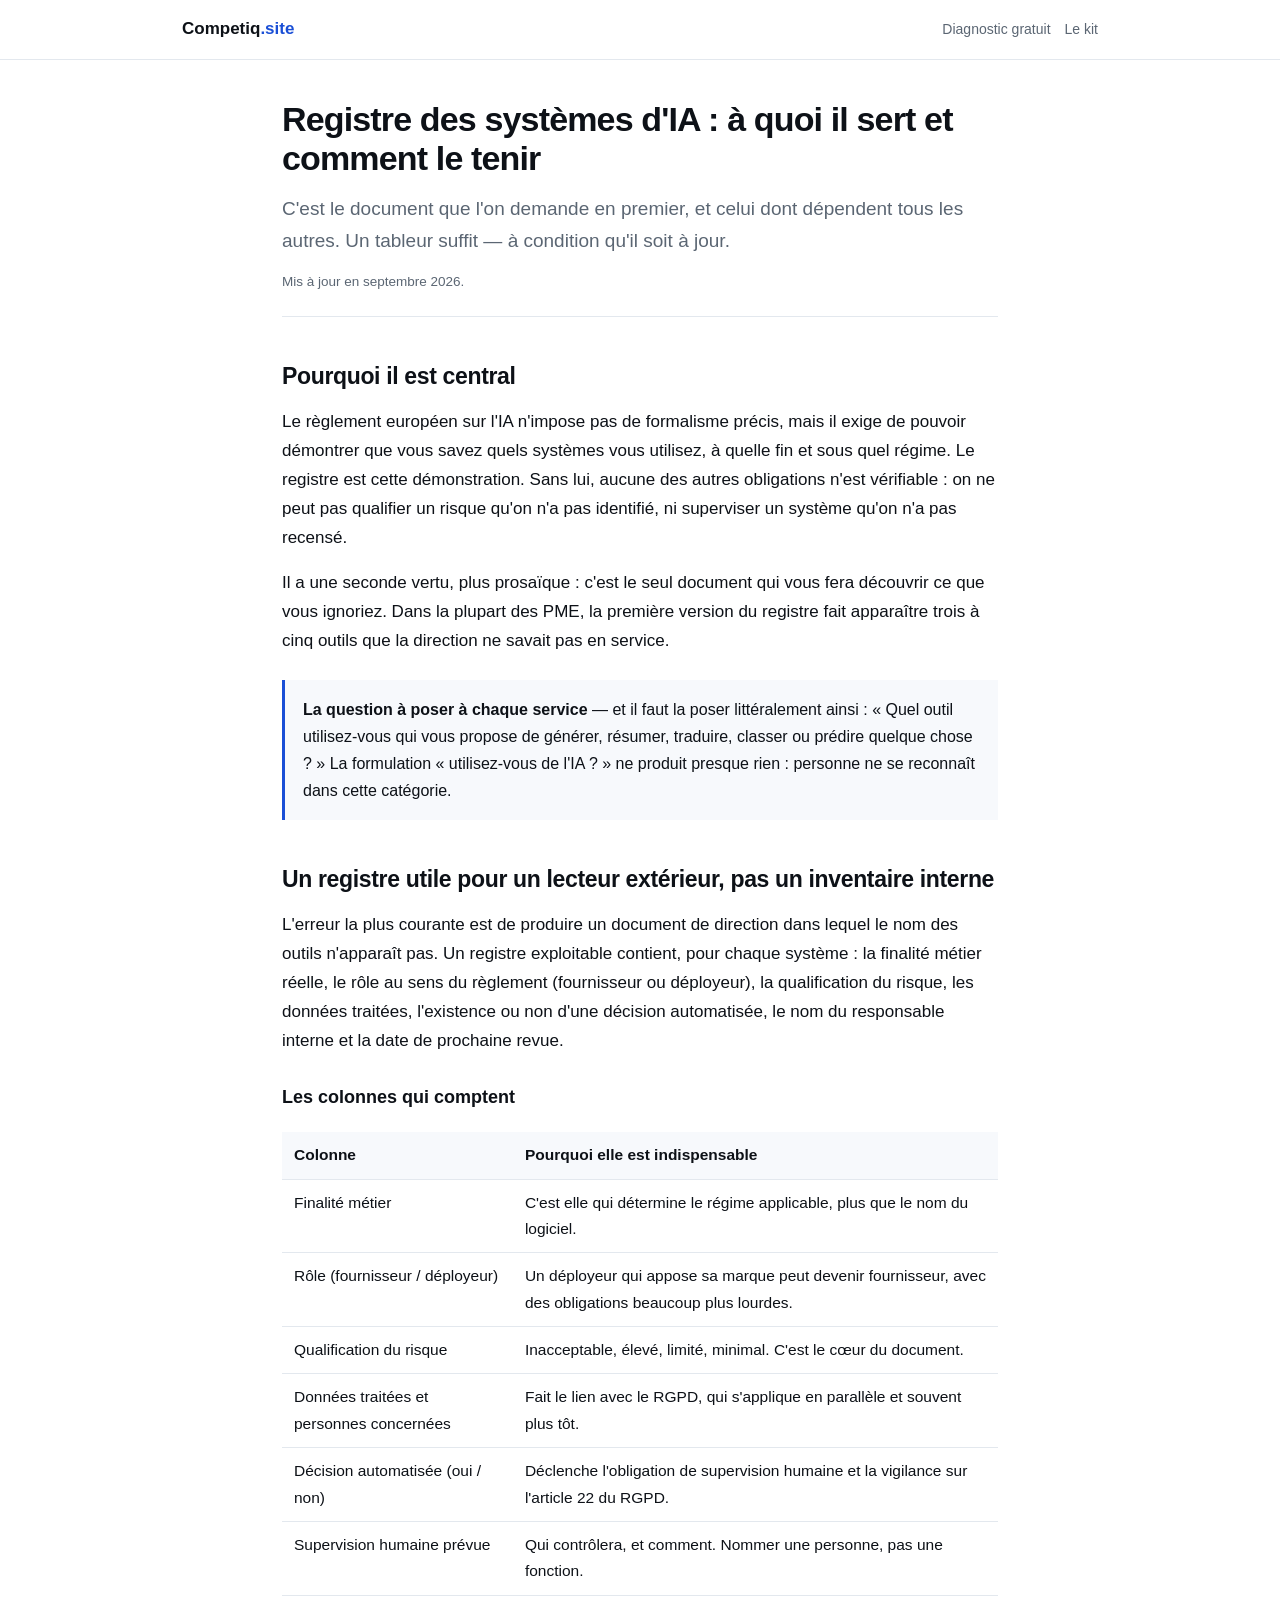
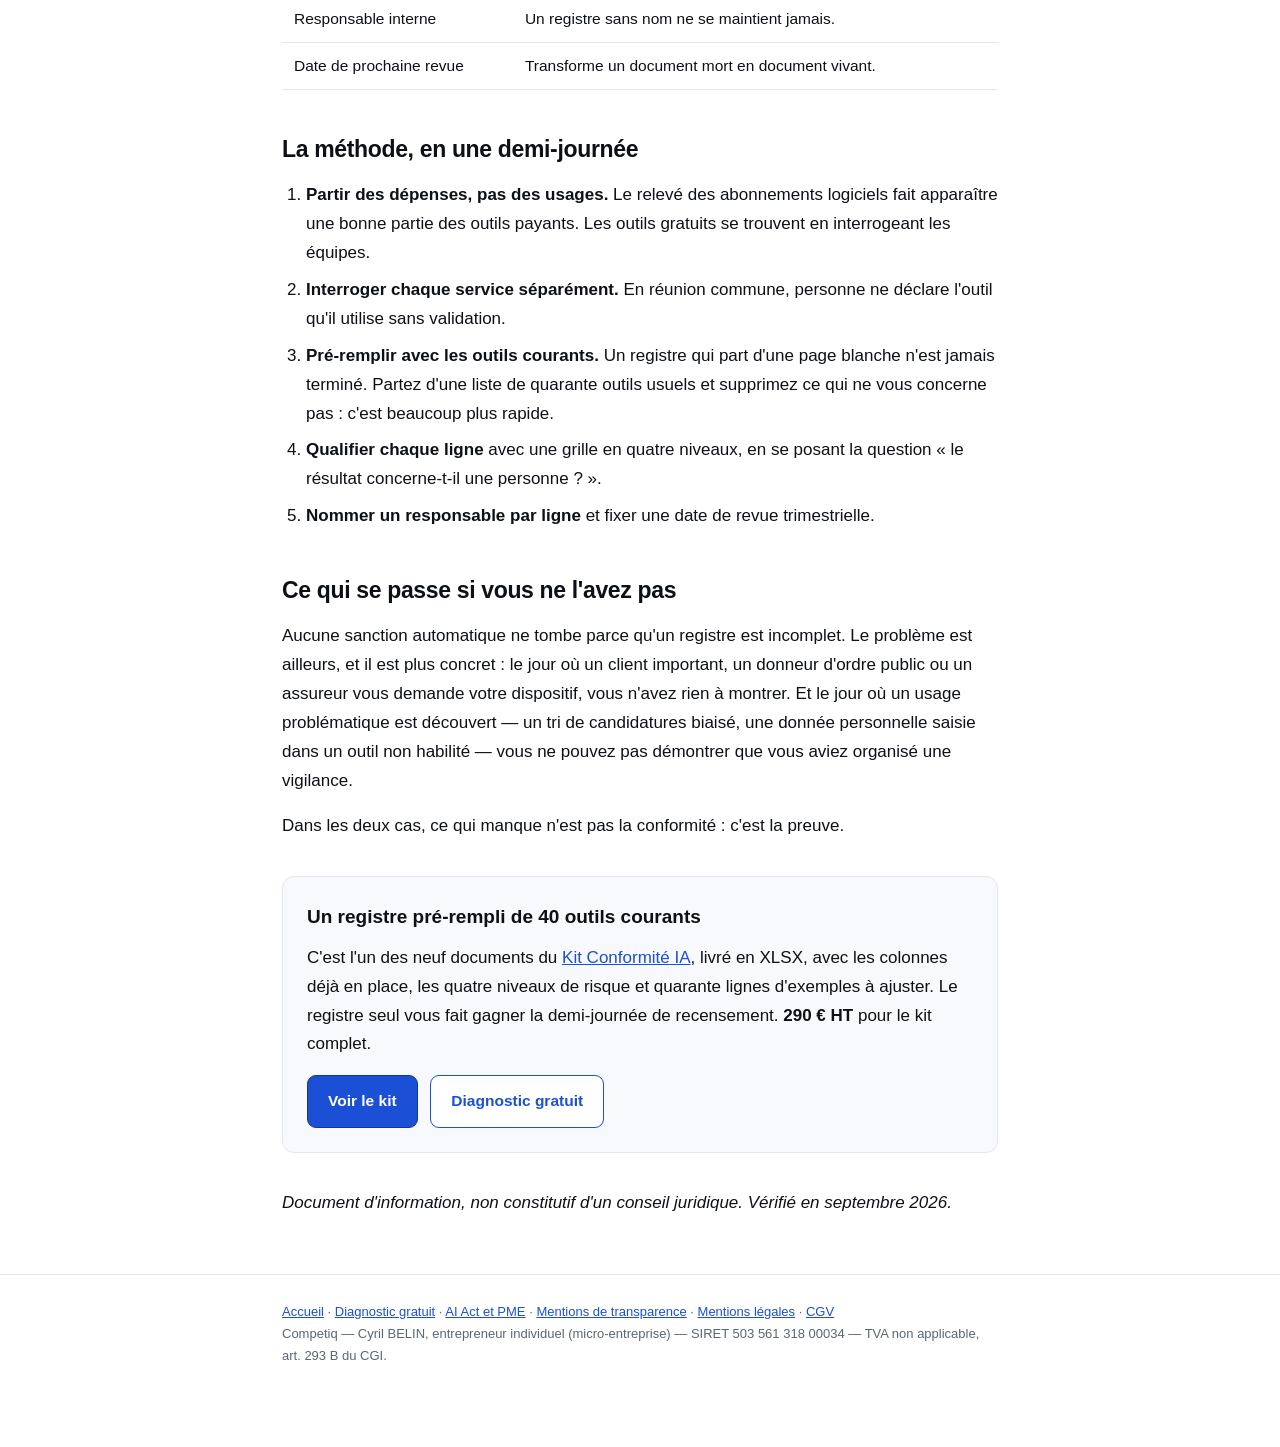
<file: registre-systemes-ia.html>
<!DOCTYPE html>
<html lang="fr">
<head>
<meta charset="utf-8">
<meta name="viewport" content="width=device-width, initial-scale=1">
<title>Registre des systèmes d'IA : à quoi il sert et comment le tenir</title>
<meta name="description" content="Le registre des systèmes d'IA est la pièce centrale d'une mise en conformité à l'AI Act. Colonnes à prévoir, méthode de recensement, mise à jour, et modèle à télécharger.">
<link rel="stylesheet" href="article.css">
</head>
<body>

<header><div class="wrap">
  <div class="brand"><a href="index.html">Competiq<span>.site</span></a></div>
  <nav class="top"><a href="test-conformite.html">Diagnostic gratuit</a><a href="index.html#offres">Le kit</a></nav>
</div></header>

<div class="wrap">
  <h1>Registre des systèmes d'IA : à quoi il sert et comment le tenir</h1>
  <p class="lead">C'est le document que l'on demande en premier, et celui dont dépendent tous les autres. Un tableur suffit — à condition qu'il soit à jour.</p>
  <p class="meta">Mis à jour en septembre 2026.</p>

  <h2>Pourquoi il est central</h2>
  <p>Le règlement européen sur l'IA n'impose pas de formalisme précis, mais il exige de pouvoir démontrer que vous savez quels systèmes vous utilisez, à quelle fin et sous quel régime. Le registre est cette démonstration. Sans lui, aucune des autres obligations n'est vérifiable : on ne peut pas qualifier un risque qu'on n'a pas identifié, ni superviser un système qu'on n'a pas recensé.</p>
  <p>Il a une seconde vertu, plus prosaïque : c'est le seul document qui vous fera découvrir ce que vous ignoriez. Dans la plupart des PME, la première version du registre fait apparaître trois à cinq outils que la direction ne savait pas en service.</p>

  <div class="callout">
    <strong>La question à poser à chaque service</strong> — et il faut la poser littéralement ainsi : « Quel outil utilisez-vous qui vous propose de générer, résumer, traduire, classer ou prédire quelque chose ? » La formulation « utilisez-vous de l'IA ? » ne produit presque rien : personne ne se reconnaît dans cette catégorie.
  </div>

  <h2>Un registre utile pour un lecteur extérieur, pas un inventaire interne</h2>
  <p>L'erreur la plus courante est de produire un document de direction dans lequel le nom des outils n'apparaît pas. Un registre exploitable contient, pour chaque système : la finalité métier réelle, le rôle au sens du règlement (fournisseur ou déployeur), la qualification du risque, les données traitées, l'existence ou non d'une décision automatisée, le nom du responsable interne et la date de prochaine revue.</p>

  <h3>Les colonnes qui comptent</h3>
  <table>
    <tr><th>Colonne</th><th>Pourquoi elle est indispensable</th></tr>
    <tr><td>Finalité métier</td><td>C'est elle qui détermine le régime applicable, plus que le nom du logiciel.</td></tr>
    <tr><td>Rôle (fournisseur / déployeur)</td><td>Un déployeur qui appose sa marque peut devenir fournisseur, avec des obligations beaucoup plus lourdes.</td></tr>
    <tr><td>Qualification du risque</td><td>Inacceptable, élevé, limité, minimal. C'est le cœur du document.</td></tr>
    <tr><td>Données traitées et personnes concernées</td><td>Fait le lien avec le RGPD, qui s'applique en parallèle et souvent plus tôt.</td></tr>
    <tr><td>Décision automatisée (oui / non)</td><td>Déclenche l'obligation de supervision humaine et la vigilance sur l'article 22 du RGPD.</td></tr>
    <tr><td>Supervision humaine prévue</td><td>Qui contrôlera, et comment. Nommer une personne, pas une fonction.</td></tr>
    <tr><td>Responsable interne</td><td>Un registre sans nom ne se maintient jamais.</td></tr>
    <tr><td>Date de prochaine revue</td><td>Transforme un document mort en document vivant.</td></tr>
  </table>

  <h2>La méthode, en une demi-journée</h2>
  <ol>
    <li><strong>Partir des dépenses, pas des usages.</strong> Le relevé des abonnements logiciels fait apparaître une bonne partie des outils payants. Les outils gratuits se trouvent en interrogeant les équipes.</li>
    <li><strong>Interroger chaque service séparément.</strong> En réunion commune, personne ne déclare l'outil qu'il utilise sans validation.</li>
    <li><strong>Pré-remplir avec les outils courants.</strong> Un registre qui part d'une page blanche n'est jamais terminé. Partez d'une liste de quarante outils usuels et supprimez ce qui ne vous concerne pas : c'est beaucoup plus rapide.</li>
    <li><strong>Qualifier chaque ligne</strong> avec une grille en quatre niveaux, en se posant la question « le résultat concerne-t-il une personne ? ».</li>
    <li><strong>Nommer un responsable par ligne</strong> et fixer une date de revue trimestrielle.</li>
  </ol>

  <h2>Ce qui se passe si vous ne l'avez pas</h2>
  <p>Aucune sanction automatique ne tombe parce qu'un registre est incomplet. Le problème est ailleurs, et il est plus concret : le jour où un client important, un donneur d'ordre public ou un assureur vous demande votre dispositif, vous n'avez rien à montrer. Et le jour où un usage problématique est découvert — un tri de candidatures biaisé, une donnée personnelle saisie dans un outil non habilité — vous ne pouvez pas démontrer que vous aviez organisé une vigilance.</p>
  <p>Dans les deux cas, ce qui manque n'est pas la conformité : c'est la preuve.</p>

  <div class="cta">
    <h3>Un registre pré-rempli de 40 outils courants</h3>
    <p>C'est l'un des neuf documents du <a href="index.html#offres">Kit Conformité IA</a>, livré en XLSX, avec les colonnes déjà en place, les quatre niveaux de risque et quarante lignes d'exemples à ajuster. Le registre seul vous fait gagner la demi-journée de recensement. <strong>290 € HT</strong> pour le kit complet.</p>
    <p style="margin-bottom:0"><a class="btn" href="index.html#offres">Voir le kit</a>
    <a class="btn ghost" href="test-conformite.html" style="margin-left:8px">Diagnostic gratuit</a></p>
  </div>

  <p><em>Document d'information, non constitutif d'un conseil juridique. Vérifié en septembre 2026.</em></p>
</div>

<footer><div class="wrap">
  <a href="index.html">Accueil</a> · <a href="test-conformite.html">Diagnostic gratuit</a> ·
  <a href="ai-act-pme.html">AI Act et PME</a> ·
  <a href="mentions-transparence-ia.html">Mentions de transparence</a> ·
  <a href="mentions-legales.html">Mentions légales</a> · <a href="cgv.html">CGV</a>
  <p>Competiq — Cyril BELIN, entrepreneur individuel (micro-entreprise) — SIRET 503 561 318 00034 — TVA non applicable, art. 293 B du CGI.</p>
</div></footer>
</body></html>
</file>
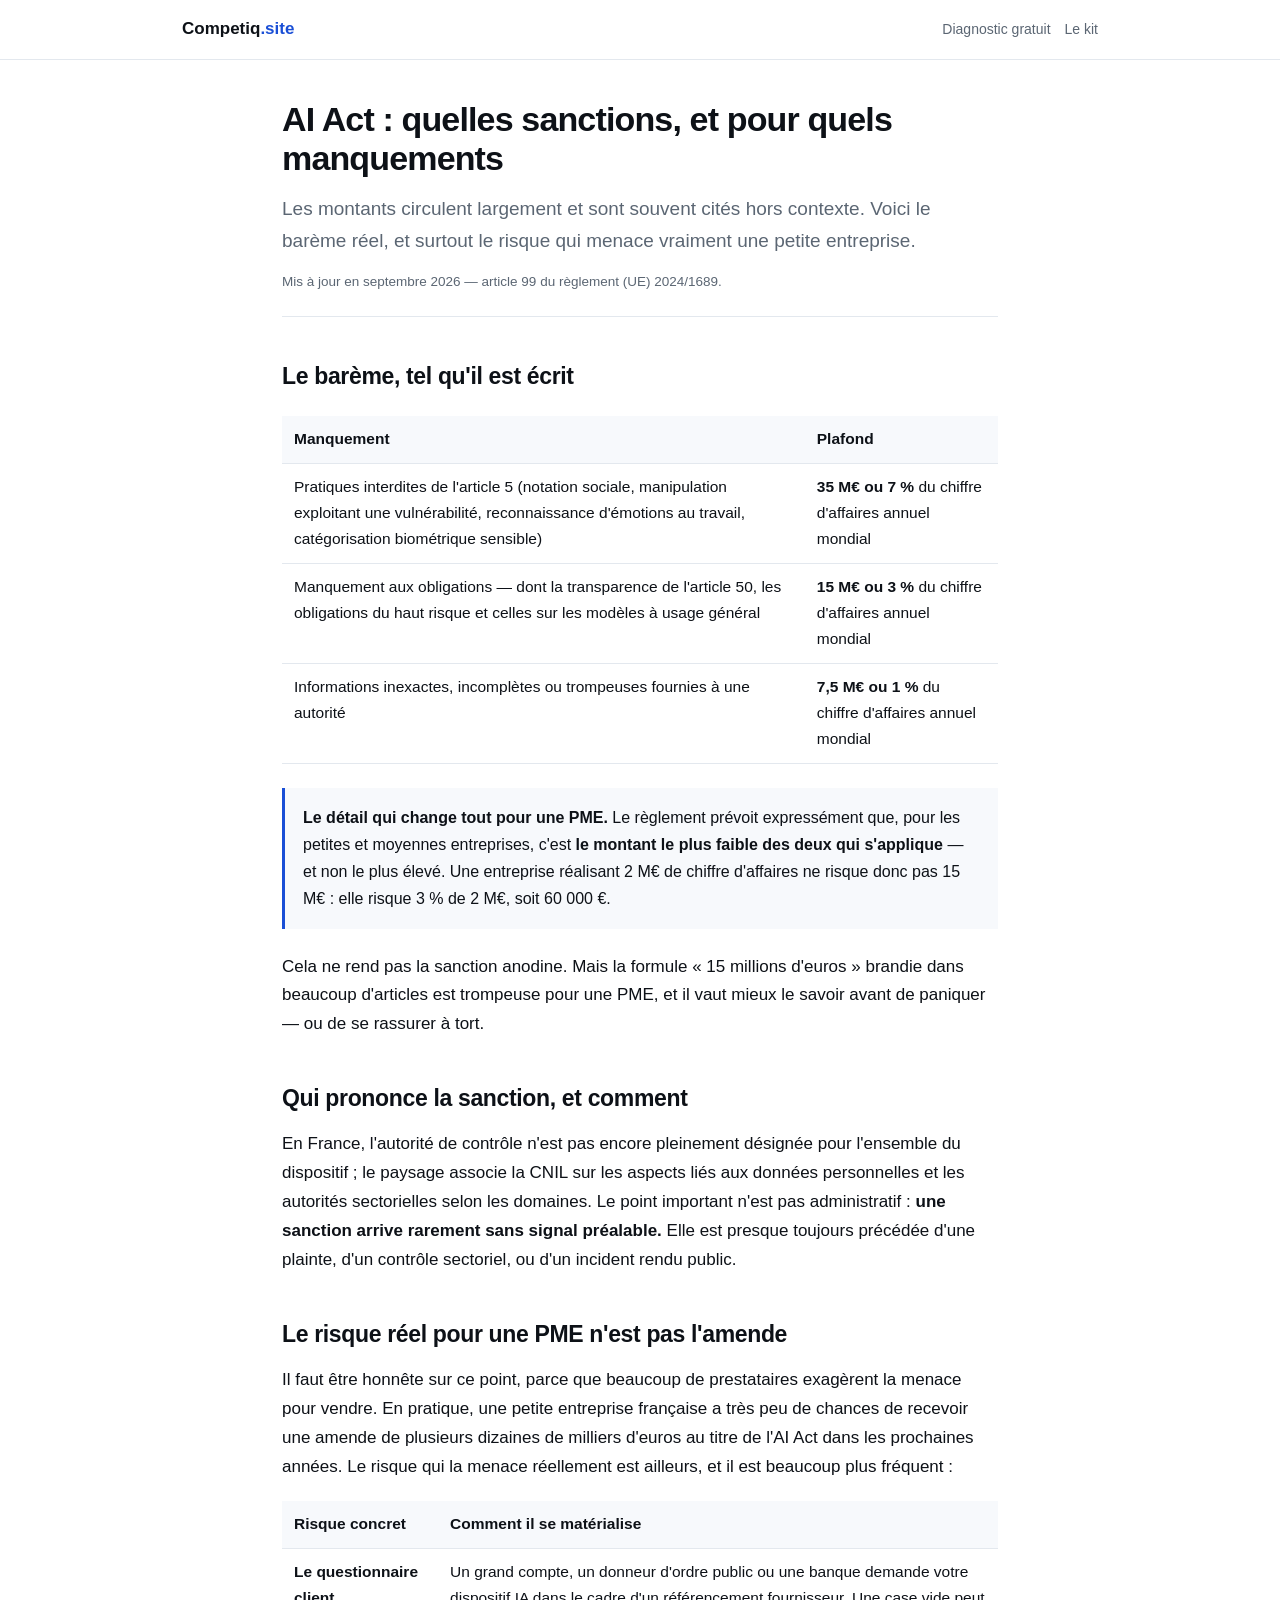
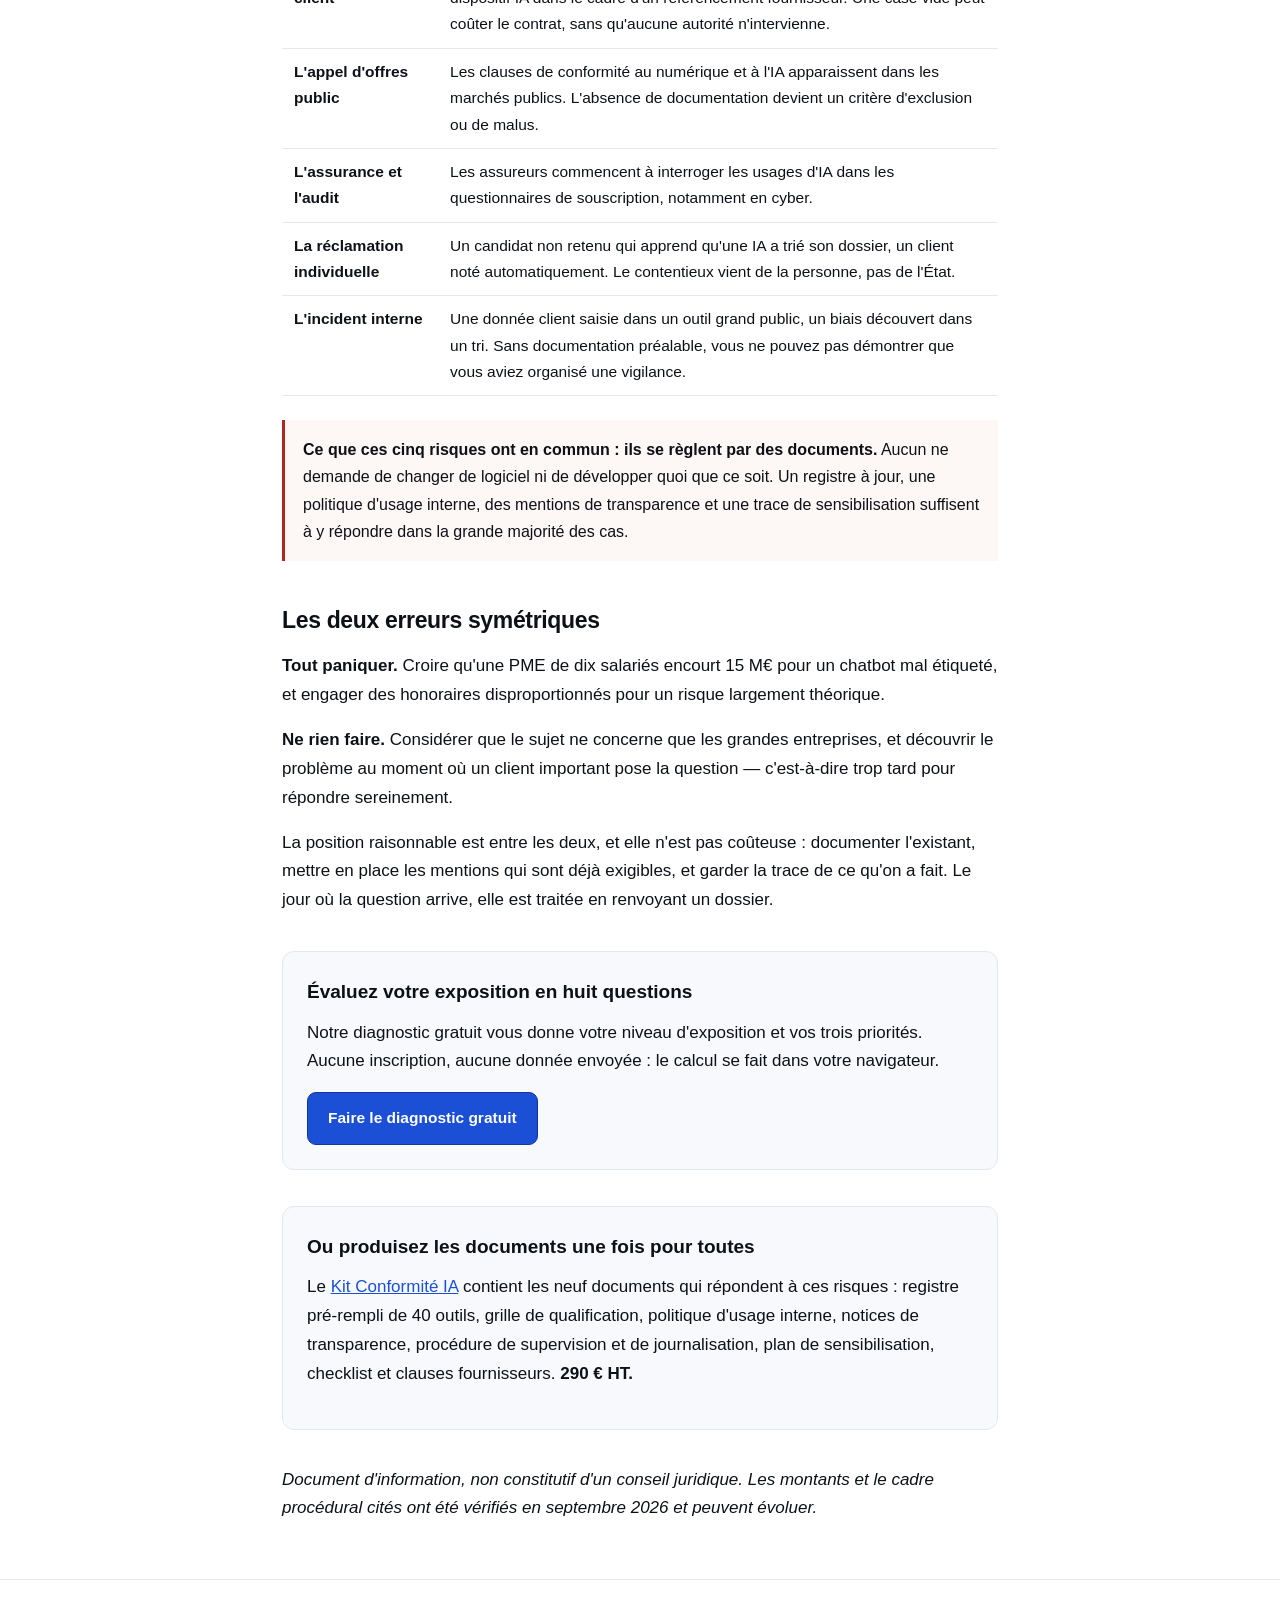
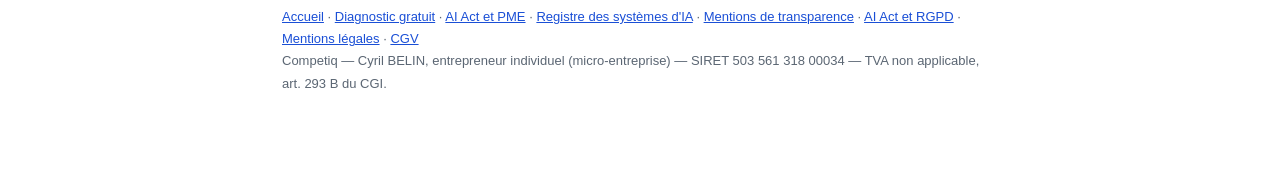
<file: sanctions-ai-act.html>
<!DOCTYPE html>
<html lang="fr">
<head>
<meta charset="utf-8">
<meta name="viewport" content="width=device-width, initial-scale=1">
<title>AI Act : quelles sanctions, et pour quels manquements</title>
<meta name="description" content="Le règlement européen sur l'IA prévoit jusqu'à 35 M€ ou 7 % du chiffre d'affaires. Barème réel, plafonds applicables aux PME, et le risque qui menace vraiment une petite entreprise.">
<link rel="stylesheet" href="article.css">
</head>
<body>

<header><div class="wrap">
  <div class="brand"><a href="index.html">Competiq<span>.site</span></a></div>
  <nav class="top"><a href="test-conformite.html">Diagnostic gratuit</a><a href="index.html#offres">Le kit</a></nav>
</div></header>

<div class="wrap">
  <h1>AI Act : quelles sanctions, et pour quels manquements</h1>
  <p class="lead">Les montants circulent largement et sont souvent cités hors contexte. Voici le barème réel, et surtout le risque qui menace vraiment une petite entreprise.</p>
  <p class="meta">Mis à jour en septembre 2026 — article 99 du règlement (UE) 2024/1689.</p>

  <h2>Le barème, tel qu'il est écrit</h2>
  <table>
    <tr><th>Manquement</th><th>Plafond</th></tr>
    <tr>
      <td>Pratiques interdites de l'article 5 (notation sociale, manipulation exploitant une vulnérabilité, reconnaissance d'émotions au travail, catégorisation biométrique sensible)</td>
      <td><strong>35 M€ ou 7 %</strong> du chiffre d'affaires annuel mondial</td>
    </tr>
    <tr>
      <td>Manquement aux obligations — dont la transparence de l'article 50, les obligations du haut risque et celles sur les modèles à usage général</td>
      <td><strong>15 M€ ou 3 %</strong> du chiffre d'affaires annuel mondial</td>
    </tr>
    <tr>
      <td>Informations inexactes, incomplètes ou trompeuses fournies à une autorité</td>
      <td><strong>7,5 M€ ou 1 %</strong> du chiffre d'affaires annuel mondial</td>
    </tr>
  </table>

  <div class="callout">
    <strong>Le détail qui change tout pour une PME.</strong> Le règlement prévoit expressément que, pour les petites et moyennes entreprises, c'est <strong>le montant le plus faible des deux qui s'applique</strong> — et non le plus élevé. Une entreprise réalisant 2 M€ de chiffre d'affaires ne risque donc pas 15 M€ : elle risque 3 % de 2 M€, soit 60 000 €.
  </div>
  <p>Cela ne rend pas la sanction anodine. Mais la formule « 15 millions d'euros » brandie dans beaucoup d'articles est trompeuse pour une PME, et il vaut mieux le savoir avant de paniquer — ou de se rassurer à tort.</p>

  <h2>Qui prononce la sanction, et comment</h2>
  <p>En France, l'autorité de contrôle n'est pas encore pleinement désignée pour l'ensemble du dispositif ; le paysage associe la CNIL sur les aspects liés aux données personnelles et les autorités sectorielles selon les domaines. Le point important n'est pas administratif : <strong>une sanction arrive rarement sans signal préalable.</strong> Elle est presque toujours précédée d'une plainte, d'un contrôle sectoriel, ou d'un incident rendu public.</p>

  <h2>Le risque réel pour une PME n'est pas l'amende</h2>
  <p>Il faut être honnête sur ce point, parce que beaucoup de prestataires exagèrent la menace pour vendre. En pratique, une petite entreprise française a très peu de chances de recevoir une amende de plusieurs dizaines de milliers d'euros au titre de l'AI Act dans les prochaines années. Le risque qui la menace réellement est ailleurs, et il est beaucoup plus fréquent :</p>

  <table>
    <tr><th>Risque concret</th><th>Comment il se matérialise</th></tr>
    <tr><td><strong>Le questionnaire client</strong></td><td>Un grand compte, un donneur d'ordre public ou une banque demande votre dispositif IA dans le cadre d'un référencement fournisseur. Une case vide peut coûter le contrat, sans qu'aucune autorité n'intervienne.</td></tr>
    <tr><td><strong>L'appel d'offres public</strong></td><td>Les clauses de conformité au numérique et à l'IA apparaissent dans les marchés publics. L'absence de documentation devient un critère d'exclusion ou de malus.</td></tr>
    <tr><td><strong>L'assurance et l'audit</strong></td><td>Les assureurs commencent à interroger les usages d'IA dans les questionnaires de souscription, notamment en cyber.</td></tr>
    <tr><td><strong>La réclamation individuelle</strong></td><td>Un candidat non retenu qui apprend qu'une IA a trié son dossier, un client noté automatiquement. Le contentieux vient de la personne, pas de l'État.</td></tr>
    <tr><td><strong>L'incident interne</strong></td><td>Une donnée client saisie dans un outil grand public, un biais découvert dans un tri. Sans documentation préalable, vous ne pouvez pas démontrer que vous aviez organisé une vigilance.</td></tr>
  </table>

  <div class="callout warn">
    <strong>Ce que ces cinq risques ont en commun : ils se règlent par des documents.</strong> Aucun ne demande de changer de logiciel ni de développer quoi que ce soit. Un registre à jour, une politique d'usage interne, des mentions de transparence et une trace de sensibilisation suffisent à y répondre dans la grande majorité des cas.
  </div>

  <h2>Les deux erreurs symétriques</h2>
  <p><strong>Tout paniquer.</strong> Croire qu'une PME de dix salariés encourt 15 M€ pour un chatbot mal étiqueté, et engager des honoraires disproportionnés pour un risque largement théorique.</p>
  <p><strong>Ne rien faire.</strong> Considérer que le sujet ne concerne que les grandes entreprises, et découvrir le problème au moment où un client important pose la question — c'est-à-dire trop tard pour répondre sereinement.</p>
  <p>La position raisonnable est entre les deux, et elle n'est pas coûteuse : documenter l'existant, mettre en place les mentions qui sont déjà exigibles, et garder la trace de ce qu'on a fait. Le jour où la question arrive, elle est traitée en renvoyant un dossier.</p>

  <div class="cta">
    <h3>Évaluez votre exposition en huit questions</h3>
    <p>Notre diagnostic gratuit vous donne votre niveau d'exposition et vos trois priorités. Aucune inscription, aucune donnée envoyée : le calcul se fait dans votre navigateur.</p>
    <p style="margin-bottom:0"><a class="btn" href="test-conformite.html">Faire le diagnostic gratuit</a></p>
  </div>

  <div class="cta">
    <h3>Ou produisez les documents une fois pour toutes</h3>
    <p>Le <a href="index.html#offres">Kit Conformité IA</a> contient les neuf documents qui répondent à ces risques : registre pré-rempli de 40 outils, grille de qualification, politique d'usage interne, notices de transparence, procédure de supervision et de journalisation, plan de sensibilisation, checklist et clauses fournisseurs. <strong>290 € HT.</strong></p>
  </div>

  <p><em>Document d'information, non constitutif d'un conseil juridique. Les montants et le cadre procédural cités ont été vérifiés en septembre 2026 et peuvent évoluer.</em></p>
</div>

<footer><div class="wrap">
  <a href="index.html">Accueil</a> · <a href="test-conformite.html">Diagnostic gratuit</a> ·
  <a href="ai-act-pme.html">AI Act et PME</a> ·
  <a href="registre-systemes-ia.html">Registre des systèmes d'IA</a> ·
  <a href="mentions-transparence-ia.html">Mentions de transparence</a> ·
  <a href="ai-act-rgpd.html">AI Act et RGPD</a> ·
  <a href="mentions-legales.html">Mentions légales</a> · <a href="cgv.html">CGV</a>
  <p>Competiq — Cyril BELIN, entrepreneur individuel (micro-entreprise) — SIRET 503 561 318 00034 — TVA non applicable, art. 293 B du CGI.</p>
</div></footer>
</body></html>
</file>
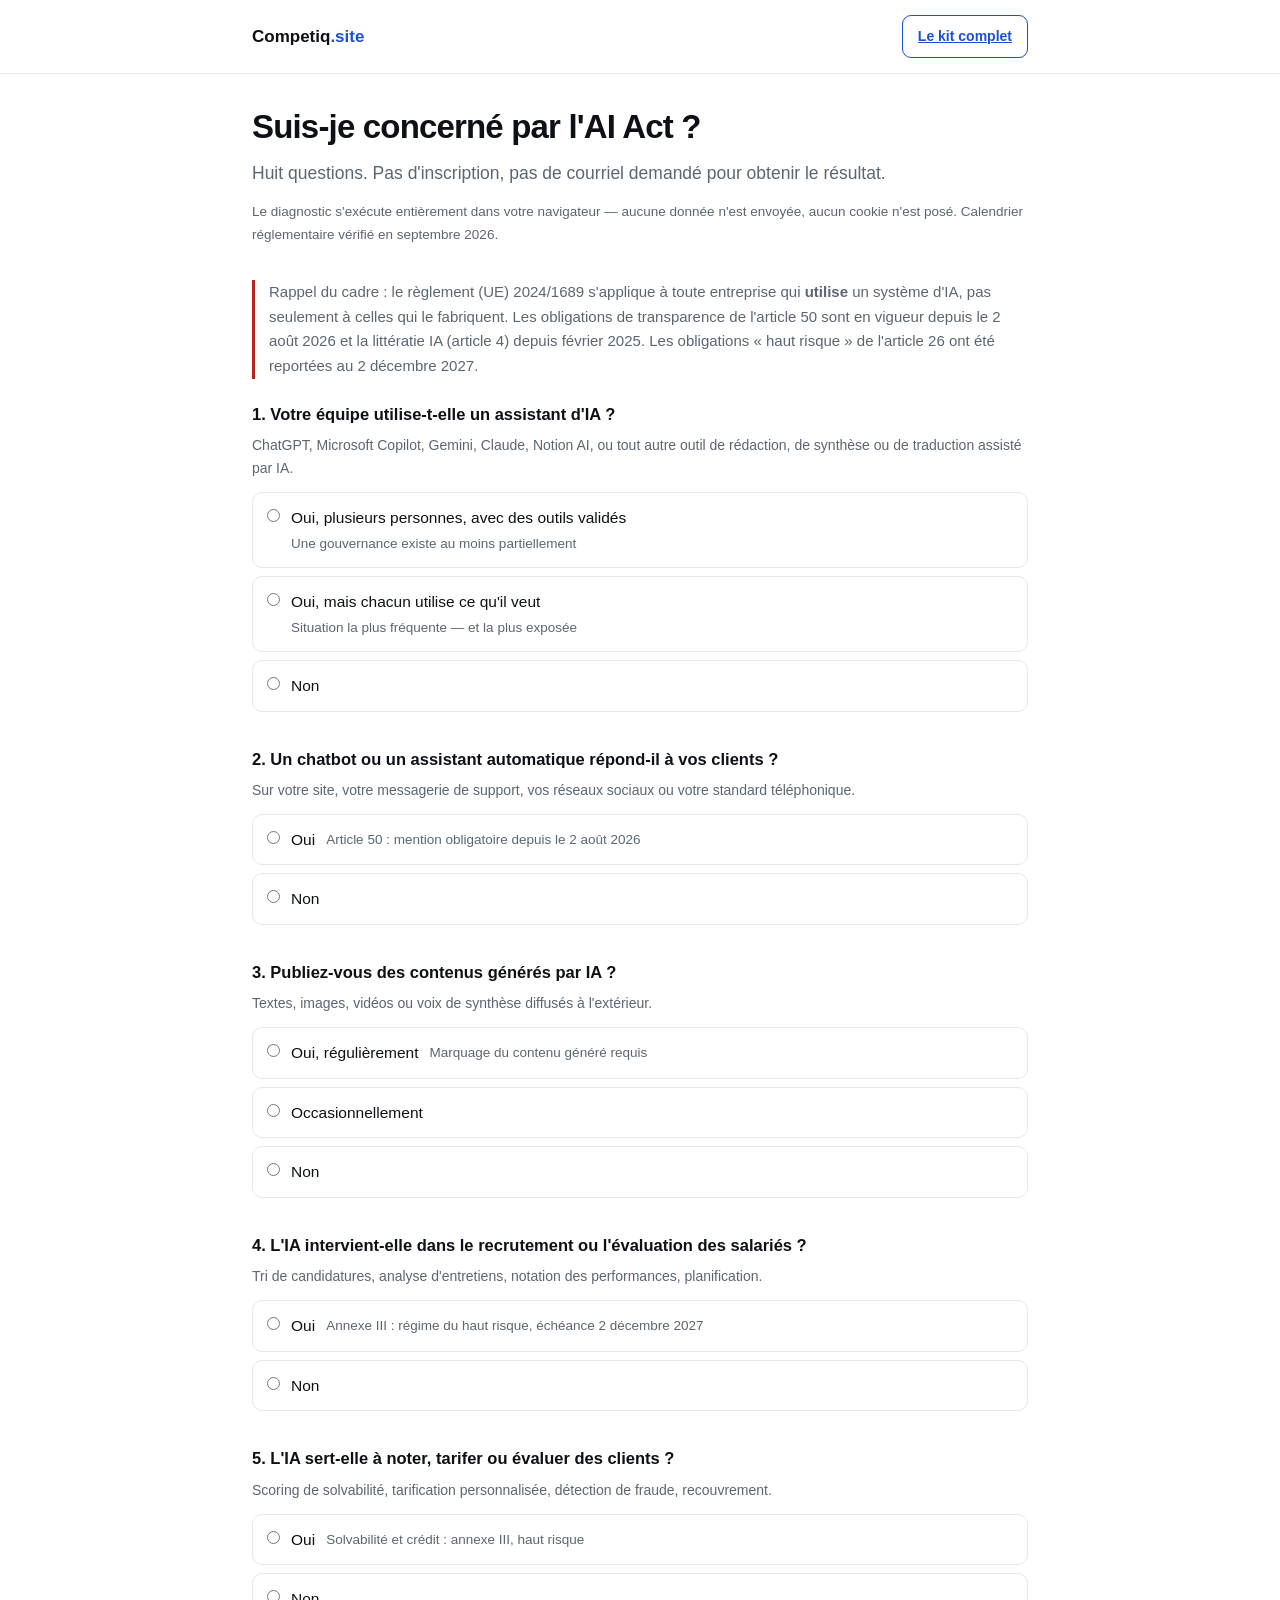
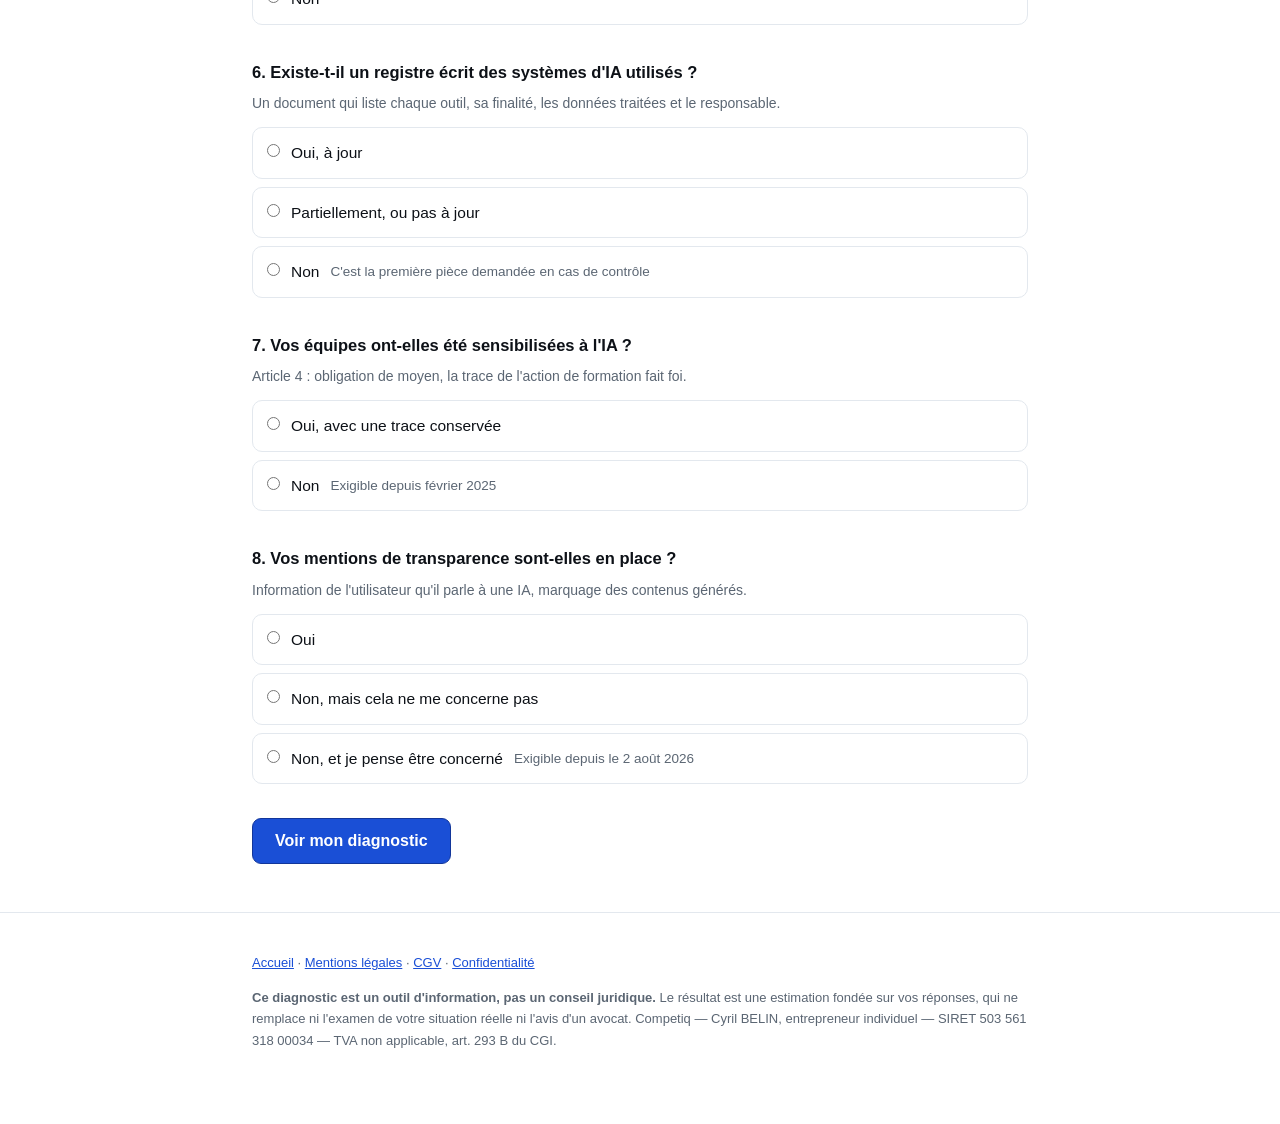
<file: test-conformite.html>
<!DOCTYPE html>
<html lang="fr">
<head>
<meta charset="utf-8">
<meta name="viewport" content="width=device-width, initial-scale=1">
<title>Suis-je concerné par l'AI Act ? — Diagnostic gratuit en 8 questions</title>
<meta name="description" content="Diagnostic gratuit : 8 questions pour savoir si votre PME est concernée par le règlement européen sur l'IA, quel est votre niveau d'exposition et par quoi commencer. Sans inscription.">
<style>
  :root{--ink:#0d1117;--muted:#5b6673;--line:#e3e8ee;--accent:#1a4fd6;--accent-dark:#12369a;--warn:#b3261e;--ok:#0f7b45;--soft:#f7f9fc;}
  *{box-sizing:border-box}
  body{margin:0;font:16px/1.65 -apple-system,BlinkMacSystemFont,"Segoe UI",Roboto,Helvetica,Arial,sans-serif;color:var(--ink);background:#fff}
  .wrap{max-width:820px;margin:0 auto;padding:0 22px}
  header{border-bottom:1px solid var(--line);padding:15px 0}
  header .wrap{display:flex;justify-content:space-between;align-items:center}
  .brand{font-weight:700;font-size:17px}
  .brand span{color:var(--accent)}
  .brand a{color:inherit;text-decoration:none}
  h1{font-size:33px;line-height:1.18;letter-spacing:-.025em;margin:34px 0 12px}
  .lead{font-size:17.5px;color:var(--muted);margin:0 0 8px}
  .meta{font-size:13.5px;color:var(--muted);margin-bottom:34px}
  fieldset{border:none;padding:0;margin:0 0 26px}
  legend{font-size:16.5px;font-weight:700;padding:0;margin-bottom:4px;display:block}
  .hint{font-size:14px;color:var(--muted);margin:2px 0 12px}
  label.opt{display:flex;gap:11px;align-items:flex-start;border:1px solid var(--line);border-radius:10px;padding:12px 14px;margin-bottom:8px;cursor:pointer;transition:.12s}
  label.opt:hover{border-color:#c3cee0;background:var(--soft)}
  label.opt input{margin:4px 0 0;flex:0 0 auto}
  label.opt.sel{border-color:var(--accent);background:#f2f6ff}
  .txt{font-size:15.5px}
  .sub{display:block;font-size:13.5px;color:var(--muted);margin-top:2px}
  .btn{display:inline-block;background:var(--accent);color:#fff;border:1px solid var(--accent-dark);border-radius:9px;padding:13px 22px;font-weight:600;font-size:16px;cursor:pointer}
  .btn:hover{background:var(--accent-dark)}
  .btn:disabled{opacity:.45;cursor:not-allowed}
  .btn.ghost{background:#fff;color:var(--accent);border-color:var(--accent)}
  .btn.ghost:hover{background:#f0f4ff}
  #resultat{display:none;margin-top:10px}
  .score{border-radius:14px;padding:24px;margin-bottom:22px}
  .score h2{margin:0 0 6px;font-size:24px;letter-spacing:-.02em}
  .score p{margin:0;font-size:16px}
  .niveau-rouge{background:#fdf1f0;border:1px solid #f0cbc7}
  .niveau-orange{background:#fff9e6;border:1px solid #f2e2b0}
  .niveau-vert{background:#eefaf2;border:1px solid #bfe8cf}
  .niveau-rouge h2,.niveau-orange h2{color:var(--warn)}
  .niveau-vert h2{color:var(--ok)}
  table{width:100%;border-collapse:collapse;margin:16px 0;font-size:15px}
  th,td{text-align:left;padding:10px 12px;border-bottom:1px solid var(--line);vertical-align:top}
  th{background:var(--soft);font-weight:700}
  ul.clean{list-style:none;padding:0;margin:8px 0 0}
  ul.clean li{padding-left:24px;position:relative;margin-bottom:9px;font-size:15.5px}
  ul.clean li:before{content:"→";position:absolute;left:0;color:var(--accent);font-weight:700}
  .card{border:1px solid var(--line);border-radius:12px;padding:22px;background:var(--soft);margin:22px 0}
  .card h3{margin:0 0 10px;font-size:18px}
  textarea{width:100%;min-height:130px;border:1px solid var(--line);border-radius:9px;padding:12px;font:14.5px/1.6 ui-monospace,Menlo,Consolas,monospace;color:var(--ink);background:#fff;resize:vertical}
  .cta-row{display:flex;gap:12px;flex-wrap:wrap;align-items:center;margin-top:16px}
  .note{font-size:13.5px;color:var(--muted);margin-top:12px}
  footer{border-top:1px solid var(--line);margin-top:48px;padding:26px 0 60px;font-size:13px;color:var(--muted)}
  footer a{color:var(--accent)}
  .flag{font-size:15px;color:var(--muted);border-left:3px solid var(--warn);padding-left:14px;margin:22px 0}
  @media(max-width:640px){h1{font-size:26px}}
</style>
</head>
<body>

<header><div class="wrap">
  <div class="brand"><a href="index.html">Competiq<span>.site</span></a></div>
  <a class="btn ghost" style="padding:9px 15px;font-size:14px" href="index.html">Le kit complet</a>
</div></header>

<div class="wrap">
  <h1>Suis-je concerné par l'AI Act&nbsp;?</h1>
  <p class="lead">Huit questions. Pas d'inscription, pas de courriel demandé pour obtenir le résultat.</p>
  <p class="meta">Le diagnostic s'exécute entièrement dans votre navigateur — aucune donnée n'est envoyée, aucun cookie n'est posé. Calendrier réglementaire vérifié en septembre 2026.</p>

  <div class="flag">
    Rappel du cadre : le règlement (UE) 2024/1689 s'applique à toute entreprise qui
    <strong>utilise</strong> un système d'IA, pas seulement à celles qui le fabriquent. Les
    obligations de transparence de l'article 50 sont en vigueur depuis le 2 août 2026 et la
    littératie IA (article 4) depuis février 2025. Les obligations « haut risque » de
    l'article 26 ont été reportées au 2 décembre 2027.
  </div>

  <form id="diag">

    <fieldset>
      <legend>1. Votre équipe utilise-t-elle un assistant d'IA&nbsp;?</legend>
      <p class="hint">ChatGPT, Microsoft Copilot, Gemini, Claude, Notion AI, ou tout autre outil de rédaction, de synthèse ou de traduction assisté par IA.</p>
      <label class="opt"><input type="radio" name="q1" value="2"><span class="txt">Oui, plusieurs personnes, avec des outils validés<span class="sub">Une gouvernance existe au moins partiellement</span></span></label>
      <label class="opt"><input type="radio" name="q1" value="3"><span class="txt">Oui, mais chacun utilise ce qu'il veut<span class="sub">Situation la plus fréquente — et la plus exposée</span></span></label>
      <label class="opt"><input type="radio" name="q1" value="0"><span class="txt">Non</span></label>
    </fieldset>

    <fieldset>
      <legend>2. Un chatbot ou un assistant automatique répond-il à vos clients&nbsp;?</legend>
      <p class="hint">Sur votre site, votre messagerie de support, vos réseaux sociaux ou votre standard téléphonique.</p>
      <label class="opt"><input type="radio" name="q2" value="4"><span class="txt">Oui</span><span class="sub">Article 50 : mention obligatoire depuis le 2 août 2026</span></label>
      <label class="opt"><input type="radio" name="q2" value="0"><span class="txt">Non</span></label>
    </fieldset>

    <fieldset>
      <legend>3. Publiez-vous des contenus générés par IA&nbsp;?</legend>
      <p class="hint">Textes, images, vidéos ou voix de synthèse diffusés à l'extérieur.</p>
      <label class="opt"><input type="radio" name="q3" value="3"><span class="txt">Oui, régulièrement</span><span class="sub">Marquage du contenu généré requis</span></label>
      <label class="opt"><input type="radio" name="q3" value="1"><span class="txt">Occasionnellement</span></label>
      <label class="opt"><input type="radio" name="q3" value="0"><span class="txt">Non</span></label>
    </fieldset>

    <fieldset>
      <legend>4. L'IA intervient-elle dans le recrutement ou l'évaluation des salariés&nbsp;?</legend>
      <p class="hint">Tri de candidatures, analyse d'entretiens, notation des performances, planification.</p>
      <label class="opt"><input type="radio" name="q4" value="5"><span class="txt">Oui</span><span class="sub">Annexe III : régime du haut risque, échéance 2 décembre 2027</span></span></label>
      <label class="opt"><input type="radio" name="q4" value="0"><span class="txt">Non</span></label>
    </fieldset>

    <fieldset>
      <legend>5. L'IA sert-elle à noter, tarifer ou évaluer des clients&nbsp;?</legend>
      <p class="hint">Scoring de solvabilité, tarification personnalisée, détection de fraude, recouvrement.</p>
      <label class="opt"><input type="radio" name="q5" value="5"><span class="txt">Oui</span><span class="sub">Solvabilité et crédit : annexe III, haut risque</span></label>
      <label class="opt"><input type="radio" name="q5" value="0"><span class="txt">Non</span></label>
    </fieldset>

    <fieldset>
      <legend>6. Existe-t-il un registre écrit des systèmes d'IA utilisés&nbsp;?</legend>
      <p class="hint">Un document qui liste chaque outil, sa finalité, les données traitées et le responsable.</p>
      <label class="opt"><input type="radio" name="q6" value="0"><span class="txt">Oui, à jour</span></label>
      <label class="opt"><input type="radio" name="q6" value="3"><span class="txt">Partiellement, ou pas à jour</span></label>
      <label class="opt"><input type="radio" name="q6" value="4"><span class="txt">Non</span><span class="sub">C'est la première pièce demandée en cas de contrôle</span></label>
    </fieldset>

    <fieldset>
      <legend>7. Vos équipes ont-elles été sensibilisées à l'IA&nbsp;?</legend>
      <p class="hint">Article 4 : obligation de moyen, la trace de l'action de formation fait foi.</p>
      <label class="opt"><input type="radio" name="q7" value="0"><span class="txt">Oui, avec une trace conservée</span></label>
      <label class="opt"><input type="radio" name="q7" value="3"><span class="txt">Non</span><span class="sub">Exigible depuis février 2025</span></label>
    </fieldset>

    <fieldset>
      <legend>8. Vos mentions de transparence sont-elles en place&nbsp;?</legend>
      <p class="hint">Information de l'utilisateur qu'il parle à une IA, marquage des contenus générés.</p>
      <label class="opt"><input type="radio" name="q8" value="0"><span class="txt">Oui</span></label>
      <label class="opt"><input type="radio" name="q8" value="2"><span class="txt">Non, mais cela ne me concerne pas</span></label>
      <label class="opt"><input type="radio" name="q8" value="4"><span class="txt">Non, et je pense être concerné</span><span class="sub">Exigible depuis le 2 août 2026</span></label>
    </fieldset>

    <button type="submit" class="btn" id="go">Voir mon diagnostic</button>
  </form>

  <div id="resultat"></div>
</div>

<footer><div class="wrap">
  <p><a href="index.html">Accueil</a> · <a href="mentions-legales.html">Mentions légales</a> ·
  <a href="cgv.html">CGV</a> · <a href="confidentialite.html">Confidentialité</a></p>
  <p><strong>Ce diagnostic est un outil d'information, pas un conseil juridique.</strong>
  Le résultat est une estimation fondée sur vos réponses, qui ne remplace ni l'examen de votre
  situation réelle ni l'avis d'un avocat. Competiq — Cyril BELIN, entrepreneur individuel —
  SIRET 503 561 318 00034 — TVA non applicable, art. 293 B du CGI.</p>
</div></footer>

<script>
(function(){
  var form = document.getElementById('diag');
  var res = document.getElementById('resultat');
  var reponses = {};

  // Met en evidence l'option choisie
  form.addEventListener('change', function(e){
    if(e.target.type === 'radio'){
      var n = e.target.name;
      reponses[n] = {valeur: parseInt(e.target.value,10), libelle: (e.target.parentNode.querySelector('.txt').childNodes[0].textContent || '').trim()};
      var groupe = form.querySelectorAll('input[name="'+n+'"]');
      for(var i=0;i<groupe.length;i++){ groupe[i].parentNode.classList.remove('sel'); }
      e.target.parentNode.classList.add('sel');
    }
  });

  form.addEventListener('submit', function(ev){
    ev.preventDefault();
    var manquantes = [];
    for(var i=1;i<=8;i++){ if(!reponses['q'+i]) manquantes.push(i); }
    if(manquantes.length){
      alert('Il reste ' + manquantes.length + ' question(s) sans réponse. Répondez à toutes les questions pour obtenir un diagnostic fiable.');
      return;
    }

    var exposition = reponses.q1.valeur + reponses.q2.valeur + reponses.q3.valeur
                   + reponses.q4.valeur + reponses.q5.valeur;
    var maturite = reponses.q6.valeur + reponses.q7.valeur + reponses.q8.valeur;
    var total = exposition + maturite;

    var niveau, titre, phrase;
    if(total >= 20){
      niveau = 'rouge';
      titre = 'Exposition élevée — à traiter en priorité';
      phrase = "Votre situation combine des usages d'IA au contact de personnes et une absence de documentation. C'est exactement le profil qu'un contrôle ou qu'un questionnaire client met en difficulté. La bonne nouvelle : l'essentiel se règle par des documents, pas par des développements.";
    } else if(total >= 10){
      niveau = 'orange';
      titre = 'Exposition modérée — des manques identifiés';
      phrase = "Vous avez engagé une partie du travail, mais il reste des trous. Les obligations les plus immédiates — transparence et sensibilisation — ne sont pas couvertes, et le registre n'est pas fiable.";
    } else {
      niveau = 'vert';
      titre = 'Exposition faible — surveiller';
      phrase = "Votre usage de l'IA reste limité et documenté. Le sujet n'est pas urgent pour vous, mais il faut le revoir une fois par an, et à chaque nouvel outil adopté.";
    }

    var actions = [];
    if(reponses.q2.valeur > 0) actions.push("<strong>Mettre en place la mention de transparence</strong> sur votre chatbot — article 50, exigible depuis le 2 août 2026. C'est la mesure la plus rapide de tout le dispositif : moins d'une heure.");
    if(reponses.q3.valeur > 0) actions.push("<strong>Marquer vos contenus générés</strong> (mention visible et métadonnées de provenance conservées) — article 50 §2.");
    if(reponses.q6.valeur >= 3) actions.push("<strong>Constituer le registre des systèmes d'IA</strong> : c'est la pièce centrale, celle qui conditionne toutes les autres. Un tableur suffit, à condition d'être à jour.");
    if(reponses.q7.valeur >= 3) actions.push("<strong>Organiser une session de sensibilisation</strong> et en conserver la trace — article 4, exigible depuis février 2025.");
    if(reponses.q8.valeur >= 4) actions.push("<strong>Vérifier systématiquement vos points de contact</strong> avant de publier un nouvel usage d'IA.");
    if(reponses.q1.valeur >= 3) actions.push("<strong>Encadrer les usages non validés</strong> (« shadow AI ») par une politique interne : c'est le point de fuite le plus courant, et il pose aussi des questions de confidentialité au titre du RGPD.");
    if(reponses.q4.valeur > 0) actions.push("<strong>Usages RH : anticiper dès maintenant.</strong> Le régime du haut risque s'applique au 2 décembre 2027 — supervision humaine effective, information des candidats et des salariés, journalisation conservée au moins six mois. Le travail se fait maintenant, pas la veille.");
    if(reponses.q5.valeur > 0) actions.push("<strong>Scoring ou tarification client : même anticipation</strong>, avec en plus une vigilance sur les biais, qui relève aussi du RGPD.");
    if(!actions.length) actions.push("Aucune action urgente. Revoyez ce diagnostic une fois par an et à chaque nouvel outil adopté.");

    var recap = "Votre diagnostic AI Act — Competiq\n"
      + "Score : " + total + "/30 (" + titre + ")\n\n"
      + "Mes réponses :\n"
      + "1. Assistants IA : " + reponses.q1.libelle + "\n"
      + "2. Chatbot client : " + reponses.q2.libelle + "\n"
      + "3. Contenus générés : " + reponses.q3.libelle + "\n"
      + "4. IA en RH : " + reponses.q4.libelle + "\n"
      + "5. IA sur les clients : " + reponses.q5.libelle + "\n"
      + "6. Registre des systèmes : " + reponses.q6.libelle + "\n"
      + "7. Sensibilisation des équipes : " + reponses.q7.libelle + "\n"
      + "8. Mentions de transparence : " + reponses.q8.libelle + "\n\n"
      + "Merci de m'envoyer la grille de qualification complète et votre lecture de ma situation.\n";

    var lienMail = "mailto:contact@competiq.site"
      + "?subject=" + encodeURIComponent("Mon diagnostic AI Act — score " + total + "/30")
      + "&body=" + encodeURIComponent(recap);

    var html = ''
      + '<div class="score niveau-' + niveau + '">'
      +   '<h2>' + titre + '</h2>'
      +   '<p>' + phrase + '</p>'
      + '</div>'
      + '<table><tr><th>Dimension</th><th>Score</th><th>Lecture</th></tr>'
      +   '<tr><td>Exposition (usages d\'IA)</td><td>' + exposition + ' / 19</td><td>Ce que vous faites, et donc ce que le règlement attend de vous.</td></tr>'
      +   '<tr><td>Maturité (documentation)</td><td>' + maturite + ' / 11</td><td>Ce que vous pouvez prouver aujourd\'hui. C\'est presque toujours le plus faible.</td></tr>'
      + '</table>'
      + '<h3 style="font-size:19px;margin-top:28px">Par quoi commencer, dans votre cas</h3>'
      + '<ul class="clean">' + actions.map(function(a){return '<li>'+a+'</li>';}).join('') + '</ul>'
      + '<div class="card">'
      +   '<h3>Recevez la grille de qualification complète</h3>'
      +   '<p style="margin:0 0 10px;font-size:15.5px">Elle détaille les quatre niveaux de risque, l\'arbre de décision et les six usages à vérifier en priorité. Deux pages, gratuit, envoyé par courriel.</p>'
      +   '<textarea readonly id="recap">' + recap + '</textarea>'
      +   '<div class="cta-row">'
      +     '<a class="btn" href="' + lienMail + '" id="mailto">Recevoir la grille par courriel</a>'
      +     '<button class="btn ghost" id="copier" type="button">Copier le récapitulatif</button>'
      +   '</div>'
      +   '<p class="note">Le bouton ouvre votre logiciel de messagerie avec le récapitulatif déjà rédigé. Vous pouvez aussi écrire directement à <a href="mailto:contact@competiq.site">contact@competiq.site</a>. Aucun envoi automatique, aucune inscription : si vous ne m\'écrivez pas, vous ne recevrez rien.</p>'
      + '</div>'
      + '<div class="card">'
      +   '<h3>Si vous préférez déléguer</h3>'
      +   '<p style="margin:0;font-size:15.5px">Le <a href="index.html">Kit Conformité IA</a> contient les neuf documents correspondant à ces actions — registre pré-rempli de 40 outils courants, politique interne, notices de transparence, procédure de supervision et de journalisation, plan de sensibilisation, checklist et clauses fournisseurs. <strong>290 € HT.</strong> L\'accompagnement complet, avec inventaire réel de vos systèmes et documents rédigés à votre nom, est à <strong>890 € HT</strong>.</p>'
      + '</div>'
      + '<p class="note">Diagnostic établi à partir de vos seules réponses. Il s\'agit d\'un outil d\'information et non d\'un conseil juridique : seul un avocat peut délivrer une consultation juridique. Calendrier vérifié en septembre 2026.</p>';

    res.innerHTML = html;
    res.style.display = 'block';
    document.getElementById('copier').addEventListener('click', function(){
      var t = document.getElementById('recap');
      t.select(); t.setSelectionRange(0, 99999);
      try{ document.execCommand('copy'); this.textContent = 'Récapitulatif copié'; }
      catch(e){ this.textContent = 'Sélectionnez le texte pour le copier'; }
    });
    res.scrollIntoView({behavior:'smooth', block:'start'});
  });
})();
</script>
</body>
</html>
</file>
<file: article.css>
:root{--ink:#0d1117;--muted:#5b6673;--line:#e3e8ee;--accent:#1a4fd6;--soft:#f7f9fc;--warn:#b3261e;--ok:#0f7b45;}
*{box-sizing:border-box}
body{margin:0;font:17px/1.7 -apple-system,BlinkMacSystemFont,"Segoe UI",Roboto,Helvetica,Arial,sans-serif;color:var(--ink);background:#fff}
.wrap{max-width:760px;margin:0 auto;padding:0 22px}
header{border-bottom:1px solid var(--line);padding:15px 0}
header .wrap{display:flex;justify-content:space-between;align-items:center;max-width:960px}
.brand{font-weight:700;font-size:17px}
.brand span{color:var(--accent)}
.brand a{color:inherit;text-decoration:none}
nav.top{font-size:14px;color:var(--muted)}
nav.top a{color:var(--muted);text-decoration:none;margin-left:14px}
nav.top a:hover{color:var(--accent)}
h1{font-size:34px;line-height:1.16;letter-spacing:-.025em;margin:40px 0 14px}
h2{font-size:23px;letter-spacing:-.015em;margin:40px 0 12px}
h3{font-size:18px;margin:26px 0 8px}
p{margin:0 0 16px}
.lead{font-size:19px;color:var(--muted);margin-bottom:14px}
.meta{font-size:13.5px;color:var(--muted);margin-bottom:30px;padding-bottom:22px;border-bottom:1px solid var(--line)}
a{color:var(--accent)}
ul,ol{margin:0 0 16px;padding-left:24px}
li{margin-bottom:8px}
table{width:100%;border-collapse:collapse;margin:20px 0;font-size:15.5px}
th,td{text-align:left;padding:10px 12px;border-bottom:1px solid var(--line);vertical-align:top}
th{background:var(--soft);font-weight:700}
.callout{border-left:3px solid var(--accent);background:var(--soft);padding:16px 18px;margin:24px 0;font-size:16px}
.callout.warn{border-color:var(--warn);background:#fdf7f6}
.cta{border:1px solid var(--line);border-radius:12px;padding:24px;background:var(--soft);margin:36px 0}
.cta h3{margin:0 0 10px;font-size:19px}
.btn{display:inline-block;background:var(--accent);color:#fff;text-decoration:none;border:1px solid #12369a;border-radius:9px;padding:12px 20px;font-weight:600;font-size:15.5px}
.btn:hover{background:#12369a}
.btn.ghost{background:#fff;color:var(--accent);border-color:var(--accent)}
footer{border-top:1px solid var(--line);margin-top:56px;padding:26px 0 64px;font-size:13px;color:var(--muted)}
footer a{color:var(--accent)}
@media(max-width:640px){h1{font-size:27px}h2{font-size:20px}.lead{font-size:17px}}
</file>
